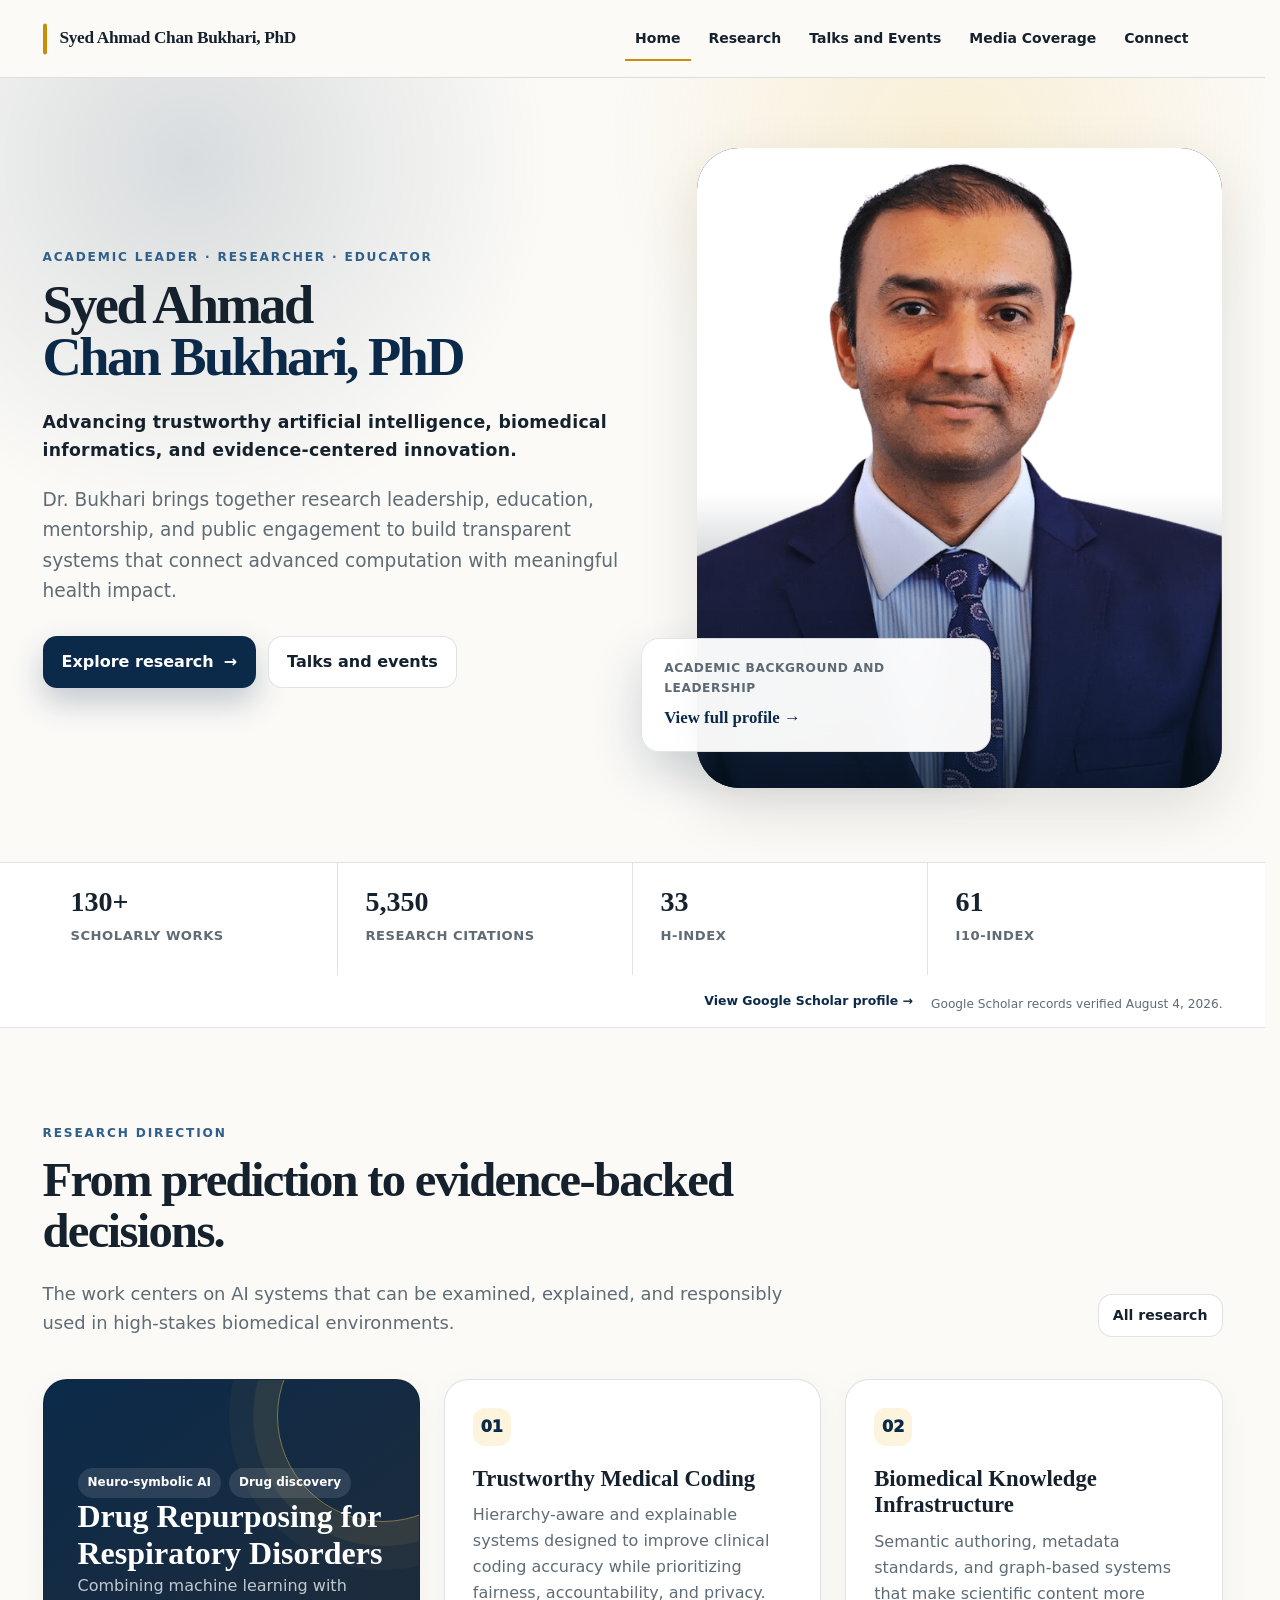
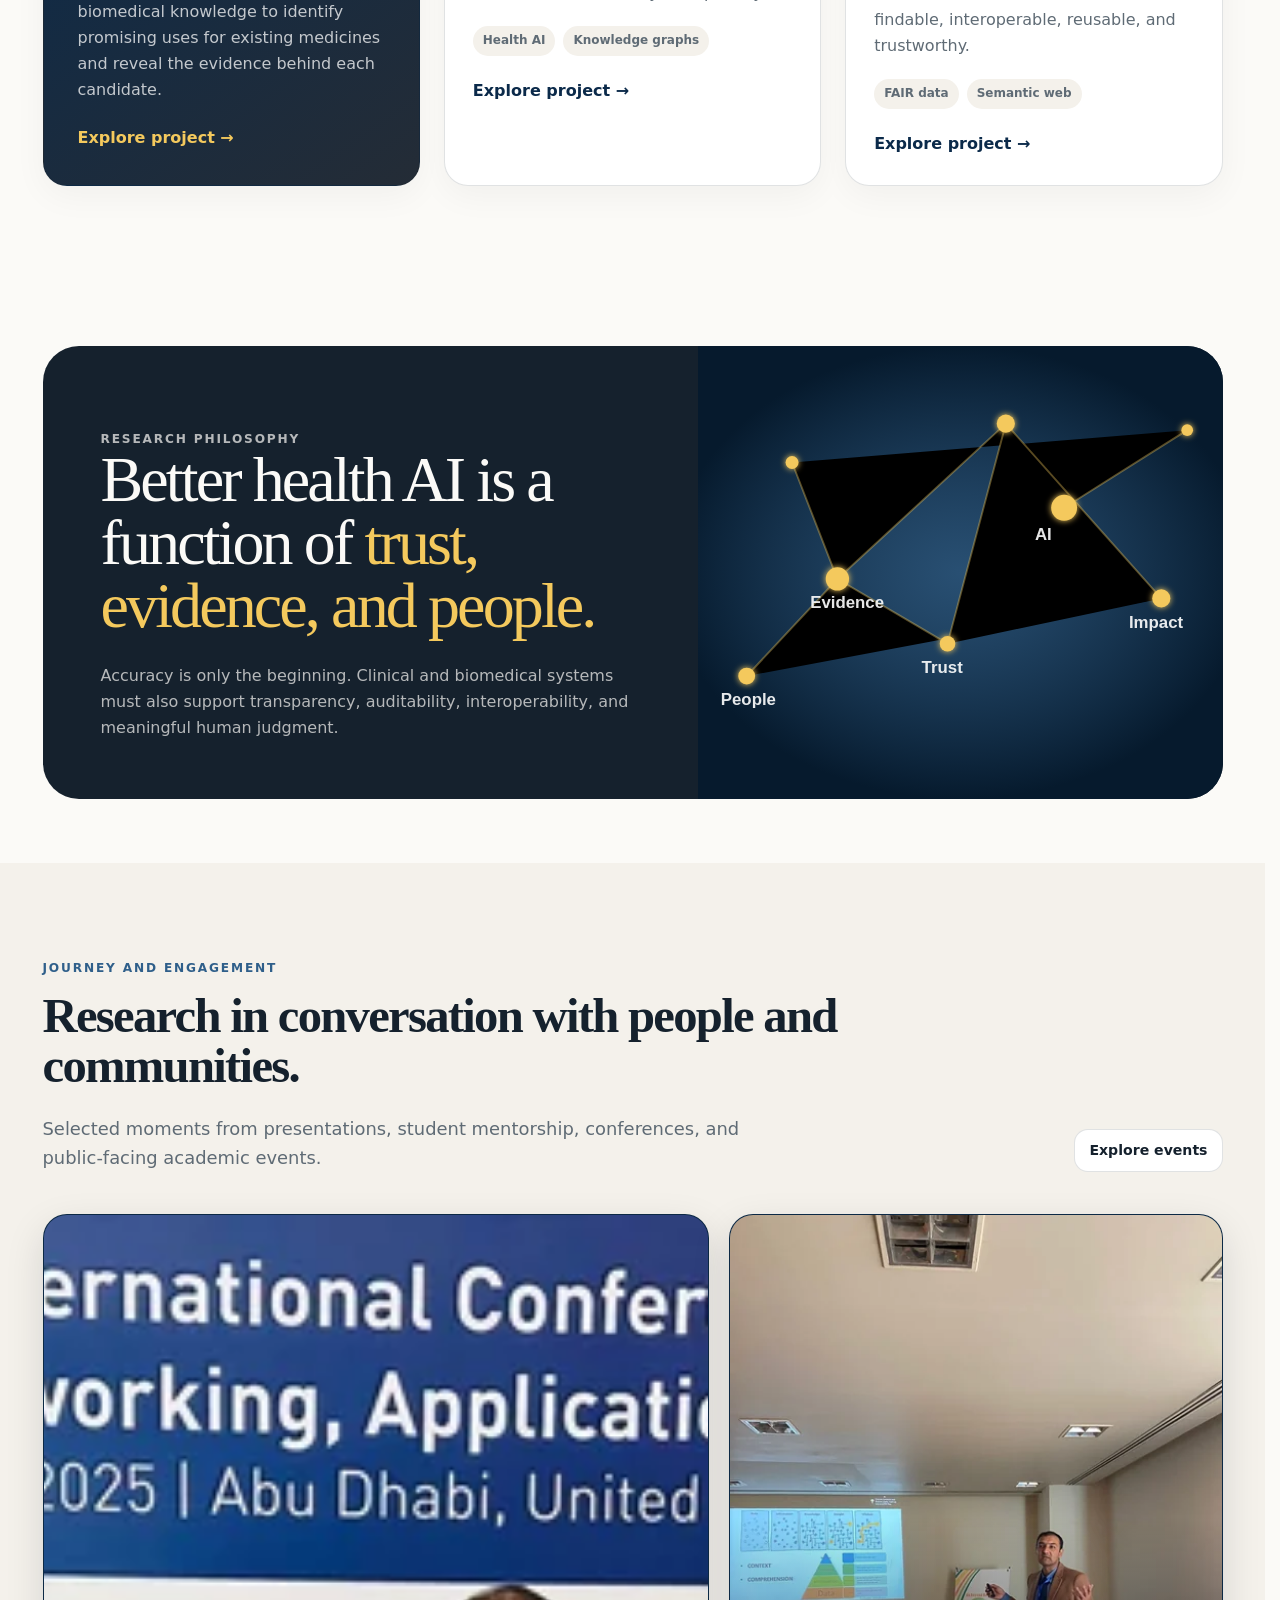
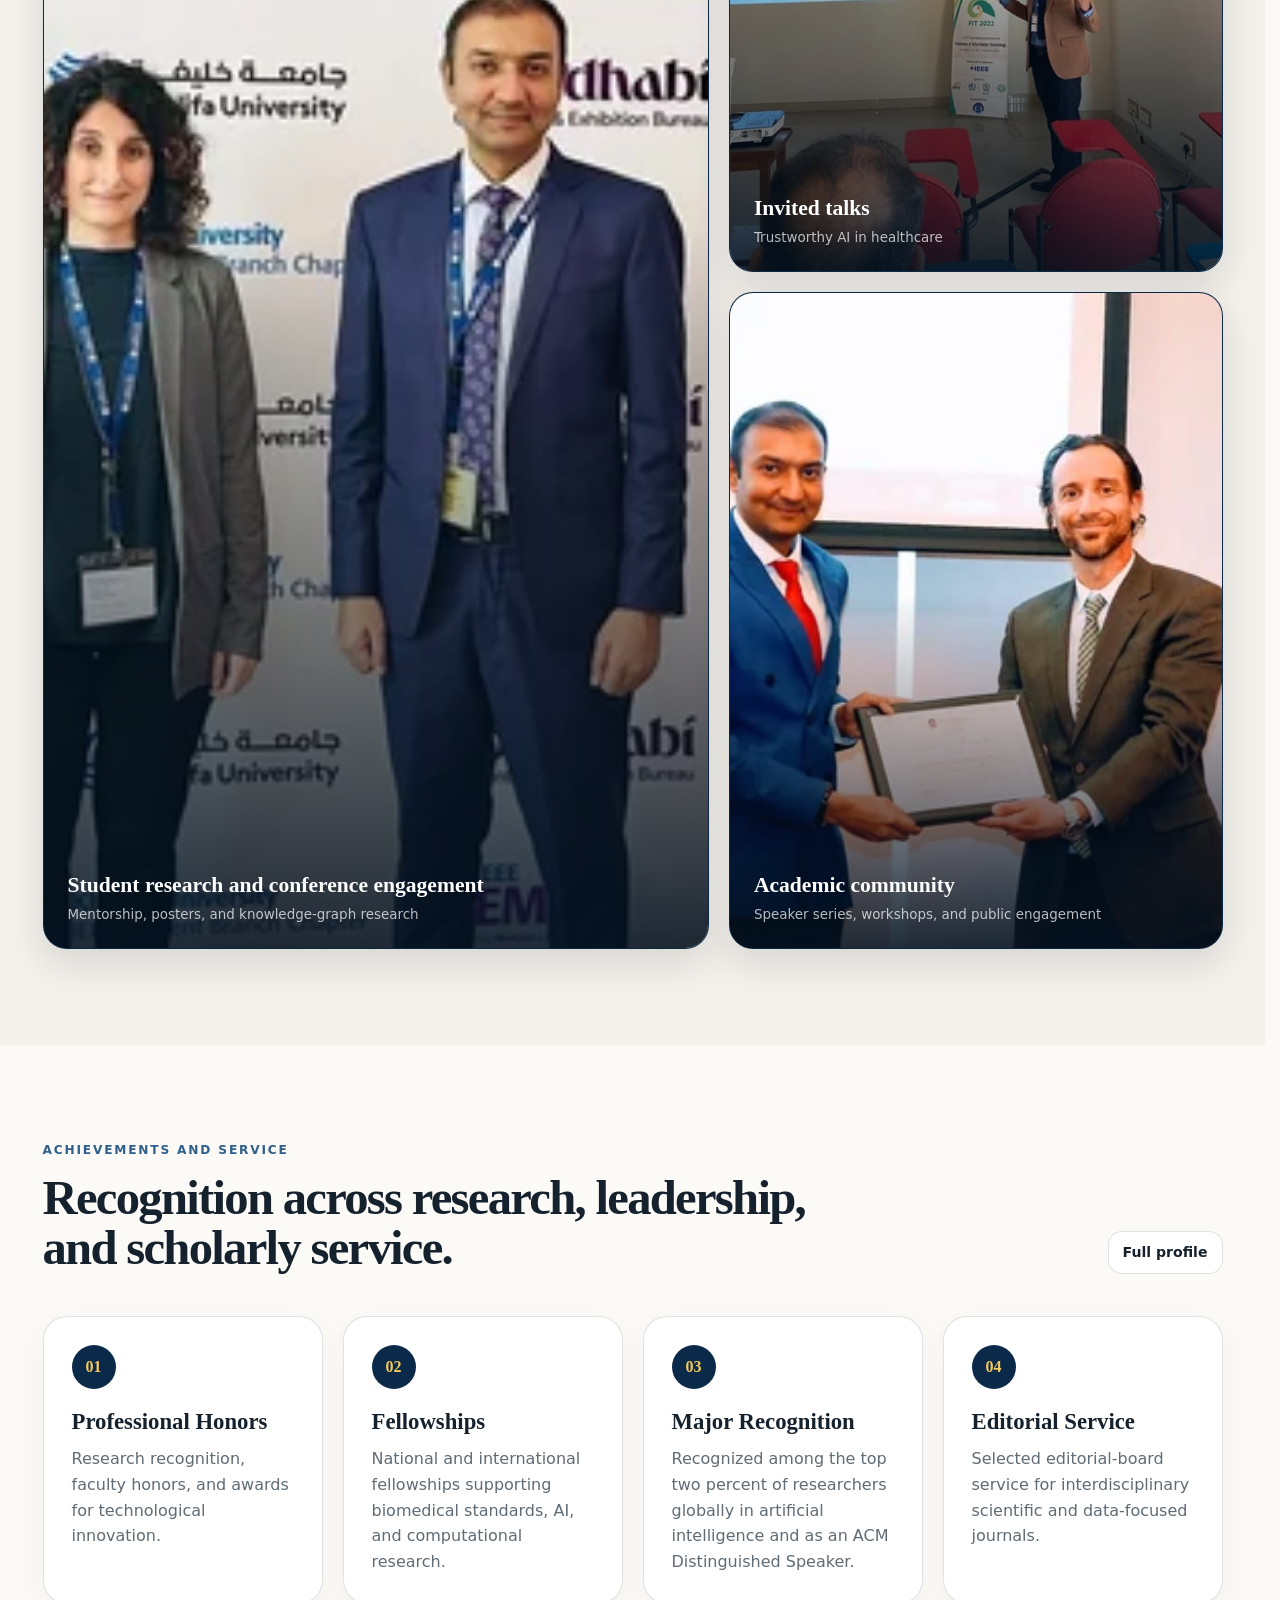
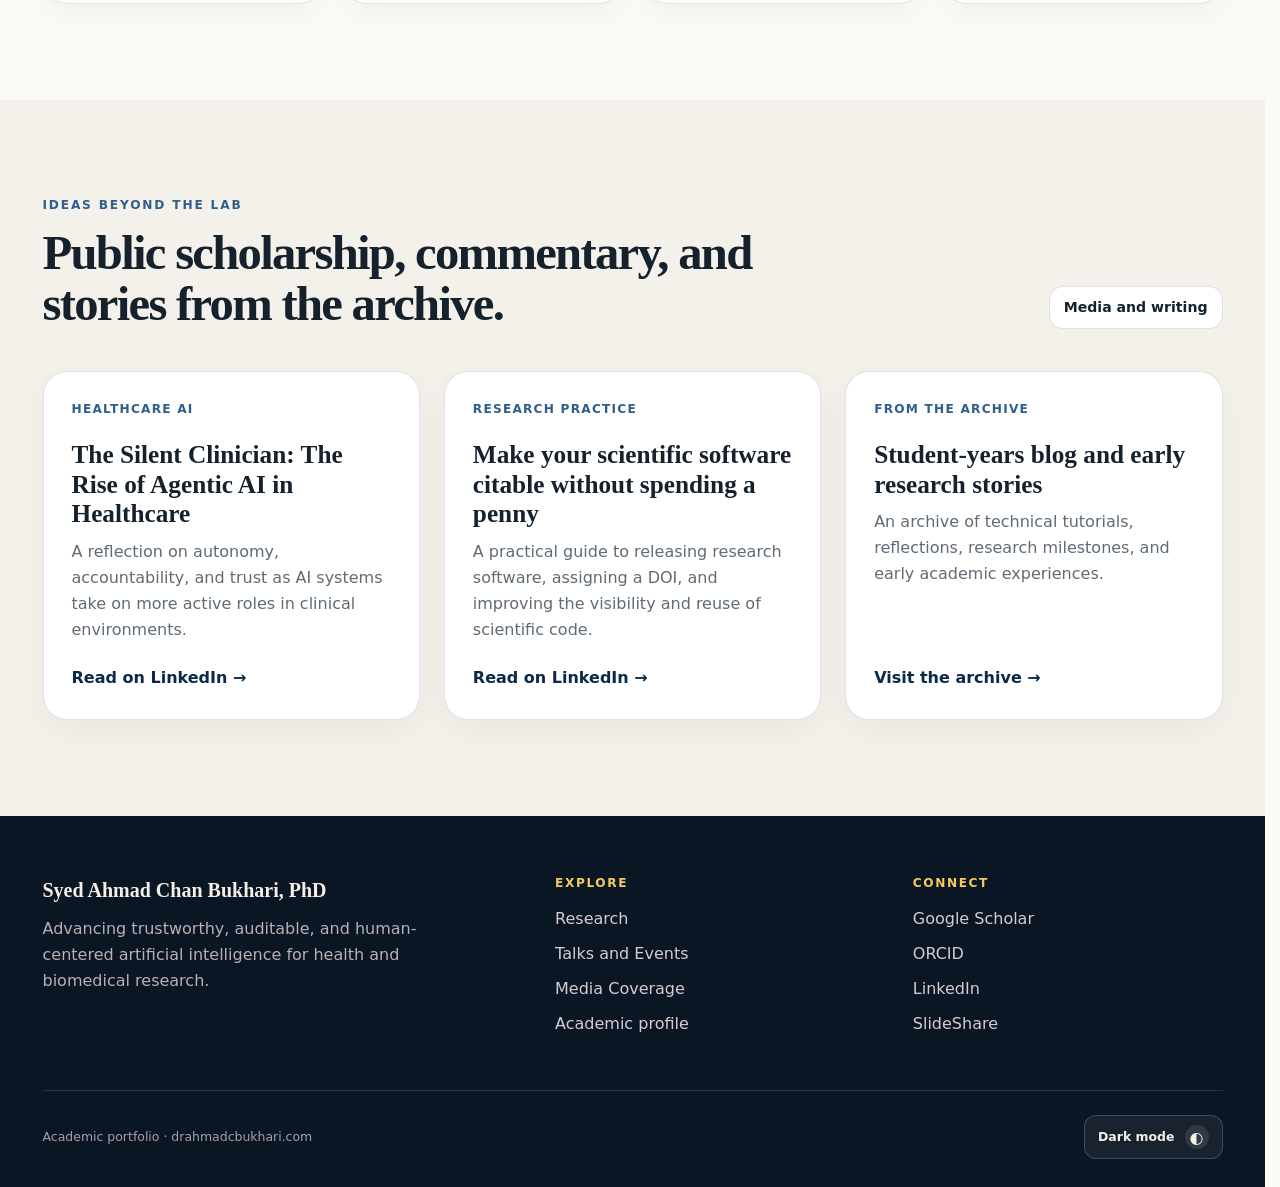
<file: index.html>
<!DOCTYPE html>

<html data-theme="light" lang="en">
<head>
<meta charset="utf-8"/>
<meta content="width=device-width, initial-scale=1" name="viewport"/>
<title>Syed Ahmad Chan Bukhari, PhD | Academic Leader, Researcher, Educator</title>
<meta content="Professional portfolio of Syed Ahmad Chan Bukhari, PhD, highlighting trustworthy AI, biomedical informatics, academic leadership, talks, media, and public scholarship." name="description"/>
<meta content="#0b2a4a" name="theme-color"/>
<meta content="Syed Ahmad Chan Bukhari, PhD | Academic Leader, Researcher, Educator" property="og:title"/>
<meta content="Professional portfolio of Syed Ahmad Chan Bukhari, PhD, highlighting trustworthy AI, biomedical informatics, academic leadership, talks, media, and public scholarship." property="og:description"/>
<meta content="website" property="og:type"/>
<meta content="https://drahmadcbukhari.com/" property="og:url"/>
<link href="https://drahmadcbukhari.com/" rel="canonical"/>
<script data-theme-init="">(() => { try { const saved = localStorage.getItem('sacb-theme'); document.documentElement.dataset.theme = saved || (matchMedia('(prefers-color-scheme: dark)').matches ? 'dark' : 'light'); } catch {} })();</script><link href="assets/css/site.css?v=20260804-1" rel="stylesheet"/><link href="assets/css/components.css?v=20260804-1" rel="stylesheet"/>
<script defer="" src="assets/js/site.js?v=20260804-1"></script>
<meta content="light dark" name="color-scheme"/><meta content="Syed Ahmad Chan Bukhari, PhD" property="og:site_name"/><meta content="https://drahmadcbukhari.com/assets/images/social-card.webp" property="og:image"/><meta content="Academic profile of Dr. Syed Ahmad Chan Bukhari" property="og:image:alt"/><meta content="1200" property="og:image:width"/><meta content="630" property="og:image:height"/><meta content="summary_large_image" name="twitter:card"/><meta content="Syed Ahmad Chan Bukhari, PhD | Academic Leader, Researcher, Educator" name="twitter:title"/><meta content="Professional portfolio of Syed Ahmad Chan Bukhari, PhD, highlighting trustworthy AI, biomedical informatics, academic leadership, talks, media, and public scholarship." name="twitter:description"/><meta content="https://drahmadcbukhari.com/assets/images/social-card.webp" name="twitter:image"/><meta content="Academic profile of Dr. Syed Ahmad Chan Bukhari" name="twitter:image:alt"/><link href="assets/images/monogram.svg" rel="icon" type="image/svg+xml"/><script data-site-structured-data="" type="application/ld+json">{
  "@context": "https://schema.org",
  "@type": "ProfilePage",
  "@id": "https://drahmadcbukhari.com/#profile-page",
  "url": "https://drahmadcbukhari.com/",
  "name": "Syed Ahmad Chan Bukhari, PhD | Academic Leader, Researcher, Educator",
  "mainEntity": {
    "@type": "Person",
    "@id": "https://drahmadcbukhari.com/#person",
    "name": "Syed Ahmad Chan Bukhari",
    "honorificSuffix": "PhD",
    "image": "https://drahmadcbukhari.com/assets/images/profile-square.webp",
    "url": "https://drahmadcbukhari.com/",
    "description": "Academic leader, researcher, and educator working across trustworthy artificial intelligence and biomedical informatics.",
    "affiliation": {
      "@type": "CollegeOrUniversity",
      "name": "St. John’s University",
      "url": "https://www.stjohns.edu/"
    },
    "alumniOf": [
      {
        "@type": "CollegeOrUniversity",
        "name": "University of New Brunswick",
        "url": "https://www.unb.ca/"
      },
      {
        "@type": "CollegeOrUniversity",
        "name": "University of the Punjab",
        "url": "https://pu.edu.pk/"
      },
      {
        "@type": "CollegeOrUniversity",
        "name": "Gyeongsang National University",
        "url": "https://www.gnu.ac.kr/"
      }
    ],
    "sameAs": [
      "https://www.stjohns.edu/academics/faculty/syed-ahmad-chan-bukhari",
      "https://scholar.google.com/citations?user=JhWJ5PEAAAAJ&hl=en",
      "https://orcid.org/0000-0002-6517-5261",
      "https://www.linkedin.com/in/drahmadbukhari/",
      "https://www.slideshare.net/bukharig8?itemsPerPage=14",
      "https://bukharilab.org/"
    ],
    "knowsAbout": [
      "Trustworthy artificial intelligence",
      "Health artificial intelligence",
      "Biomedical informatics",
      "Health data science",
      "Knowledge graphs",
      "Information retrieval",
      "Semantic web technologies"
    ]
  },
  "dateModified": "2026-08-04"
}</script><meta content="image/webp" property="og:image:type"/></head>
<body data-page="home">
<a class="skip-link" href="#main">Skip to content</a>
<header class="site-header">
<div class="container nav-wrap">
<a aria-label="Syed Ahmad Chan Bukhari home" class="brand brand-text-only" href="index.html">
<span class="brand-text"><strong>Syed Ahmad Chan Bukhari, PhD</strong></span>
</a>
<nav aria-label="Primary navigation" class="site-nav" data-site-nav="" id="primary-navigation"><a aria-current="page" data-nav-page="home" href="index.html">Home</a><a data-nav-page="research" href="research.html">Research</a><a data-nav-page="talks" href="talks-events.html">Talks and Events</a><a data-nav-page="media" href="media-coverage.html">Media Coverage</a><a data-nav-page="connect" href="connect.html">Connect</a></nav>
<div class="nav-actions"><button aria-controls="primary-navigation" aria-expanded="false" aria-label="Open menu" class="icon-button menu-button" data-menu-toggle="" type="button">☰</button></div>
</div>
</header>
<main id="main" tabindex="-1">
<section class="hero">
<div class="container hero-grid">
<div class="hero-copy reveal">
<p class="eyebrow">Academic Leader · Researcher · Educator</p>
<h1><span class="hero-name-line">Syed Ahmad</span><span class="hero-name-line hero-name-accent">Chan Bukhari, PhD</span></h1>
<p class="hero-role">Advancing trustworthy artificial intelligence, biomedical informatics, and evidence-centered innovation.</p>
<p class="hero-summary">Dr. Bukhari brings together research leadership, education, mentorship, and public engagement to build transparent systems that connect advanced computation with meaningful health impact.</p>
<div class="hero-actions"><a class="button button-primary" href="research.html">Explore research <span aria-hidden="true">→</span></a><a class="button button-secondary" href="talks-events.html">Talks and events</a></div>
</div>
<div class="hero-visual reveal">
<div class="portrait-shell"><img alt="Portrait of Dr. Syed Ahmad Chan Bukhari" decoding="async" fetchpriority="high" height="1318" loading="eager" sizes="(max-width: 760px) 88vw, 40vw" src="assets/images/dr-bukhari.webp" srcset="assets/images/dr-bukhari-480.webp 480w, assets/images/dr-bukhari.webp 879w" width="879"/></div>
<a class="profile-under-photo" href="leadership.html"><span>Academic background and leadership</span><strong>View full profile →</strong></a>
</div>
</div>
</section>
<section aria-label="Selected academic indicators" class="trust-strip">
<div class="container trust-grid">
<div class="trust-item"><strong data-scholar-metric="publications">130+</strong><span>Scholarly works</span></div>
<div class="trust-item"><strong data-scholar-metric="citations">5,350</strong><span>Research citations</span></div>
<div class="trust-item"><strong data-scholar-metric="h_index">33</strong><span>h-index</span></div>
<div class="trust-item"><strong data-scholar-metric="i10_index">61</strong><span>i10-index</span></div>
</div>
<div class="container metrics-note metrics-note-source"><a href="https://scholar.google.com/citations?user=JhWJ5PEAAAAJ&amp;hl=en" rel="noopener" target="_blank">View Google Scholar profile →</a><p class="scholar-update-note">Google Scholar records verified <span data-scholar-updated="">August 4, 2026</span>.</p></div>
</section>
<section class="section">
<div class="container">
<div class="section-head reveal"><div><p class="eyebrow">Research direction</p><h2 class="section-title">From prediction to evidence-backed decisions.</h2><p class="section-lede">The work centers on AI systems that can be examined, explained, and responsibly used in high-stakes biomedical environments.</p></div><a class="button button-secondary button-small" href="research.html">All research</a></div>
<div class="grid-3">
<article class="card feature-card reveal"><div class="tag-row"><span class="tag">Neuro-symbolic AI</span><span class="tag">Drug discovery</span></div><h3>Drug Repurposing for Respiratory Disorders</h3><p>Combining machine learning with biomedical knowledge to identify promising uses for existing medicines and reveal the evidence behind each candidate.</p><a class="card-link" href="research.html#drug-repurposing">Explore project →</a></article>
<article class="card reveal"><span class="card-number">01</span><h3>Trustworthy Medical Coding</h3><p>Hierarchy-aware and explainable systems designed to improve clinical coding accuracy while prioritizing fairness, accountability, and privacy.</p><div class="tag-row"><span class="tag">Health AI</span><span class="tag">Knowledge graphs</span></div><a class="card-link" href="research.html#medical-coding">Explore project →</a></article>
<article class="card reveal"><span class="card-number">02</span><h3>Biomedical Knowledge Infrastructure</h3><p>Semantic authoring, metadata standards, and graph-based systems that make scientific content more findable, interoperable, reusable, and trustworthy.</p><div class="tag-row"><span class="tag">FAIR data</span><span class="tag">Semantic web</span></div><a class="card-link" href="research.html#biomedical-knowledge">Explore project →</a></article>
</div>
</div>
</section>
<section class="section-sm"><div class="container statement reveal"><div class="statement-grid"><div class="statement-copy"><p class="eyebrow">Research Philosophy</p><blockquote>Better health AI is a function of <em>trust, evidence, and people.</em></blockquote><p>Accuracy is only the beginning. Clinical and biomedical systems must also support transparency, auditability, interoperability, and meaningful human judgment.</p></div><div aria-label="Abstract network connecting evidence, trust, people, and impact" class="statement-art" role="img"></div></div></div></section>
<section class="section section-alt" id="journey">
<div class="container">
<div class="section-head reveal"><div><p class="eyebrow">Journey and engagement</p><h2 class="section-title">Research in conversation with people and communities.</h2><p class="section-lede">Selected moments from presentations, student mentorship, conferences, and public-facing academic events.</p></div><a class="button button-secondary button-small" href="talks-events.html">Explore events</a></div>
<div class="event-gallery">
<a class="event-photo event-photo-large" href="https://www.linkedin.com/posts/drahmadbukhari_st-johns-university-please-stop-by-poster-activity-7183507562699358208-w80x" rel="noopener" target="_blank"><img alt="Dr. Bukhari with colleagues at an IEEE healthcare conference" decoding="async" height="1200" loading="lazy" sizes="(max-width: 760px) 100vw, 33vw" src="assets/images/event-conference.webp" srcset="assets/images/event-conference-480.webp 480w, assets/images/event-conference-960.webp 960w, assets/images/event-conference.webp 1600w" width="1600"/><span><strong>Student research and conference engagement</strong><small>Mentorship, posters, and knowledge-graph research</small></span></a>
<a class="event-photo" href="https://www.linkedin.com/posts/drahmadbukhari_ieeehealthcom-aiinhealthcare-trustworthyai-activity-7386442346067927040-SM3e" rel="noopener" target="_blank"><img alt="Dr. Bukhari delivering a conference presentation" decoding="async" height="1800" loading="lazy" sizes="(max-width: 760px) 100vw, 33vw" src="assets/images/event-talk.webp" srcset="assets/images/event-talk-480.webp 480w, assets/images/event-talk-960.webp 960w, assets/images/event-talk.webp 1350w" width="1350"/><span><strong>Invited talks</strong><small>Trustworthy AI in healthcare</small></span></a>
<a class="event-photo" href="https://www.linkedin.com/posts/drahmadbukhari_waterequity-publichealth-communitydevelopment-activity-7166582670968225793-wY_a" rel="noopener" target="_blank"><img alt="Dr. Bukhari receiving an academic recognition" decoding="async" height="1200" loading="lazy" sizes="(max-width: 760px) 100vw, 33vw" src="assets/images/event-recognition.webp" srcset="assets/images/event-recognition-480.webp 480w, assets/images/event-recognition-960.webp 960w, assets/images/event-recognition.webp 1800w" width="1800"/><span><strong>Academic community</strong><small>Speaker series, workshops, and public engagement</small></span></a>
</div>
</div>
</section>
<section class="section">
<div class="container">
<div class="section-head reveal"><div><p class="eyebrow">Achievements and service</p><h2 class="section-title">Recognition across research, leadership, and scholarly service.</h2></div><a class="button button-secondary button-small" href="leadership.html#recognition">Full profile</a></div>
<div class="grid-4 achievement-grid">
<article class="card achievement-card"><span class="achievement-mark">01</span><h3>Professional Honors</h3><p>Research recognition, faculty honors, and awards for technological innovation.</p></article>
<article class="card achievement-card"><span class="achievement-mark">02</span><h3>Fellowships</h3><p>National and international fellowships supporting biomedical standards, AI, and computational research.</p></article>
<article class="card achievement-card"><span class="achievement-mark">03</span><h3>Major Recognition</h3><p>Recognized among the top two percent of researchers globally in artificial intelligence and as an ACM Distinguished Speaker.</p></article>
<article class="card achievement-card"><span class="achievement-mark">04</span><h3>Editorial Service</h3><p>Selected editorial-board service for interdisciplinary scientific and data-focused journals.</p></article>
</div>
</div>
</section>
<section class="section section-alt">
<div class="container">
<div class="section-head reveal"><div><p class="eyebrow">Ideas beyond the lab</p><h2 class="section-title">Public scholarship, commentary, and stories from the archive.</h2></div><a class="button button-secondary button-small" href="media-coverage.html">Media and writing</a></div>
<div class="grid-3">
<article class="card article-card"><span class="article-kicker">Healthcare AI</span><h3>The Silent Clinician: The Rise of Agentic AI in Healthcare</h3><p>A reflection on autonomy, accountability, and trust as AI systems take on more active roles in clinical environments.</p><a class="card-link" href="https://www.linkedin.com/pulse/silent-clinician-rise-agentic-ai-healthcare-bukhari-phd-hd8oe" rel="noopener" target="_blank">Read on LinkedIn →</a></article>
<article class="card article-card"><span class="article-kicker">Research practice</span><h3>Make your scientific software citable without spending a penny</h3><p>A practical guide to releasing research software, assigning a DOI, and improving the visibility and reuse of scientific code.</p><a class="card-link" href="https://www.linkedin.com/pulse/make-your-scientific-software-citable-without-spending-bukhari" rel="noopener" target="_blank">Read on LinkedIn →</a></article>
<article class="card article-card"><span class="article-kicker">From the archive</span><h3>Student-years blog and early research stories</h3><p>An archive of technical tutorials, reflections, research milestones, and early academic experiences.</p><a class="card-link" href="https://ahmedchan.wordpress.com/" rel="noopener" target="_blank">Visit the archive →</a></article>
</div>
</div>
</section>
</main>
<footer class="site-footer">
<div class="container">
<div class="footer-grid">
<div class="footer-brand footer-brand-text-only"><div><strong>Syed Ahmad Chan Bukhari, PhD</strong><p>Advancing trustworthy, auditable, and human-centered artificial intelligence for health and biomedical research.</p></div></div>
<div class="footer-links"><h2>Explore</h2><a href="research.html">Research</a><a href="talks-events.html">Talks and Events</a><a href="media-coverage.html">Media Coverage</a><a href="leadership.html">Academic profile</a></div>
<div class="footer-links"><h2>Connect</h2><a href="https://scholar.google.com/citations?user=JhWJ5PEAAAAJ&amp;hl=en" rel="noopener" target="_blank">Google Scholar</a><a href="https://orcid.org/0000-0002-6517-5261" rel="noopener" target="_blank">ORCID</a><a href="https://www.linkedin.com/in/drahmadbukhari/" rel="noopener" target="_blank">LinkedIn</a><a href="https://www.slideshare.net/bukharig8?itemsPerPage=14" rel="noopener" target="_blank">SlideShare</a></div>
</div>
<div class="footer-bottom"><span>Academic portfolio · drahmadcbukhari.com</span><button aria-label="Switch color theme" class="footer-theme-button" data-theme-toggle="" type="button"><span data-theme-label="">Dark mode</span><span aria-hidden="true" data-theme-icon="">◐</span></button></div>
</div>
</footer>
</body>
</html>
</file>
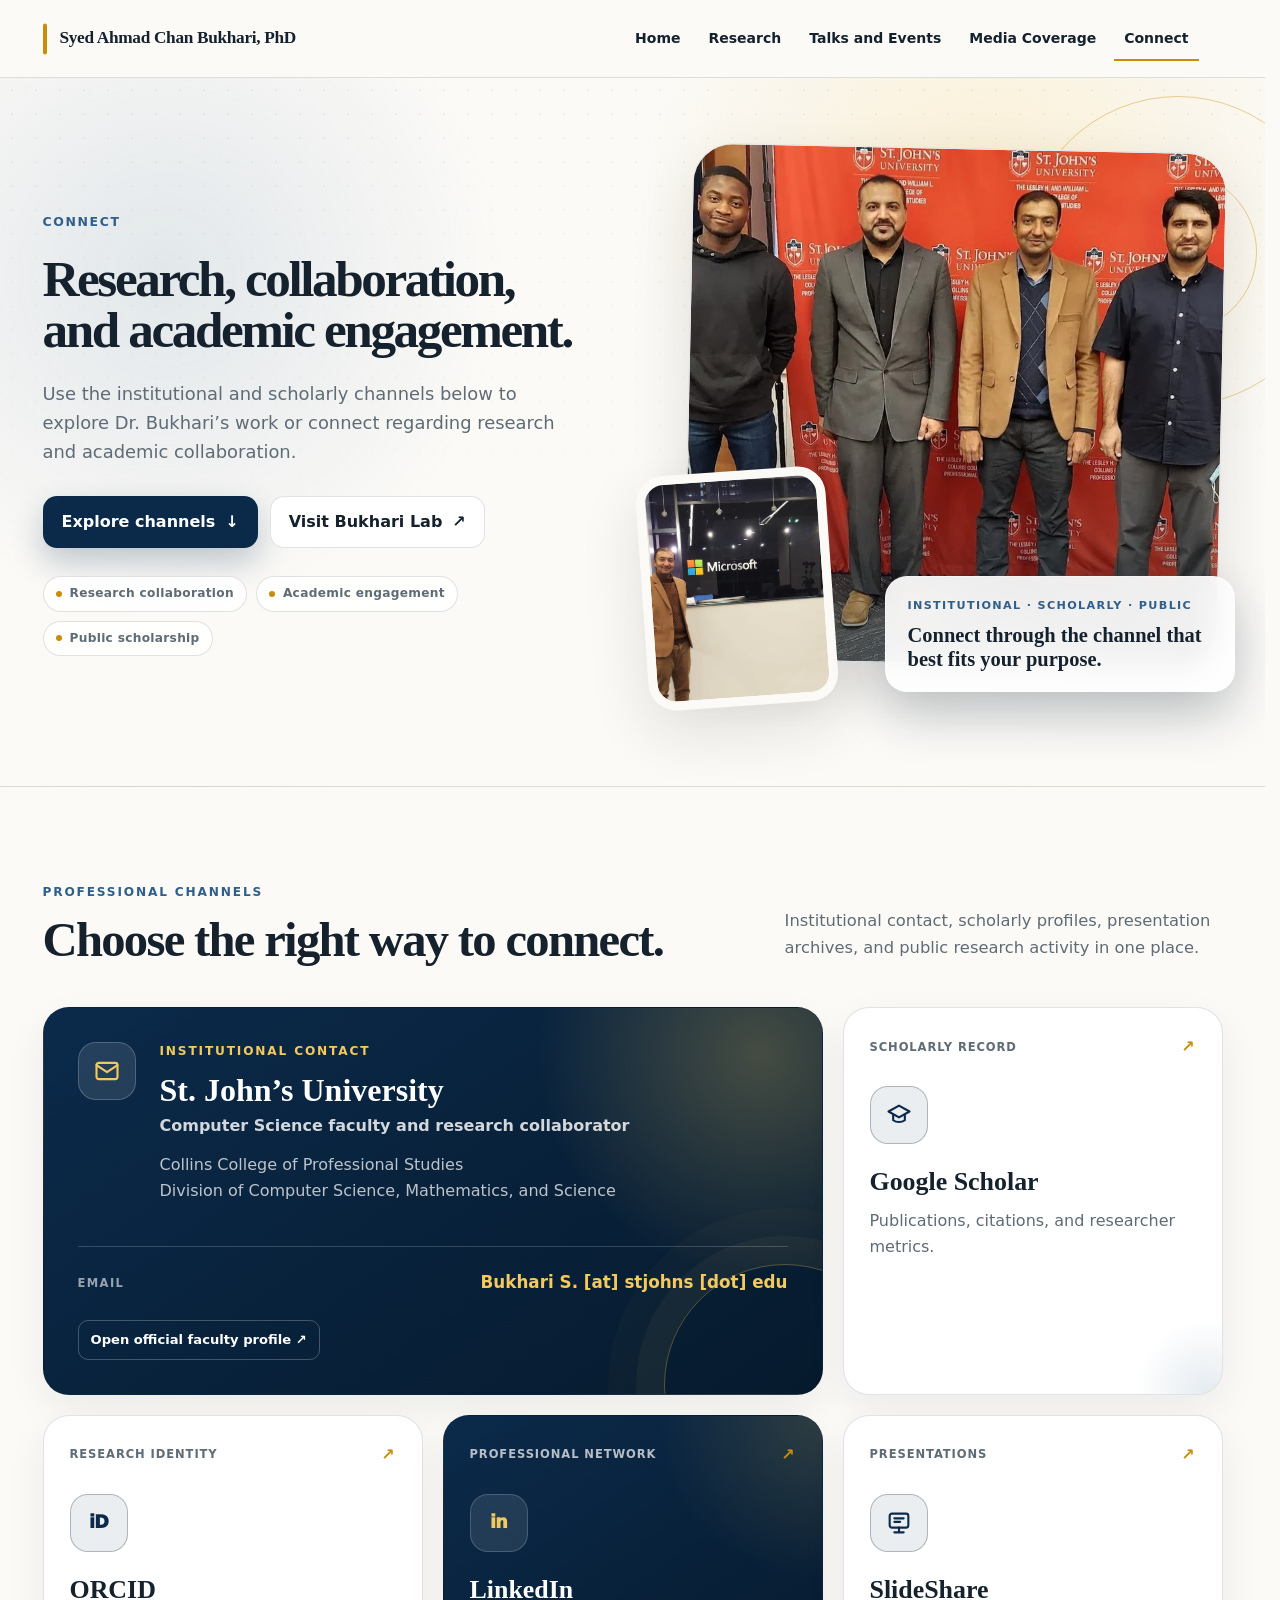
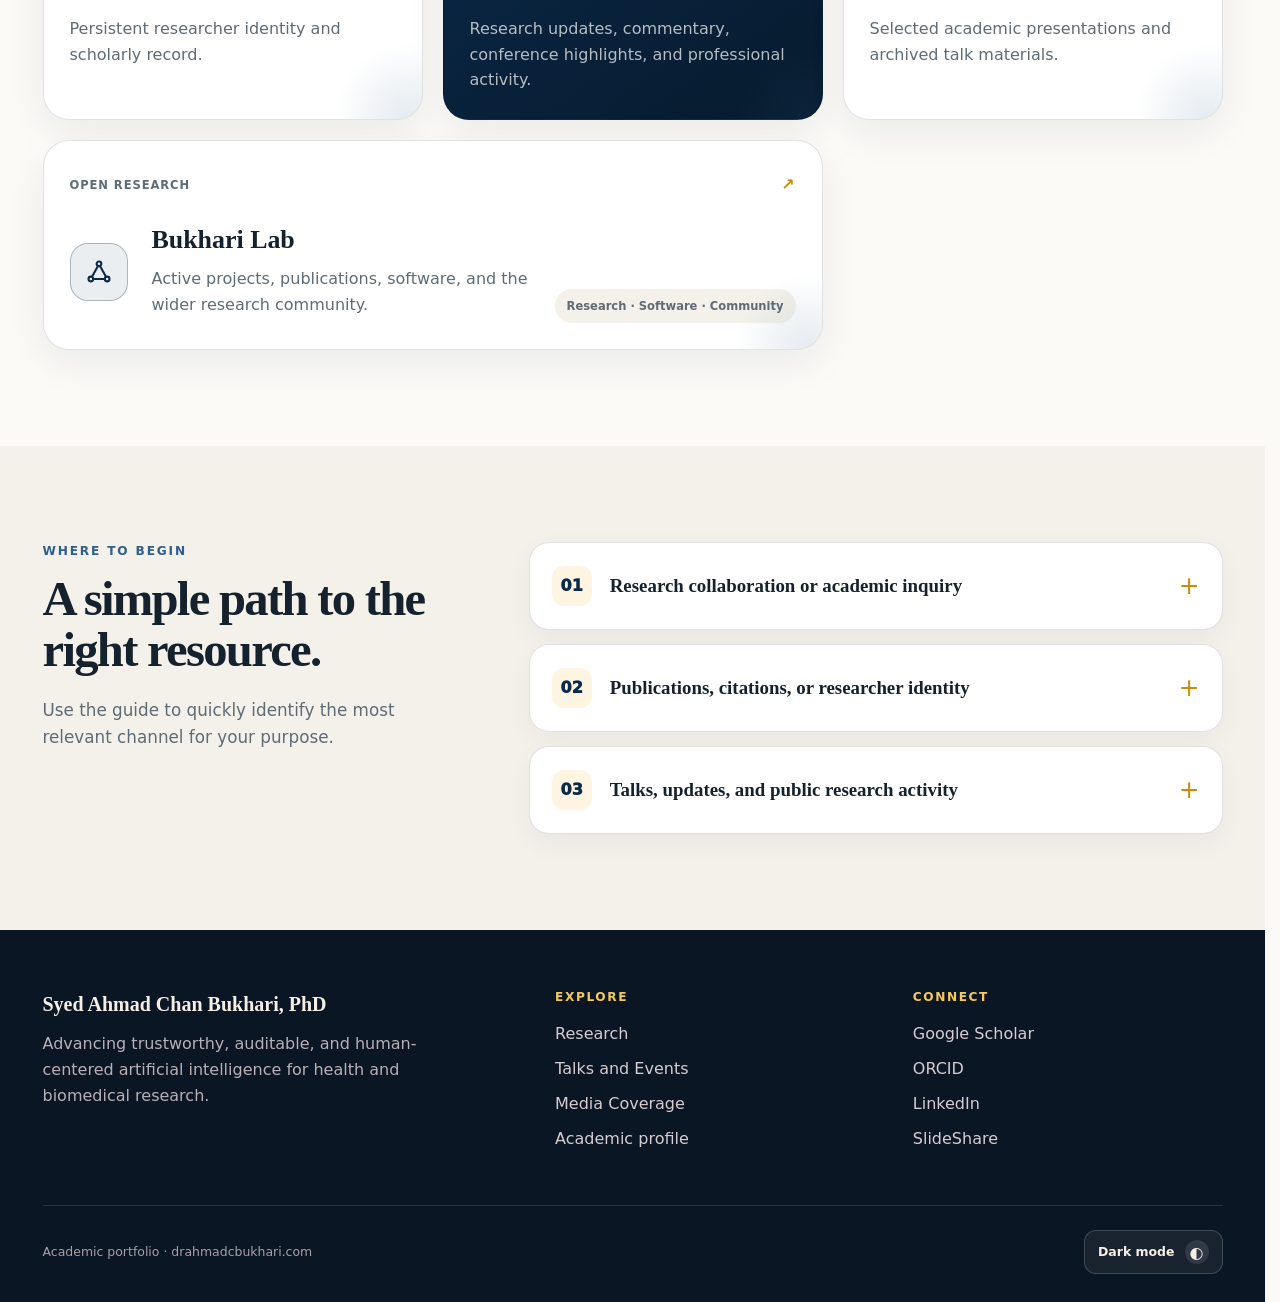
<file: connect.html>
<!DOCTYPE html>

<html data-theme="light" lang="en">
<head>
<meta charset="utf-8"/>
<meta content="width=device-width, initial-scale=1" name="viewport"/>
<title>Connect | Syed Ahmad Chan Bukhari, PhD</title>
<meta content="Institutional contact and scholarly links for Syed Ahmad Chan Bukhari, PhD." name="description"/>
<meta content="#0b2a4a" name="theme-color"/>
<meta content="Connect | Syed Ahmad Chan Bukhari, PhD" property="og:title"/>
<meta content="Institutional contact and scholarly links for Syed Ahmad Chan Bukhari, PhD." property="og:description"/>
<meta content="website" property="og:type"/>
<meta content="https://drahmadcbukhari.com/connect.html" property="og:url"/>
<link href="https://drahmadcbukhari.com/connect.html" rel="canonical"/>
<link href="assets/images/monogram.svg" rel="icon" type="image/svg+xml"/>
<script data-theme-init="">(() => { try { const saved = localStorage.getItem('sacb-theme'); document.documentElement.dataset.theme = saved || (matchMedia('(prefers-color-scheme: dark)').matches ? 'dark' : 'light'); } catch {} })();</script><link href="assets/css/site.css?v=20260804-1" rel="stylesheet"/><link href="assets/css/components.css?v=20260804-1" rel="stylesheet"/>
<link data-page-style="" href="assets/css/connect.css?v=20260804-1" rel="stylesheet"/>
<script defer="" src="assets/js/site.js?v=20260804-1"></script>
<meta content="light dark" name="color-scheme"/><meta content="Syed Ahmad Chan Bukhari, PhD" property="og:site_name"/><meta content="https://drahmadcbukhari.com/assets/images/social-card.webp" property="og:image"/><meta content="Academic profile of Dr. Syed Ahmad Chan Bukhari" property="og:image:alt"/><meta content="1200" property="og:image:width"/><meta content="630" property="og:image:height"/><meta content="summary_large_image" name="twitter:card"/><meta content="Connect | Syed Ahmad Chan Bukhari, PhD" name="twitter:title"/><meta content="Institutional contact and scholarly links for Syed Ahmad Chan Bukhari, PhD." name="twitter:description"/><meta content="https://drahmadcbukhari.com/assets/images/social-card.webp" name="twitter:image"/><meta content="Academic profile of Dr. Syed Ahmad Chan Bukhari" name="twitter:image:alt"/><script data-site-structured-data="" type="application/ld+json">{
  "@context": "https://schema.org",
  "@type": "BreadcrumbList",
  "itemListElement": [
    {
      "@type": "ListItem",
      "position": 1,
      "name": "Home",
      "item": "https://drahmadcbukhari.com/"
    },
    {
      "@type": "ListItem",
      "position": 2,
      "name": "Connect",
      "item": "https://drahmadcbukhari.com/connect.html"
    }
  ]
}</script><meta content="image/webp" property="og:image:type"/></head>
<body data-page="connect">
<a class="skip-link" href="#main">Skip to content</a>
<header class="site-header">
<div class="container nav-wrap">
<a aria-label="Syed Ahmad Chan Bukhari home" class="brand brand-text-only" href="index.html">
<span class="brand-text"><strong>Syed Ahmad Chan Bukhari, PhD</strong></span>
</a>
<nav aria-label="Primary navigation" class="site-nav" data-site-nav="" id="primary-navigation"><a data-nav-page="home" href="index.html">Home</a><a data-nav-page="research" href="research.html">Research</a><a data-nav-page="talks" href="talks-events.html">Talks and Events</a><a data-nav-page="media" href="media-coverage.html">Media Coverage</a><a aria-current="page" data-nav-page="connect" href="connect.html">Connect</a></nav>
<div class="nav-actions"><button aria-controls="primary-navigation" aria-expanded="false" aria-label="Open menu" class="icon-button menu-button" data-menu-toggle="" type="button">☰</button></div>
</div>
</header>
<main class="connect-page" id="main" tabindex="-1">
<section class="connect-hero">
<div class="container connect-hero-grid">
<div class="connect-hero-copy">
<p class="breadcrumb">Connect</p>
<h1>Research, collaboration, and academic engagement.</h1>
<p>Use the institutional and scholarly channels below to explore Dr. Bukhari’s work or connect regarding research and academic collaboration.</p>
<div class="connect-hero-actions">
<a class="button button-primary" href="#connect-channels">Explore channels <span aria-hidden="true">↓</span></a>
<a class="button button-secondary" href="https://bukharilab.org/" rel="noopener" target="_blank">Visit Bukhari Lab <span aria-hidden="true">↗</span></a>
</div>
<div aria-label="Areas of engagement" class="connect-focus-list">
<span>Research collaboration</span>
<span>Academic engagement</span>
<span>Public scholarship</span>
</div>
</div>
<figure aria-label="Professional collaboration and academic engagement" class="connect-hero-visual">
<div class="connect-photo connect-photo-main">
<img alt="Dr. Bukhari with colleagues at St. John’s University" decoding="async" fetchpriority="high" height="913" loading="eager" sizes="(max-width: 900px) 100vw, 50vw" src="assets/images/connect/collaboration-stjohns.webp" srcset="assets/images/connect/collaboration-stjohns-480.webp 480w, assets/images/connect/collaboration-stjohns-960.webp 960w, assets/images/connect/collaboration-stjohns.webp 1217w" width="1217"/>
</div>
<div class="connect-photo connect-photo-secondary">
<img alt="Dr. Bukhari at a technology and healthcare professional event" decoding="async" height="1130" loading="eager" sizes="(max-width: 900px) 100vw, 50vw" src="assets/images/connect/technology-engagement.webp" srcset="assets/images/connect/technology-engagement-480.webp 480w, assets/images/connect/technology-engagement.webp 900w" width="900"/>
</div>
<div class="connect-visual-card">
<span>Institutional · Scholarly · Public</span>
<strong>Connect through the channel that best fits your purpose.</strong>
</div>
<span aria-hidden="true" class="connect-orbit connect-orbit-one"></span>
<span aria-hidden="true" class="connect-orbit connect-orbit-two"></span>
</figure>
</div>
</section>
<section class="section connect-channels-section" id="connect-channels">
<div class="container">
<div class="connect-section-head">
<div>
<p class="eyebrow">Professional channels</p>
<h2 class="section-title">Choose the right way to connect.</h2>
</div>
<p>Institutional contact, scholarly profiles, presentation archives, and public research activity in one place.</p>
</div>
<div class="connect-channel-grid">
<article class="connect-primary-card">
<div aria-hidden="true" class="connect-card-icon connect-card-icon-light">
<svg fill="none" stroke="currentColor" stroke-linecap="round" stroke-linejoin="round" stroke-width="1.8" viewbox="0 0 24 24"><rect height="14" rx="2" width="18" x="3" y="5"></rect><path d="m3 7 9 6 9-6"></path></svg>
</div>
<div class="connect-primary-copy">
<p class="eyebrow">Institutional contact</p>
<h3>St. John’s University</h3><p class="connect-current-role">Computer Science faculty and research collaborator</p>
<p>Collins College of Professional Studies<br/>Division of Computer Science, Mathematics, and Science</p>
</div>
<div class="connect-email-block">
<span>Email</span>
<strong aria-label="Email: Bukhari S at stjohns dot edu">Bukhari S. [at] stjohns [dot] edu</strong>
</div>
<a class="connect-primary-profile" href="https://www.stjohns.edu/academics/faculty/syed-ahmad-chan-bukhari" rel="noopener" target="_blank">Open official faculty profile ↗</a></article>
<a class="connect-link-card" href="https://scholar.google.com/citations?user=JhWJ5PEAAAAJ&amp;hl=en" rel="noopener" target="_blank">
<div class="connect-card-topline"><span>Scholarly record</span><span aria-hidden="true">↗</span></div>
<div aria-hidden="true" class="connect-card-icon">
<svg fill="none" stroke="currentColor" stroke-linecap="round" stroke-linejoin="round" stroke-width="1.8" viewbox="0 0 24 24"><path d="m3 9 9-5 9 5-9 5-9-5Z"></path><path d="M7 12v4.5c2.8 2 7.2 2 10 0V12"></path></svg>
</div>
<h3>Google Scholar</h3>
<p>Publications, citations, and researcher metrics.</p>
</a>
<a class="connect-link-card" href="https://orcid.org/0000-0002-6517-5261" rel="noopener" target="_blank">
<div class="connect-card-topline"><span>Research identity</span><span aria-hidden="true">↗</span></div>
<div aria-hidden="true" class="connect-card-icon connect-card-icon-text">iD</div>
<h3>ORCID</h3>
<p>Persistent researcher identity and scholarly record.</p>
</a>
<a class="connect-link-card connect-link-card-dark" href="https://www.linkedin.com/in/drahmadbukhari/" rel="noopener" target="_blank">
<div class="connect-card-topline"><span>Professional network</span><span aria-hidden="true">↗</span></div>
<div aria-hidden="true" class="connect-card-icon connect-card-icon-text">in</div>
<h3>LinkedIn</h3>
<p>Research updates, commentary, conference highlights, and professional activity.</p>
</a>
<a class="connect-link-card" href="https://www.slideshare.net/bukharig8?itemsPerPage=14" rel="noopener" target="_blank">
<div class="connect-card-topline"><span>Presentations</span><span aria-hidden="true">↗</span></div>
<div aria-hidden="true" class="connect-card-icon">
<svg fill="none" stroke="currentColor" stroke-linecap="round" stroke-linejoin="round" stroke-width="1.8" viewbox="0 0 24 24"><rect height="12" rx="2" width="16" x="4" y="4"></rect><path d="M8 20h8M12 16v4M8 8h8M8 11h5"></path></svg>
</div>
<h3>SlideShare</h3>
<p>Selected academic presentations and archived talk materials.</p>
</a>
<a class="connect-link-card connect-link-card-wide" href="https://bukharilab.org/" rel="noopener" target="_blank">
<div class="connect-card-topline"><span>Open research</span><span aria-hidden="true">↗</span></div>
<div aria-hidden="true" class="connect-card-icon">
<svg fill="none" stroke="currentColor" stroke-linecap="round" stroke-linejoin="round" stroke-width="1.8" viewbox="0 0 24 24"><circle cx="12" cy="5" r="2"></circle><circle cx="5" cy="18" r="2"></circle><circle cx="19" cy="18" r="2"></circle><path d="M11 7 6 16M13 7l5 9M7 18h10"></path></svg>
</div>
<div>
<h3>Bukhari Lab</h3>
<p>Active projects, publications, software, and the wider research community.</p>
</div>
<span aria-hidden="true" class="connect-wide-accent">Research · Software · Community</span>
</a>
</div>
</div>
</section>
<section class="section section-alt connect-guide-section">
<div class="container connect-guide-grid">
<div class="connect-guide-intro">
<p class="eyebrow">Where to begin</p>
<h2 class="section-title">A simple path to the right resource.</h2>
<p>Use the guide to quickly identify the most relevant channel for your purpose.</p>
</div>
<div class="connect-guide-list">
<details class="connect-guide-item">
<summary><span>01</span><strong>Research collaboration or academic inquiry</strong><em aria-hidden="true">+</em></summary>
<div><p>Use the institutional contact information for research collaboration, academic inquiries, and formal university communication.</p></div>
</details>
<details class="connect-guide-item">
<summary><span>02</span><strong>Publications, citations, or researcher identity</strong><em aria-hidden="true">+</em></summary>
<div><p>Google Scholar provides the publication and citation record, while ORCID offers a persistent scholarly identifier.</p></div>
</details>
<details class="connect-guide-item">
<summary><span>03</span><strong>Talks, updates, and public research activity</strong><em aria-hidden="true">+</em></summary>
<div><p>LinkedIn, SlideShare, and the Bukhari Lab provide conference highlights, presentation materials, research updates, and project activity.</p></div>
</details>
</div>
</div>
</section>
</main>
<footer class="site-footer">
<div class="container">
<div class="footer-grid">
<div class="footer-brand footer-brand-text-only"><div><strong>Syed Ahmad Chan Bukhari, PhD</strong><p>Advancing trustworthy, auditable, and human-centered artificial intelligence for health and biomedical research.</p></div></div>
<div class="footer-links"><h2>Explore</h2><a href="research.html">Research</a><a href="talks-events.html">Talks and Events</a><a href="media-coverage.html">Media Coverage</a><a href="leadership.html">Academic profile</a></div>
<div class="footer-links"><h2>Connect</h2><a href="https://scholar.google.com/citations?user=JhWJ5PEAAAAJ&amp;hl=en" rel="noopener" target="_blank">Google Scholar</a><a href="https://orcid.org/0000-0002-6517-5261" rel="noopener" target="_blank">ORCID</a><a href="https://www.linkedin.com/in/drahmadbukhari/" rel="noopener" target="_blank">LinkedIn</a><a href="https://www.slideshare.net/bukharig8?itemsPerPage=14" rel="noopener" target="_blank">SlideShare</a></div>
</div>
<div class="footer-bottom"><span>Academic portfolio · drahmadcbukhari.com</span><button aria-label="Switch color theme" class="footer-theme-button" data-theme-toggle="" type="button"><span data-theme-label="">Dark mode</span><span aria-hidden="true" data-theme-icon="">◐</span></button></div>
</div>
</footer>
</body>
</html>
</file>
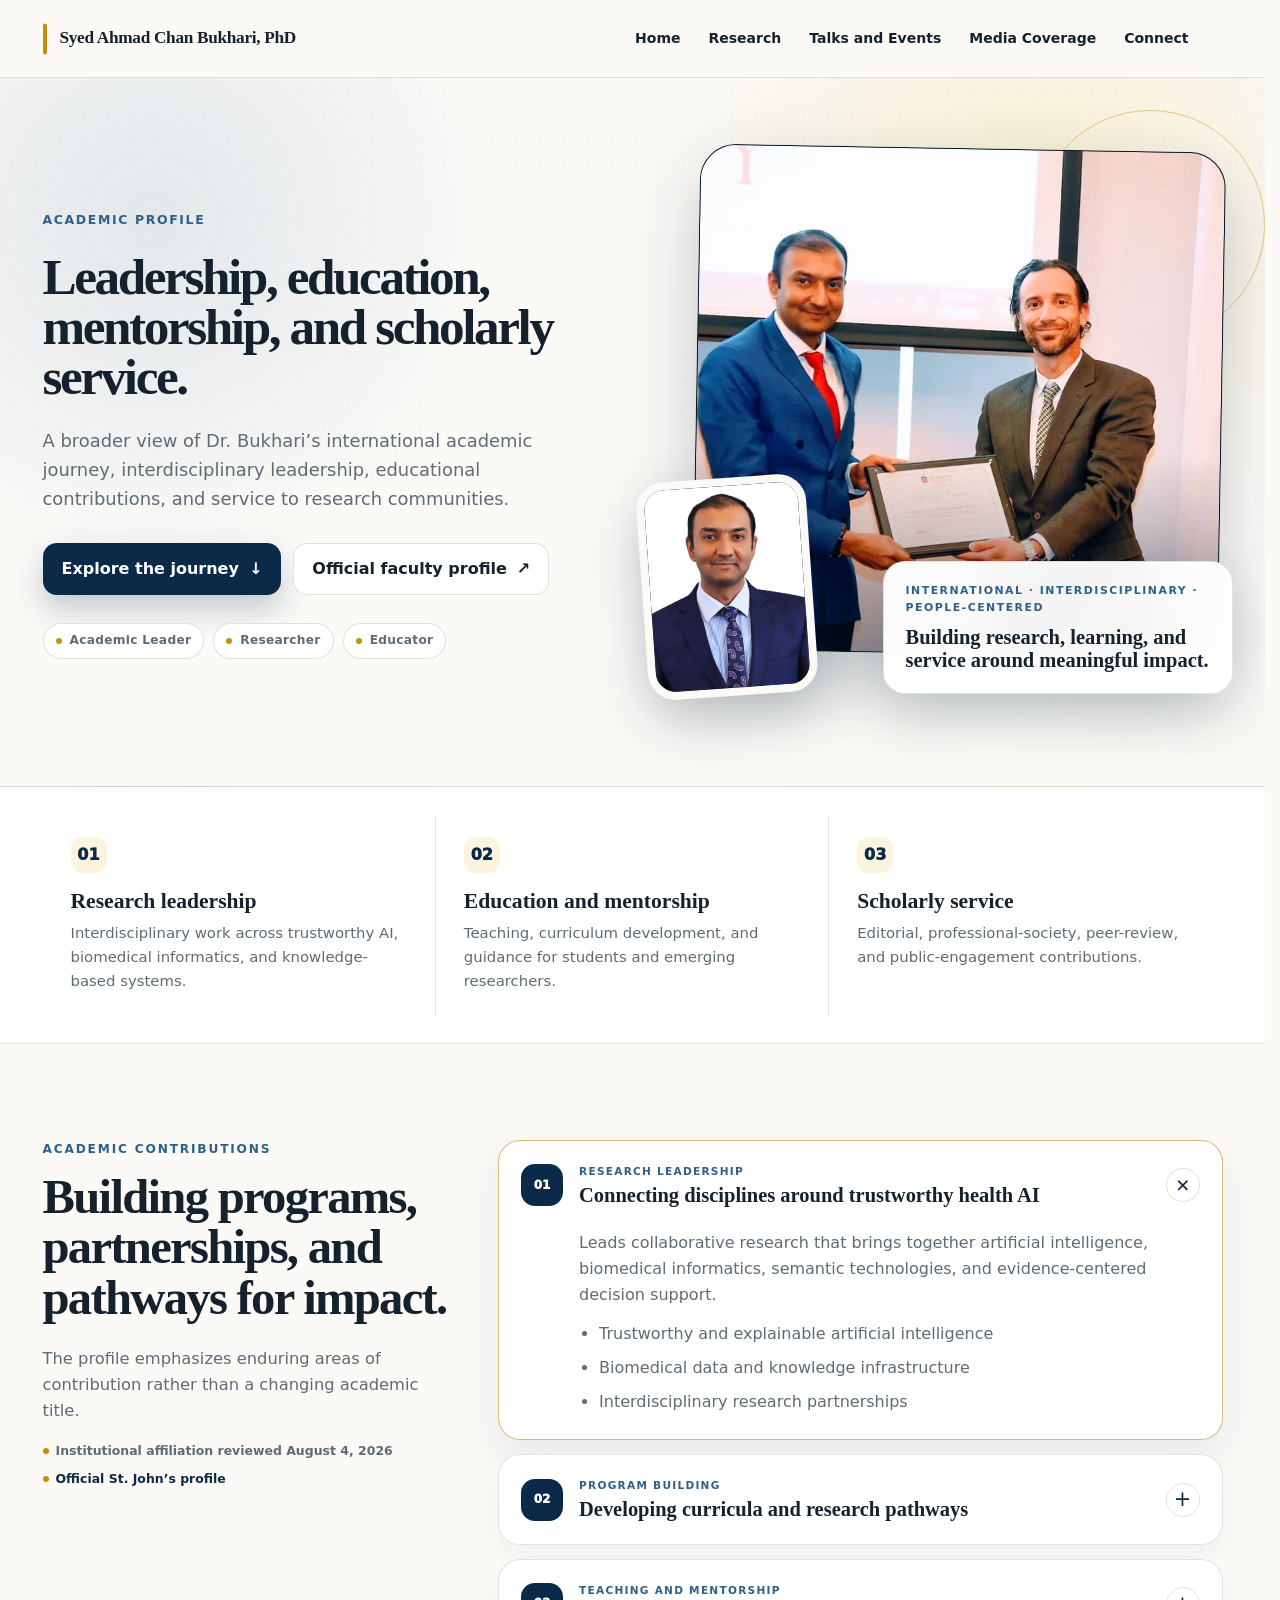
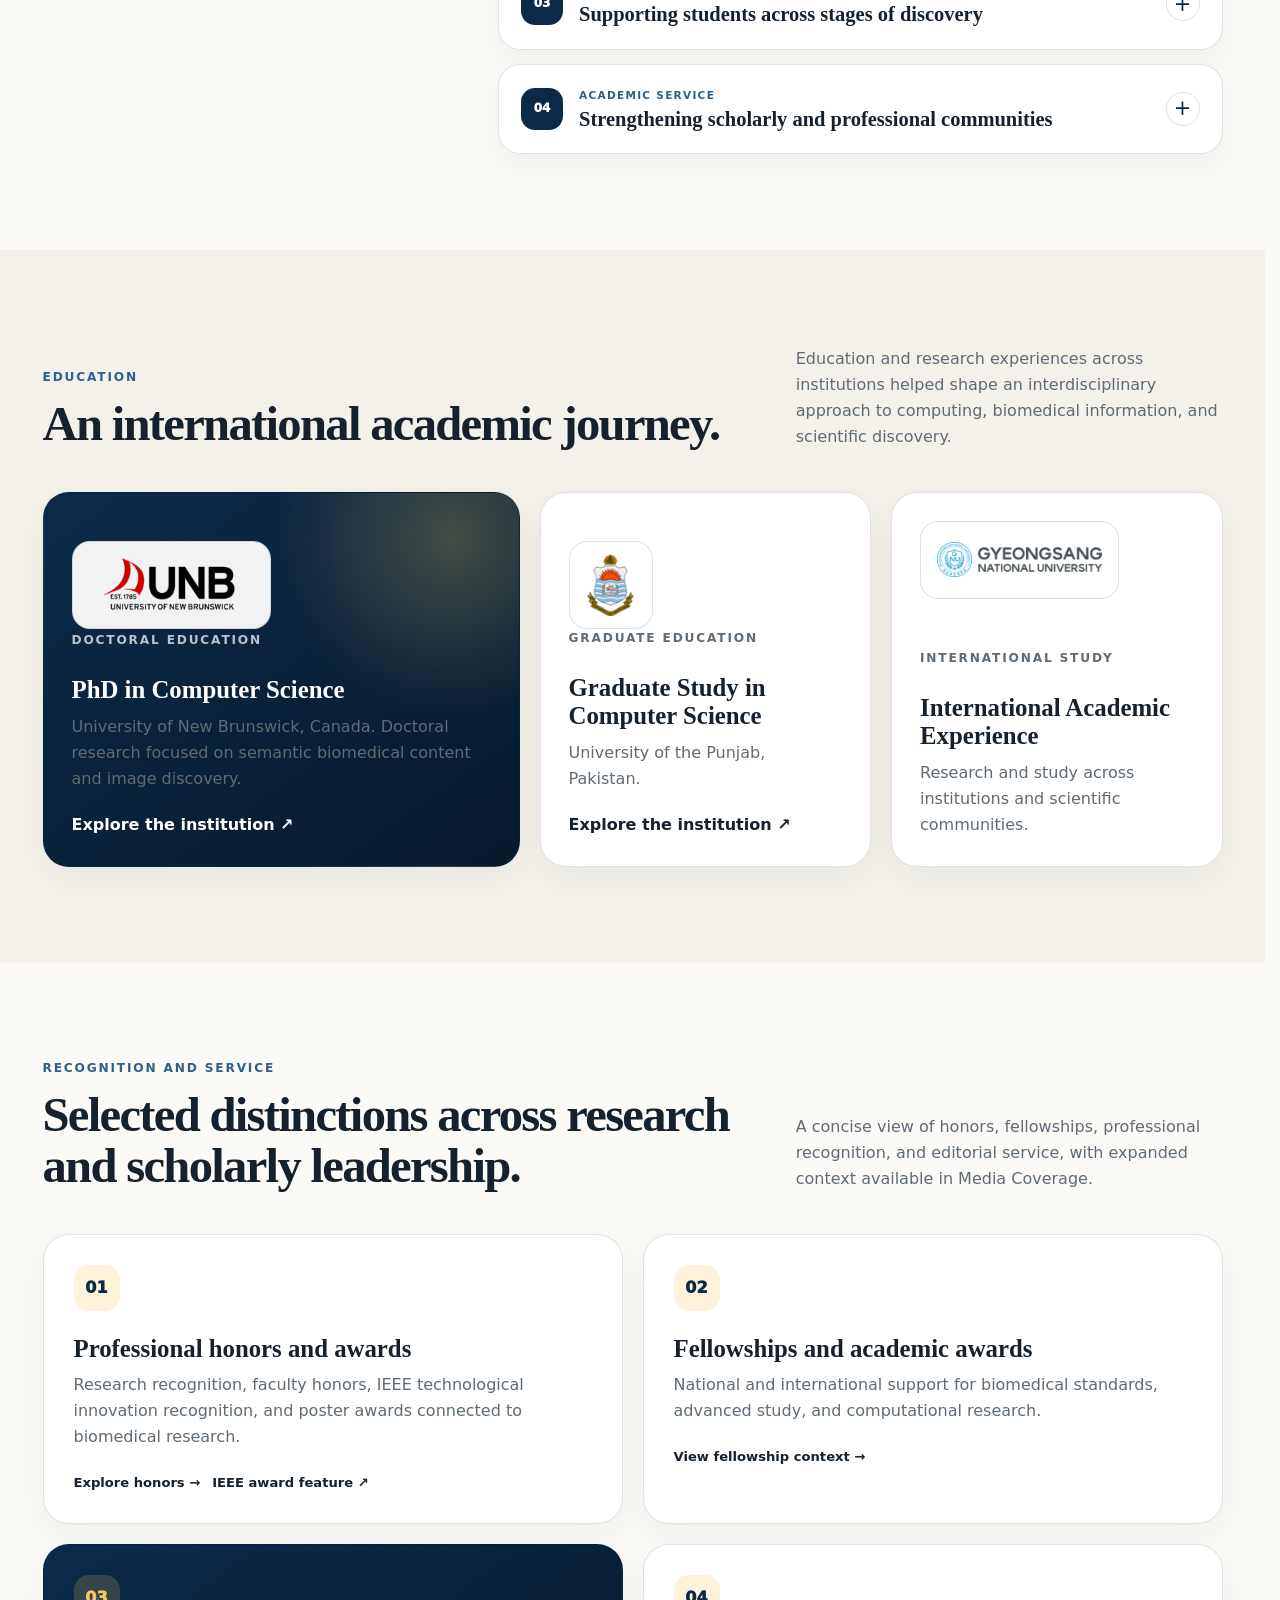
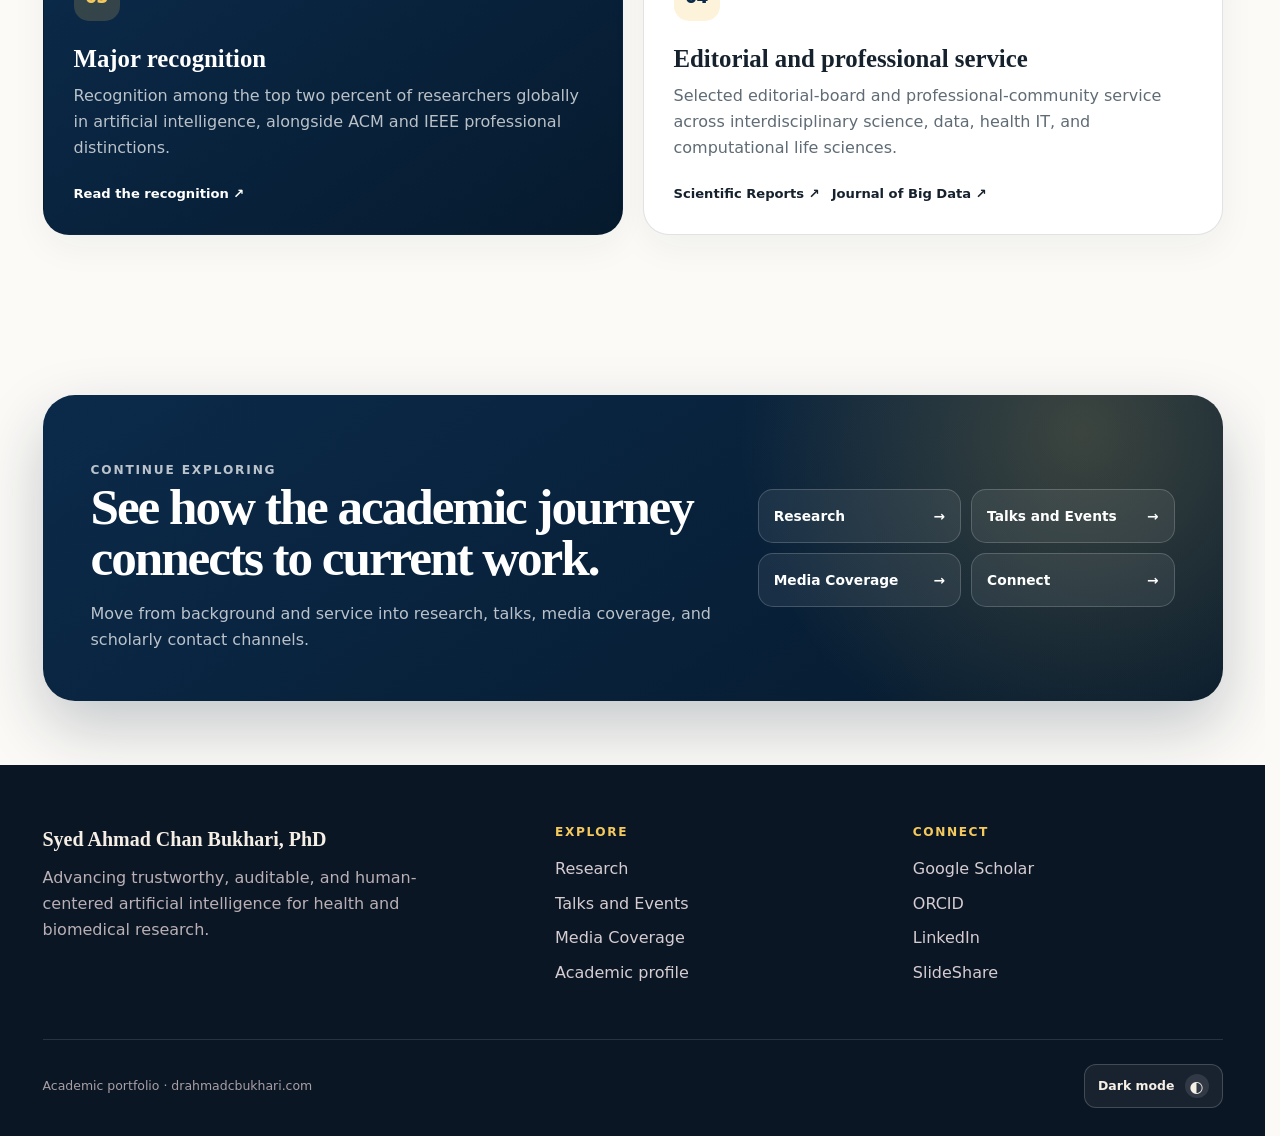
<file: leadership.html>
<!DOCTYPE html>
<html data-theme="light" lang="en">
<head>
<meta charset="utf-8"/>
<meta content="width=device-width, initial-scale=1" name="viewport"/>
<title>Academic Profile | Syed Ahmad Chan Bukhari, PhD</title>
<meta content="Academic leadership, international education, mentorship, professional recognition, and scholarly service of Syed Ahmad Chan Bukhari, PhD." name="description"/>
<meta content="#0b2a4a" name="theme-color"/>
<meta content="Academic Profile | Syed Ahmad Chan Bukhari, PhD" property="og:title"/>
<meta content="Academic leadership, international education, mentorship, professional recognition, and scholarly service." property="og:description"/>
<meta content="website" property="og:type"/>
<meta content="https://drahmadcbukhari.com/leadership.html" property="og:url"/>
<link href="https://drahmadcbukhari.com/leadership.html" rel="canonical"/>
<link href="assets/images/monogram.svg" rel="icon" type="image/svg+xml"/>
<script data-theme-init="">(() => { try { const saved = localStorage.getItem('sacb-theme'); document.documentElement.dataset.theme = saved || (matchMedia('(prefers-color-scheme: dark)').matches ? 'dark' : 'light'); } catch {} })();</script>
<link href="assets/css/site.css?v=20260804-1" rel="stylesheet"/>
<link href="assets/css/components.css?v=20260804-1" rel="stylesheet"/>
<link data-page-style="" href="assets/css/leadership.css?v=20260804-1" rel="stylesheet"/>
<script defer="" src="assets/js/site.js?v=20260804-1"></script>
<meta content="light dark" name="color-scheme"/>
<meta content="Syed Ahmad Chan Bukhari, PhD" property="og:site_name"/>
<meta content="https://drahmadcbukhari.com/assets/images/social-card.webp" property="og:image"/>
<meta content="Academic profile of Dr. Syed Ahmad Chan Bukhari" property="og:image:alt"/>
<meta content="1200" property="og:image:width"/>
<meta content="630" property="og:image:height"/>
<meta content="image/webp" property="og:image:type"/>
<meta content="summary_large_image" name="twitter:card"/>
<meta content="Academic Profile | Syed Ahmad Chan Bukhari, PhD" name="twitter:title"/>
<meta content="Academic leadership, international education, mentorship, professional recognition, and scholarly service." name="twitter:description"/>
<meta content="https://drahmadcbukhari.com/assets/images/social-card.webp" name="twitter:image"/>
<meta content="Academic profile of Dr. Syed Ahmad Chan Bukhari" name="twitter:image:alt"/>
<script data-site-structured-data="" type="application/ld+json">{
  "@context": "https://schema.org",
  "@type": "BreadcrumbList",
  "itemListElement": [
    {
      "@type": "ListItem",
      "position": 1,
      "name": "Home",
      "item": "https://drahmadcbukhari.com/"
    },
    {
      "@type": "ListItem",
      "position": 2,
      "name": "Academic Profile",
      "item": "https://drahmadcbukhari.com/leadership.html"
    }
  ]
}</script>
</head>
<body data-page="profile">
<a class="skip-link" href="#main">Skip to content</a>
<header class="site-header">
<div class="container nav-wrap">
<a aria-label="Syed Ahmad Chan Bukhari home" class="brand brand-text-only" href="index.html"><span class="brand-text"><strong>Syed Ahmad Chan Bukhari, PhD</strong></span></a>
<nav aria-label="Primary navigation" class="site-nav" data-site-nav="" id="primary-navigation"><a data-nav-page="home" href="index.html">Home</a><a data-nav-page="research" href="research.html">Research</a><a data-nav-page="talks" href="talks-events.html">Talks and Events</a><a data-nav-page="media" href="media-coverage.html">Media Coverage</a><a data-nav-page="connect" href="connect.html">Connect</a></nav>
<div class="nav-actions"><button aria-controls="primary-navigation" aria-expanded="false" aria-label="Open menu" class="icon-button menu-button" data-menu-toggle="" type="button">☰</button></div>
</div>
</header>
<main class="profile-page" id="main" tabindex="-1">
<section class="profile-hero">
<div class="container profile-hero-grid">
<div class="profile-hero-copy">
<p class="breadcrumb">Academic Profile</p>
<h1>Leadership, education, mentorship, and scholarly service.</h1>
<p>A broader view of Dr. Bukhari’s international academic journey, interdisciplinary leadership, educational contributions, and service to research communities.</p>
<div class="profile-hero-actions">
<a class="button button-primary" href="#academic-journey">Explore the journey <span aria-hidden="true">↓</span></a>
<a class="button button-secondary" href="https://www.stjohns.edu/academics/faculty/syed-ahmad-chan-bukhari" rel="noopener" target="_blank">Official faculty profile <span aria-hidden="true">↗</span></a>
</div>
<div aria-label="Academic identity" class="profile-identity-list"><span>Academic Leader</span><span>Researcher</span><span>Educator</span></div>
</div>
<figure aria-label="Academic leadership and professional engagement" class="profile-hero-visual">
<div class="profile-hero-photo-main"><img alt="Dr. Bukhari participating in an academic community event" decoding="async" fetchpriority="high" height="1200" loading="eager" sizes="(max-width: 900px) 100vw, 50vw" src="assets/images/event-recognition.webp" srcset="assets/images/event-recognition-480.webp 480w, assets/images/event-recognition-960.webp 960w, assets/images/event-recognition.webp 1800w" width="1800"/></div>
<div class="profile-hero-photo-secondary"><img alt="Portrait of Dr. Syed Ahmad Chan Bukhari" decoding="async" height="1318" loading="eager" sizes="170px" src="assets/images/dr-bukhari.webp" srcset="assets/images/dr-bukhari-480.webp 480w, assets/images/dr-bukhari.webp 879w" width="879"/></div>
<div class="profile-visual-card"><span>International · Interdisciplinary · People-centered</span><strong>Building research, learning, and service around meaningful impact.</strong></div>
<span aria-hidden="true" class="profile-orbit"></span>
</figure>
</div>
</section>
<section aria-label="Academic profile overview" class="profile-overview">
<div class="container profile-overview-grid">
<article class="profile-overview-item"><span>01</span><h2>Research leadership</h2><p>Interdisciplinary work across trustworthy AI, biomedical informatics, and knowledge-based systems.</p></article>
<article class="profile-overview-item"><span>02</span><h2>Education and mentorship</h2><p>Teaching, curriculum development, and guidance for students and emerging researchers.</p></article>
<article class="profile-overview-item"><span>03</span><h2>Scholarly service</h2><p>Editorial, professional-society, peer-review, and public-engagement contributions.</p></article>
</div>
</section>
<section class="section" id="academic-journey">
<div class="container profile-journey-layout">
<div class="profile-journey-intro">
<p class="eyebrow">Academic contributions</p>
<h2 class="section-title">Building programs, partnerships, and pathways for impact.</h2>
<p class="section-lede">The profile emphasizes enduring areas of contribution rather than a changing academic title.</p>
<div class="content-status-row"><span>Institutional affiliation reviewed August 4, 2026</span><a href="https://www.stjohns.edu/academics/faculty/syed-ahmad-chan-bukhari" rel="noopener" target="_blank">Official St. John’s profile</a></div>
</div>
<div class="profile-contribution-list">
<details class="profile-contribution-card" open="">
<summary><span class="profile-contribution-number">01</span><span class="profile-contribution-heading"><small>Research leadership</small><strong>Connecting disciplines around trustworthy health AI</strong></span><span aria-hidden="true" class="profile-contribution-toggle">+</span></summary>
<div class="profile-contribution-body"><p>Leads collaborative research that brings together artificial intelligence, biomedical informatics, semantic technologies, and evidence-centered decision support.</p><ul><li>Trustworthy and explainable artificial intelligence</li><li>Biomedical data and knowledge infrastructure</li><li>Interdisciplinary research partnerships</li></ul></div>
</details>
<details class="profile-contribution-card">
<summary><span class="profile-contribution-number">02</span><span class="profile-contribution-heading"><small>Program building</small><strong>Developing curricula and research pathways</strong></span><span aria-hidden="true" class="profile-contribution-toggle">+</span></summary>
<div class="profile-contribution-body"><p>Contributes to graduate education, specialized coursework, training initiatives, and learning experiences that connect academic foundations with emerging research and professional practice.</p></div>
</details>
<details class="profile-contribution-card">
<summary><span class="profile-contribution-number">03</span><span class="profile-contribution-heading"><small>Teaching and mentorship</small><strong>Supporting students across stages of discovery</strong></span><span aria-hidden="true" class="profile-contribution-toggle">+</span></summary>
<div class="profile-contribution-body"><p>Mentors undergraduate, graduate, and postdoctoral researchers while teaching across computer science, software systems, data-centered inquiry, and healthcare informatics.</p></div>
</details>
<details class="profile-contribution-card">
<summary><span class="profile-contribution-number">04</span><span class="profile-contribution-heading"><small>Academic service</small><strong>Strengthening scholarly and professional communities</strong></span><span aria-hidden="true" class="profile-contribution-toggle">+</span></summary>
<div class="profile-contribution-body"><p>Contributes through editorial service, professional societies, invited speaking, peer review, conference participation, and interdisciplinary convening.</p></div>
</details>
</div>
</div>
</section>
<section class="section section-alt" id="education">
<div class="container">
<div class="profile-section-head"><div><p class="eyebrow">Education</p><h2 class="section-title">An international academic journey.</h2></div><p>Education and research experiences across institutions helped shape an interdisciplinary approach to computing, biomedical information, and scientific discovery.</p></div>
<div class="profile-education-grid">
<article class="profile-education-card profile-education-card-featured"><a aria-label="University of New Brunswick website" class="profile-education-logo" href="https://www.unb.ca/" rel="noopener" target="_blank"><img alt="University of New Brunswick" decoding="async" height="86" loading="lazy" src="assets/images/unb-logo.png" width="195"/></a><p class="eyebrow">Doctoral education</p><h3>PhD in Computer Science</h3><p>University of New Brunswick, Canada. Doctoral research focused on semantic biomedical content and image discovery.</p><a href="https://www.unb.ca/" rel="noopener" target="_blank">Explore the institution ↗</a></article>
<article class="profile-education-card"><a aria-label="University of the Punjab website" class="profile-education-logo" href="https://pu.edu.pk/" rel="noopener" target="_blank"><img alt="University of the Punjab" decoding="async" height="67" loading="lazy" src="assets/images/pu-logo.png" width="50"/></a><p class="eyebrow">Graduate education</p><h3>Graduate Study in Computer Science</h3><p>University of the Punjab, Pakistan.</p><a href="https://pu.edu.pk/" rel="noopener" target="_blank">Explore the institution ↗</a></article>
<article class="profile-education-card"><span class="profile-education-logo"><img alt="Gyeongsang National University" decoding="async" height="40" loading="lazy" src="assets/images/gnu-logo.png" width="189"/></span><p class="eyebrow">International study</p><h3>International Academic Experience</h3><p>Research and study across institutions and scientific communities.</p></article>
</div>
</div>
</section>
<section class="section" id="recognition">
<div class="container">
<div class="profile-section-head"><div><p class="eyebrow">Recognition and service</p><h2 class="section-title">Selected distinctions across research and scholarly leadership.</h2></div><p>A concise view of honors, fellowships, professional recognition, and editorial service, with expanded context available in Media Coverage.</p></div>
<div class="profile-recognition-grid">
<article class="profile-recognition-card"><span class="profile-recognition-mark">01</span><h3>Professional honors and awards</h3><p>Research recognition, faculty honors, IEEE technological innovation recognition, and poster awards connected to biomedical research.</p><div class="profile-recognition-links"><a href="media-coverage.html#honors-recognition">Explore honors →</a><a href="https://www.stjohns.edu/news-media/news/2019-11-12/healthcare-informatics-professor-earns-ieee-award-innovation" rel="noopener" target="_blank">IEEE award feature ↗</a></div></article>
<article class="profile-recognition-card"><span class="profile-recognition-mark">02</span><h3>Fellowships and academic awards</h3><p>National and international support for biomedical standards, advanced study, and computational research.</p><div class="profile-recognition-links"><a href="media-coverage.html#honors-recognition">View fellowship context →</a></div></article>
<article class="profile-recognition-card profile-recognition-card-dark"><span class="profile-recognition-mark">03</span><h3>Major recognition</h3><p>Recognition among the top two percent of researchers globally in artificial intelligence, alongside ACM and IEEE professional distinctions.</p><div class="profile-recognition-links"><a href="https://www.stjohns.edu/news-media/news/2023-11-27/professor-named-top-researcher-artificial-intelligence-worldwide" rel="noopener" target="_blank">Read the recognition ↗</a></div></article>
<article class="profile-recognition-card"><span class="profile-recognition-mark">04</span><h3>Editorial and professional service</h3><p>Selected editorial-board and professional-community service across interdisciplinary science, data, health IT, and computational life sciences.</p><div class="profile-recognition-links"><a href="https://www.nature.com/srep/about/editors" rel="noopener" target="_blank">Scientific Reports ↗</a><a href="https://journalofbigdata.springeropen.com/about/editorial-board" rel="noopener" target="_blank">Journal of Big Data ↗</a></div></article>
</div>
</div>
</section>
<section class="section-sm">
<div class="container profile-cta"><div><p class="eyebrow">Continue exploring</p><h2>See how the academic journey connects to current work.</h2><p>Move from background and service into research, talks, media coverage, and scholarly contact channels.</p></div><nav aria-label="Continue exploring the portfolio" class="profile-cta-links"><a href="research.html"><span>Research</span><span aria-hidden="true">→</span></a><a href="talks-events.html"><span>Talks and Events</span><span aria-hidden="true">→</span></a><a href="media-coverage.html"><span>Media Coverage</span><span aria-hidden="true">→</span></a><a href="connect.html"><span>Connect</span><span aria-hidden="true">→</span></a></nav></div>
</section>
</main>
<footer class="site-footer">
<div class="container">
<div class="footer-grid">
<div class="footer-brand footer-brand-text-only"><div><strong>Syed Ahmad Chan Bukhari, PhD</strong><p>Advancing trustworthy, auditable, and human-centered artificial intelligence for health and biomedical research.</p></div></div>
<div class="footer-links"><h2>Explore</h2><a href="research.html">Research</a><a href="talks-events.html">Talks and Events</a><a href="media-coverage.html">Media Coverage</a><a href="leadership.html">Academic profile</a></div>
<div class="footer-links"><h2>Connect</h2><a href="https://scholar.google.com/citations?user=JhWJ5PEAAAAJ&amp;hl=en" rel="noopener" target="_blank">Google Scholar</a><a href="https://orcid.org/0000-0002-6517-5261" rel="noopener" target="_blank">ORCID</a><a href="https://www.linkedin.com/in/drahmadbukhari/" rel="noopener" target="_blank">LinkedIn</a><a href="https://www.slideshare.net/bukharig8?itemsPerPage=14" rel="noopener" target="_blank">SlideShare</a></div>
</div>
<div class="footer-bottom"><span>Academic portfolio · drahmadcbukhari.com</span><button aria-label="Switch color theme" class="footer-theme-button" data-theme-toggle="" type="button"><span data-theme-label="">Dark mode</span><span aria-hidden="true" data-theme-icon="">◐</span></button></div>
</div>
</footer>
</body>
</html>
</file>
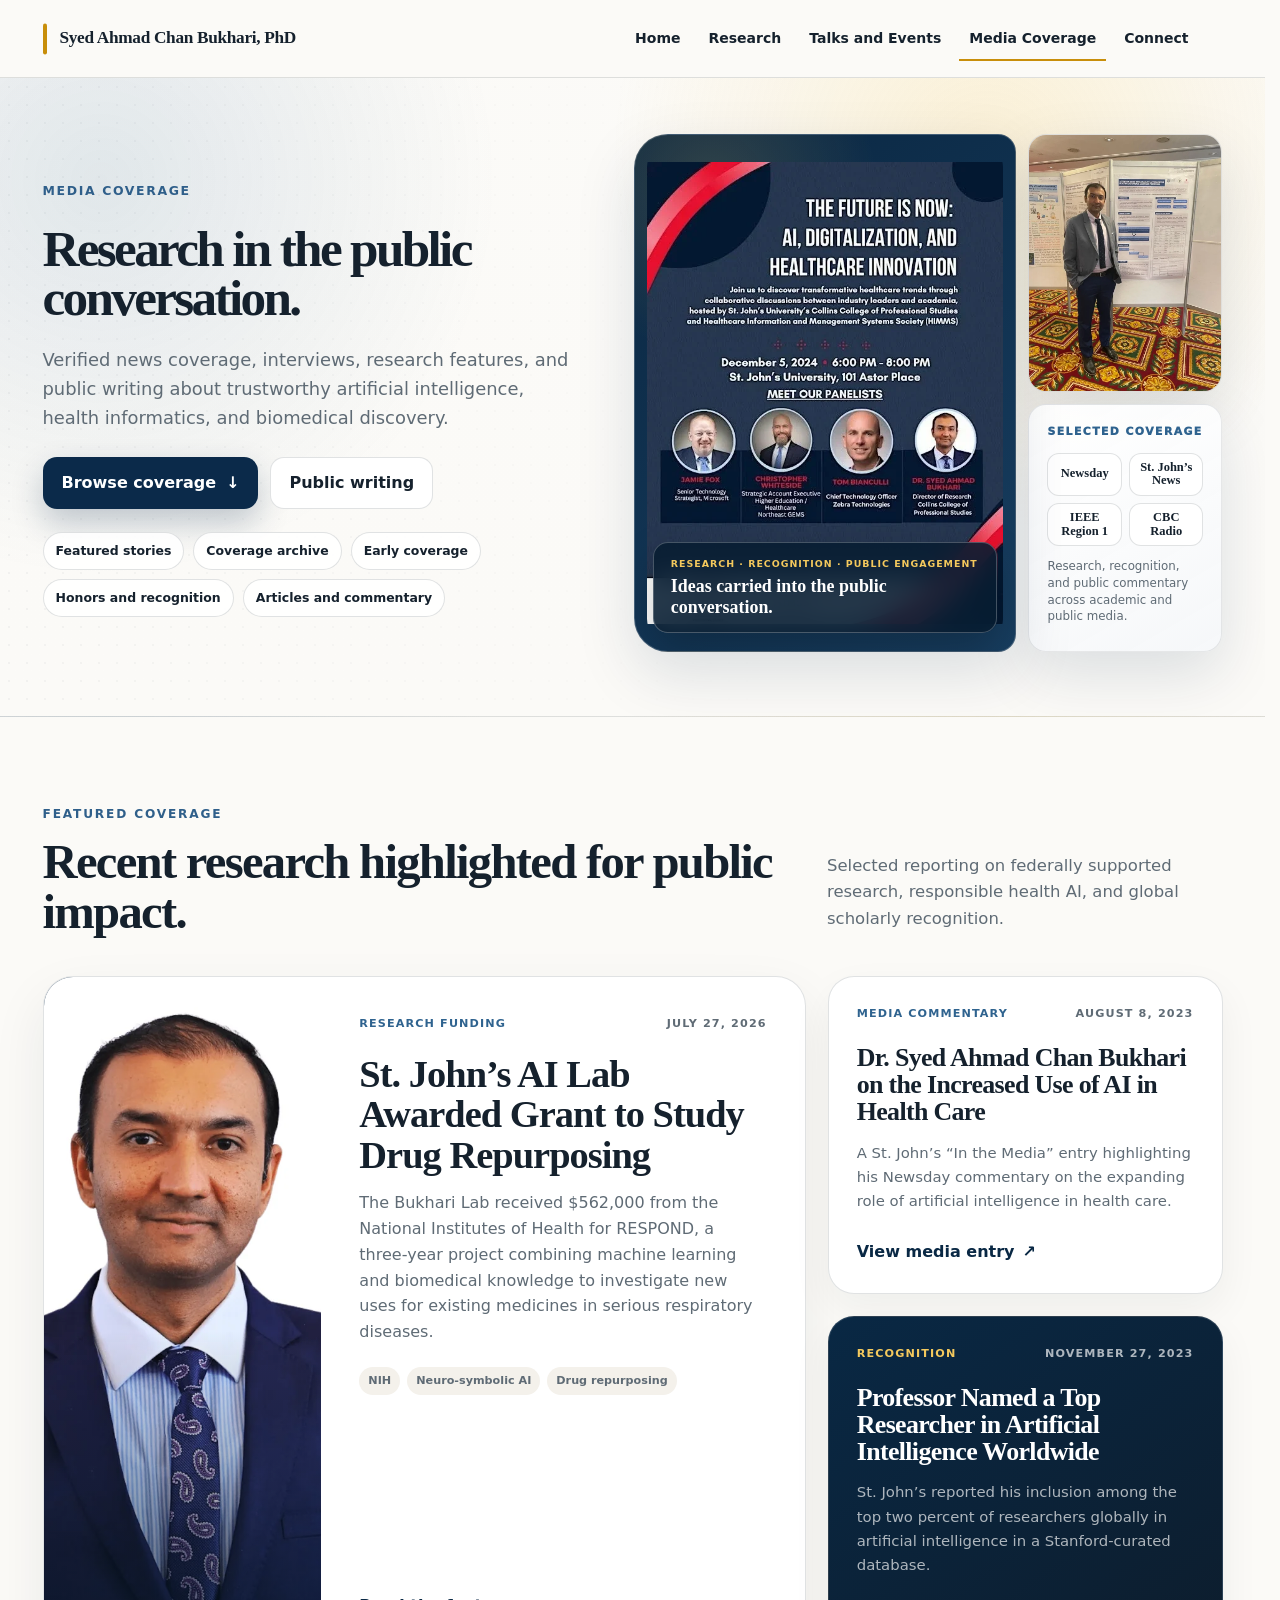
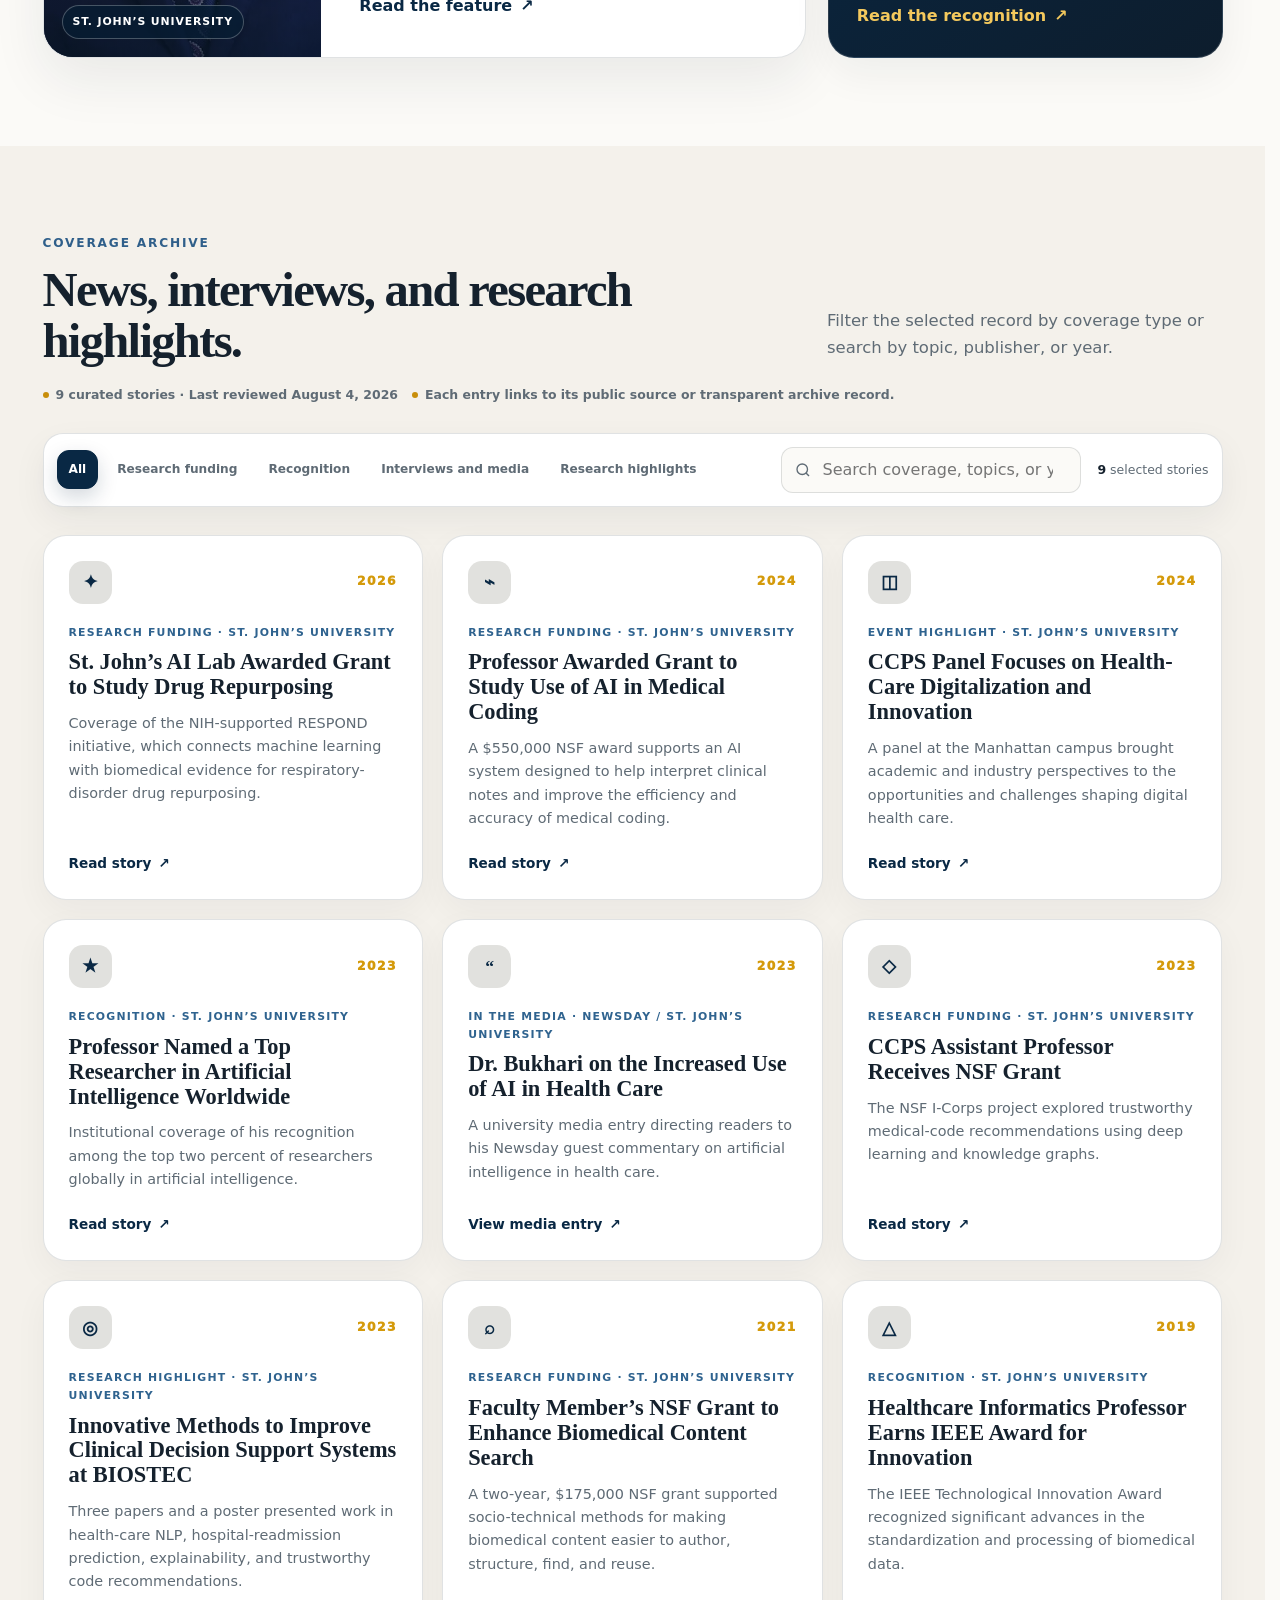
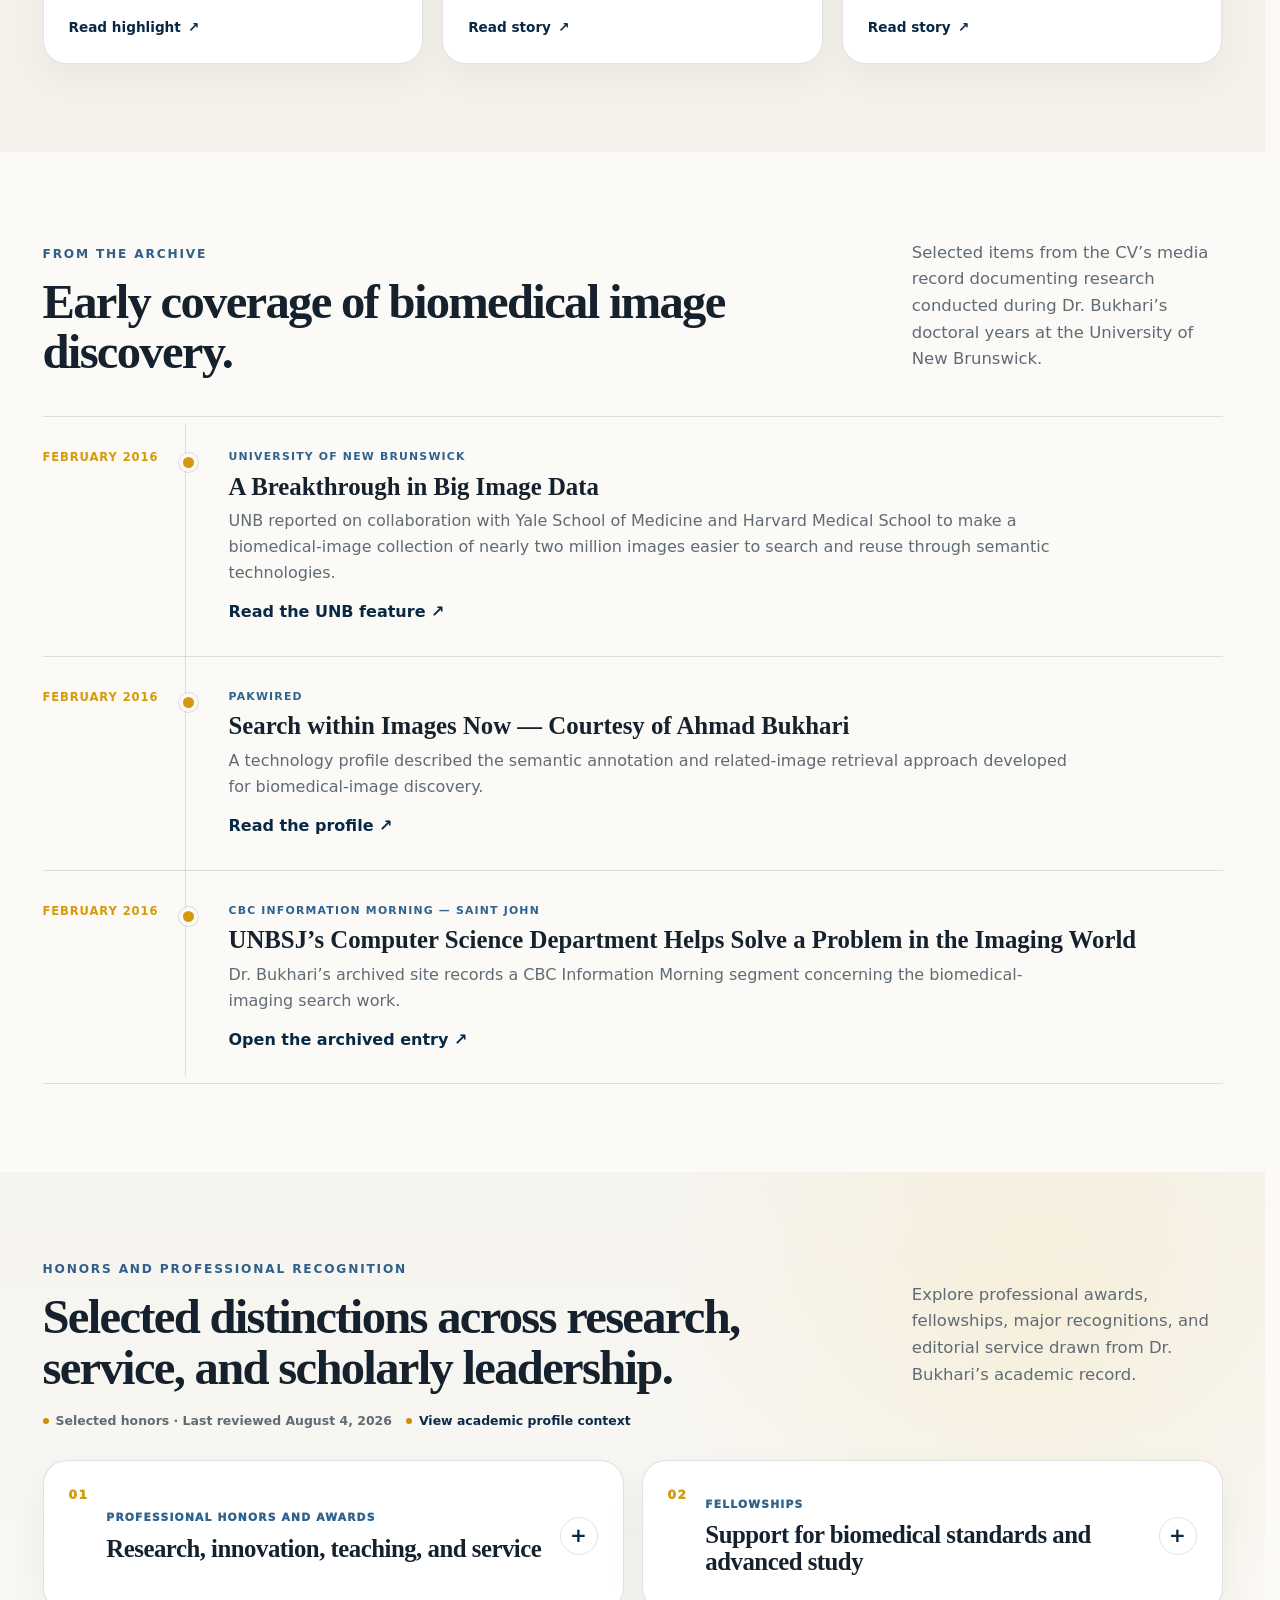
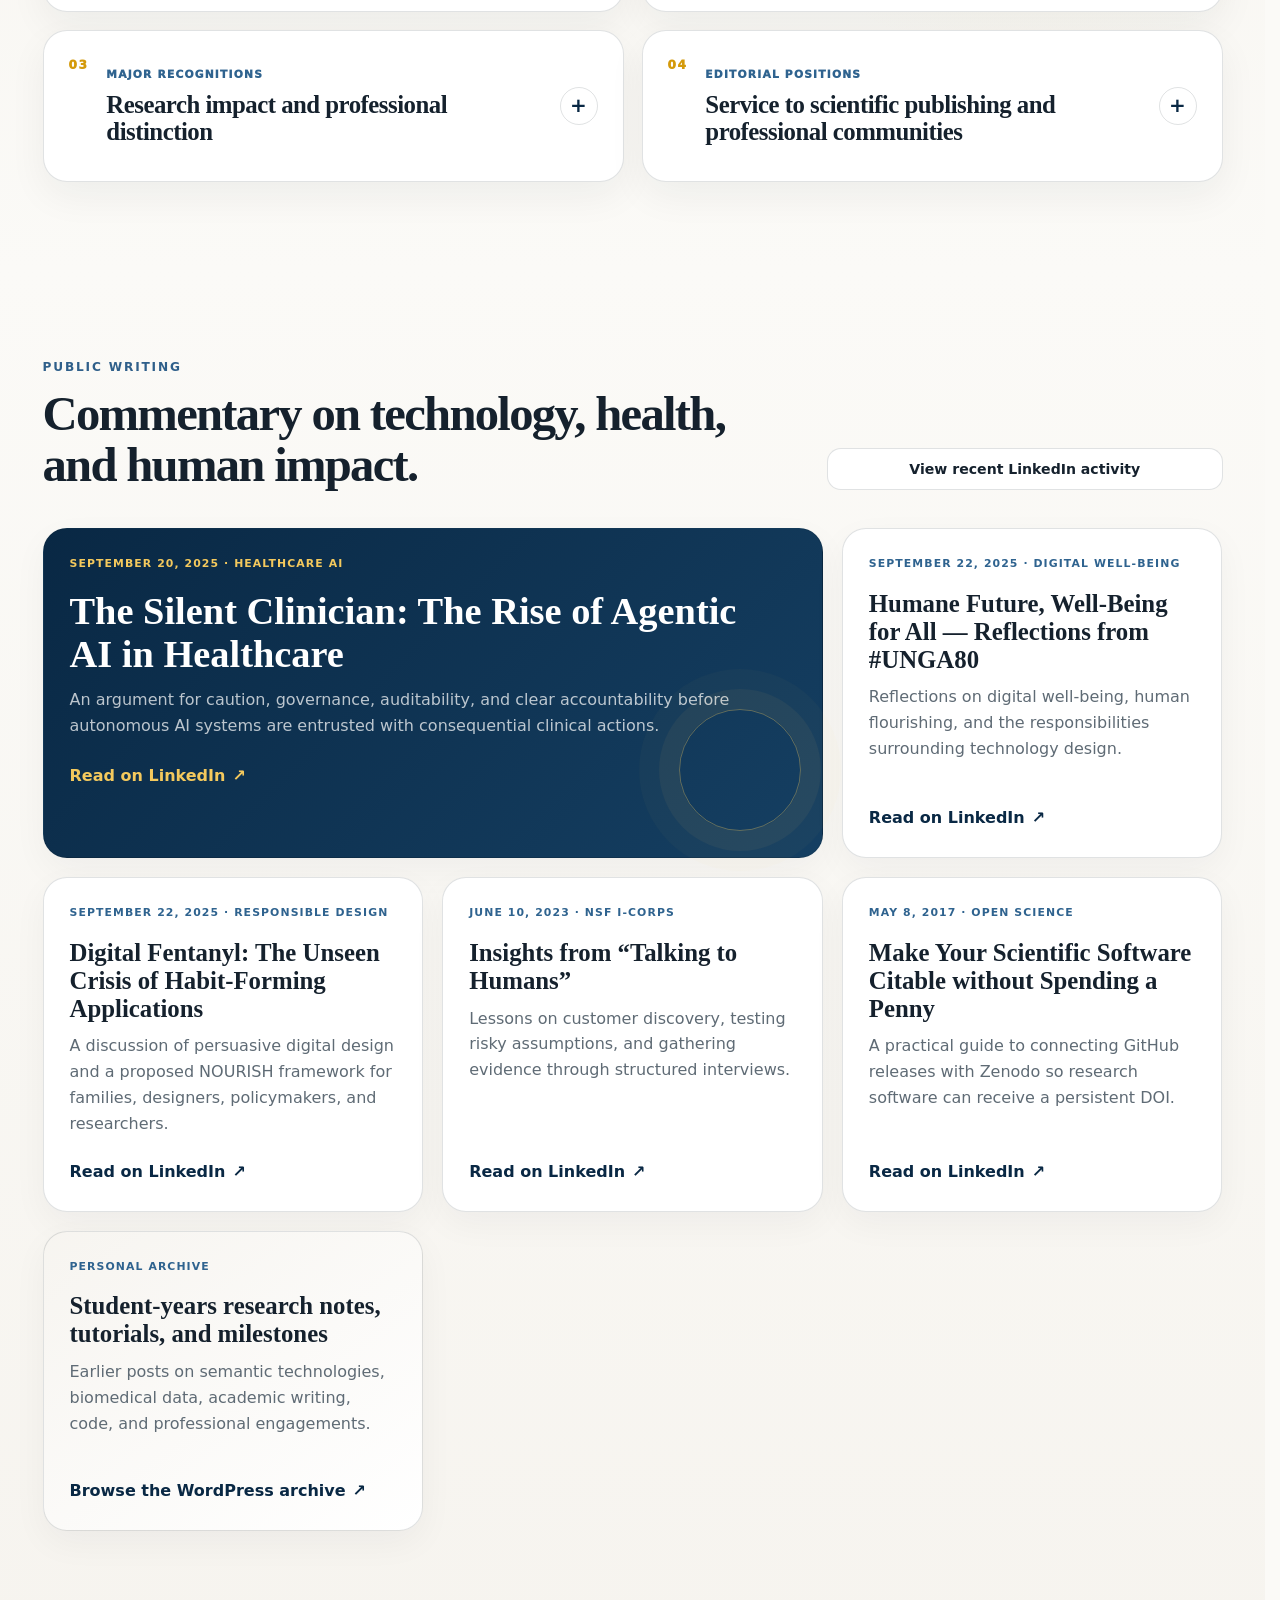
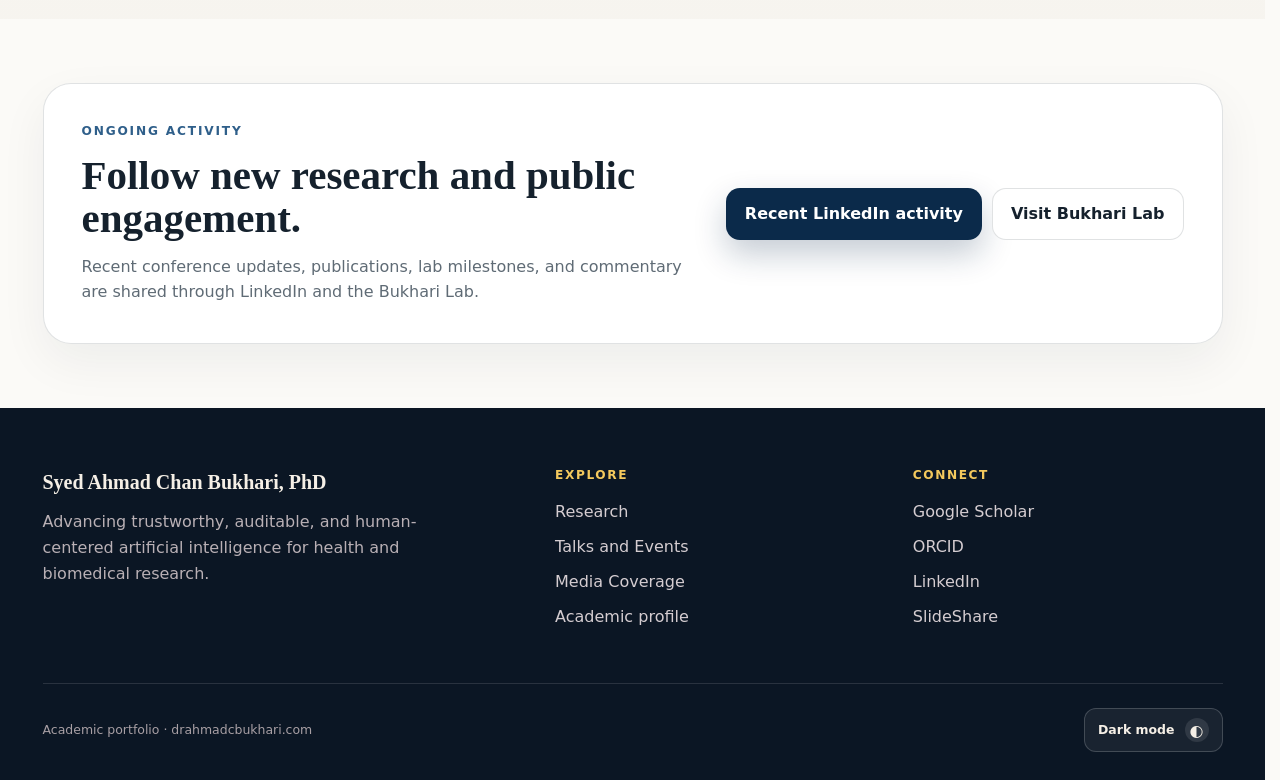
<file: media-coverage.html>
<!DOCTYPE html>

<html data-theme="light" lang="en">
<head>
<meta charset="utf-8"/>
<meta content="width=device-width, initial-scale=1" name="viewport"/>
<title>Media Coverage | Syed Ahmad Chan Bukhari, PhD</title>
<meta content="Verified media coverage, research highlights, interviews, institutional features, and public writing by Dr. Syed Ahmad Chan Bukhari." name="description"/>
<meta content="#0b2a4a" name="theme-color"/>
<meta content="Media Coverage | Syed Ahmad Chan Bukhari, PhD" property="og:title"/>
<meta content="Verified media coverage, research highlights, interviews, and public writing spanning trustworthy AI and biomedical informatics." property="og:description"/>
<meta content="website" property="og:type"/>
<meta content="https://drahmadcbukhari.com/media-coverage.html" property="og:url"/>
<link href="https://drahmadcbukhari.com/media-coverage.html" rel="canonical"/>
<link href="assets/images/monogram.svg" rel="icon" type="image/svg+xml"/>
<script data-theme-init="">(() => { try { const saved = localStorage.getItem('sacb-theme'); document.documentElement.dataset.theme = saved || (matchMedia('(prefers-color-scheme: dark)').matches ? 'dark' : 'light'); } catch {} })();</script><link href="assets/css/site.css?v=20260804-1" rel="stylesheet"/><link href="assets/css/components.css?v=20260804-1" rel="stylesheet"/>
<link data-page-style="" href="assets/css/media-coverage.css?v=20260804-2" rel="stylesheet"/>
<script defer="" src="assets/js/site.js?v=20260804-1"></script>
<meta content="light dark" name="color-scheme"/><meta content="Syed Ahmad Chan Bukhari, PhD" property="og:site_name"/><meta content="https://drahmadcbukhari.com/assets/images/social-card.webp" property="og:image"/><meta content="Academic profile of Dr. Syed Ahmad Chan Bukhari" property="og:image:alt"/><meta content="1200" property="og:image:width"/><meta content="630" property="og:image:height"/><meta content="summary_large_image" name="twitter:card"/><meta content="Media Coverage | Syed Ahmad Chan Bukhari, PhD" name="twitter:title"/><meta content="Verified media coverage, research highlights, interviews, institutional features, and public writing by Dr. Syed Ahmad Chan Bukhari." name="twitter:description"/><meta content="https://drahmadcbukhari.com/assets/images/social-card.webp" name="twitter:image"/><meta content="Academic profile of Dr. Syed Ahmad Chan Bukhari" name="twitter:image:alt"/><script data-site-structured-data="" type="application/ld+json">{
  "@context": "https://schema.org",
  "@type": "BreadcrumbList",
  "itemListElement": [
    {
      "@type": "ListItem",
      "position": 1,
      "name": "Home",
      "item": "https://drahmadcbukhari.com/"
    },
    {
      "@type": "ListItem",
      "position": 2,
      "name": "Media Coverage",
      "item": "https://drahmadcbukhari.com/media-coverage.html"
    }
  ]
}</script><meta content="image/webp" property="og:image:type"/></head>
<body data-page="media">
<a class="skip-link" href="#main">Skip to content</a>
<header class="site-header">
<div class="container nav-wrap">
<a aria-label="Syed Ahmad Chan Bukhari home" class="brand brand-text-only" href="index.html">
<span class="brand-text"><strong>Syed Ahmad Chan Bukhari, PhD</strong></span>
</a>
<nav aria-label="Primary navigation" class="site-nav" data-site-nav="" id="primary-navigation"><a data-nav-page="home" href="index.html">Home</a><a data-nav-page="research" href="research.html">Research</a><a data-nav-page="talks" href="talks-events.html">Talks and Events</a><a aria-current="page" data-nav-page="media" href="media-coverage.html">Media Coverage</a><a data-nav-page="connect" href="connect.html">Connect</a></nav>
<div class="nav-actions"><button aria-controls="primary-navigation" aria-expanded="false" aria-label="Open menu" class="icon-button menu-button" data-menu-toggle="" type="button">☰</button></div>
</div>
</header>
<main class="media-page" data-media-page="" id="main" tabindex="-1">
<section class="media-hero">
<div class="container media-hero-grid">
<div class="media-hero-copy">
<p class="breadcrumb">Media Coverage</p>
<h1>Research in the public conversation.</h1>
<p>Verified news coverage, interviews, research features, and public writing about trustworthy artificial intelligence, health informatics, and biomedical discovery.</p>
<div class="media-hero-actions">
<a class="button button-primary" href="#coverage-archive">Browse coverage <span aria-hidden="true">↓</span></a>
<a class="button button-secondary" href="#public-writing">Public writing</a>
</div>
<nav aria-label="Media coverage page sections" class="media-jump-links">
<a href="#featured-coverage">Featured stories</a>
<a href="#coverage-archive">Coverage archive</a>
<a href="#early-coverage">Early coverage</a>
<a href="#honors-recognition">Honors and recognition</a>
<a href="#public-writing">Articles and commentary</a>
</nav>
</div>
<figure aria-label="Selected media and public engagement highlights" class="media-hero-collage media-hero-press-collage">
<div class="media-collage-main media-collage-main-poster">
<img alt="Dr. Bukhari participating in a healthcare innovation panel" decoding="async" fetchpriority="high" height="740" loading="eager" sizes="(max-width: 900px) 100vw, 50vw" src="assets/images/media/public-engagement-panel.webp" srcset="assets/images/media/public-engagement-panel-480.webp 480w, assets/images/media/public-engagement-panel.webp 572w" width="572"/>
<figcaption><span>Research · Recognition · Public engagement</span><strong>Ideas carried into the public conversation.</strong></figcaption>
</div>
<div class="media-collage-side">
<img alt="Dr. Bukhari and colleagues presenting biomedical informatics research" decoding="async" height="960" loading="eager" sizes="(max-width: 900px) 100vw, 50vw" src="assets/images/media/public-engagement-biostec.webp" srcset="assets/images/media/public-engagement-biostec-480.webp 480w, assets/images/media/public-engagement-biostec.webp 720w" width="720"/>
<div aria-label="Selected publishers and organizations that have highlighted Dr. Bukhari's work" class="media-press-board" role="img">
<span class="media-press-label">Selected coverage</span>
<div aria-hidden="true" class="media-press-source-grid">
<span>Newsday</span>
<span>St. John’s News</span>
<span>IEEE Region 1</span>
<span>CBC Radio</span>
</div>
<p>Research, recognition, and public commentary across academic and public media.</p>
</div>
</div>
</figure>
</div>
</section>
<section class="section media-featured-section" id="featured-coverage">
<div class="container">
<div class="media-section-head">
<div>
<p class="eyebrow">Featured coverage</p>
<h2 class="section-title">Recent research highlighted for public impact.</h2>
</div>
<p>Selected reporting on federally supported research, responsible health AI, and global scholarly recognition.</p>
</div>
<div class="media-feature-grid">
<article class="media-lead-story">
<div class="media-lead-visual">
<img alt="Portrait of Dr. Syed Ahmad Chan Bukhari" decoding="async" height="1080" loading="lazy" sizes="(max-width: 760px) 100vw, 50vw" src="assets/images/media/media-portrait.webp" srcset="assets/images/media/media-portrait-480.webp 480w, assets/images/media/media-portrait.webp 720w" width="720"/>
<span class="media-source-pill">St. John’s University</span>
</div>
<div class="media-lead-copy">
<div class="media-story-meta"><span>Research funding</span><time datetime="2026-07-27">July 27, 2026</time></div>
<h3>St. John’s AI Lab Awarded Grant to Study Drug Repurposing</h3>
<p>The Bukhari Lab received $562,000 from the National Institutes of Health for RESPOND, a three-year project combining machine learning and biomedical knowledge to investigate new uses for existing medicines in serious respiratory diseases.</p>
<div class="media-topic-row"><span>NIH</span><span>Neuro-symbolic AI</span><span>Drug repurposing</span></div>
<a class="media-read-link" href="https://www.stjohns.edu/news-media/news/2026-07-27/st-johns-ai-lab-awarded-grant-study-drug-repurposing" rel="noopener" target="_blank">Read the feature <span aria-hidden="true">↗</span></a>
</div>
</article>
<div class="media-feature-stack">
<article class="media-feature-story">
<div class="media-story-meta"><span>Media commentary</span><time datetime="2023-08-08">August 8, 2023</time></div>
<h3>Dr. Syed Ahmad Chan Bukhari on the Increased Use of AI in Health Care</h3>
<p>A St. John’s “In the Media” entry highlighting his Newsday commentary on the expanding role of artificial intelligence in health care.</p>
<a class="media-read-link" href="https://www.stjohns.edu/news-media/st-johns-media/dr-syed-ahmad-chan-bukhari-increased-use-ai-health-care" rel="noopener" target="_blank">View media entry <span aria-hidden="true">↗</span></a>
</article>
<article class="media-feature-story media-feature-story-dark">
<div class="media-story-meta"><span>Recognition</span><time datetime="2023-11-27">November 27, 2023</time></div>
<h3>Professor Named a Top Researcher in Artificial Intelligence Worldwide</h3>
<p>St. John’s reported his inclusion among the top two percent of researchers globally in artificial intelligence in a Stanford-curated database.</p>
<a class="media-read-link" href="https://www.stjohns.edu/news-media/news/2023-11-27/professor-named-top-researcher-artificial-intelligence-worldwide" rel="noopener" target="_blank">Read the recognition <span aria-hidden="true">↗</span></a>
</article>
</div>
</div>
</div>
</section>
<section class="section section-alt" id="coverage-archive">
<div class="container">
<div class="media-archive-intro">
<div>
<p class="eyebrow">Coverage archive</p>
<h2 class="section-title">News, interviews, and research highlights.</h2>
</div>
<p>Filter the selected record by coverage type or search by topic, publisher, or year.</p>
</div><div class="content-status-row"><span>9 curated stories · Last reviewed August 4, 2026</span><span>Each entry links to its public source or transparent archive record.</span></div>
<div aria-label="Filter media coverage" class="media-filter-shell">
<div aria-label="Coverage categories" class="media-filter-buttons" role="group">
<button aria-pressed="true" data-media-filter="all" type="button">All</button>
<button aria-pressed="false" data-media-filter="funding" type="button">Research funding</button>
<button aria-pressed="false" data-media-filter="recognition" type="button">Recognition</button>
<button aria-pressed="false" data-media-filter="interview" type="button">Interviews and media</button>
<button aria-pressed="false" data-media-filter="highlight" type="button">Research highlights</button>
</div>
<label class="media-search">
<span class="sr-only">Search media coverage</span>
<svg aria-hidden="true" viewbox="0 0 24 24"><circle cx="11" cy="11" r="7"></circle><path d="m20 20-4-4"></path></svg>
<input data-media-search="" placeholder="Search coverage, topics, or years" type="search"/>
</label>
<p aria-live="polite" class="media-result-count"><strong data-media-count="">9</strong> selected stories</p>
</div>
<div class="media-archive-grid">
<!-- MEDIA:START -->
<article class="media-archive-card" data-media-card data-content-id="st-johns-ai-lab-awarded-grant-to-study-drug-repurposing" data-category="funding" data-search="2026 NIH RESPOND drug repurposing respiratory disorders neuro-symbolic AI St Johns University">
  <div class="media-card-top"><span class="media-card-icon" aria-hidden="true">✦</span><time datetime="2026-07-27">2026</time></div>
  <p class="media-card-kicker">Research funding · St. John’s University</p>
  <h3>St. John’s AI Lab Awarded Grant to Study Drug Repurposing</h3>
  <p>Coverage of the NIH-supported RESPOND initiative, which connects machine learning with biomedical evidence for respiratory-disorder drug repurposing.</p>
  <a href="https://www.stjohns.edu/news-media/news/2026-07-27/st-johns-ai-lab-awarded-grant-study-drug-repurposing" target="_blank" rel="noopener">Read story <span aria-hidden="true">↗</span></a>
</article>
<article class="media-archive-card" data-media-card data-content-id="professor-awarded-grant-to-study-use-of-ai-in-medical-coding" data-category="funding" data-search="2024 NSF artificial intelligence medical coding healthcare billing doctor notes St Johns University">
  <div class="media-card-top"><span class="media-card-icon" aria-hidden="true">⌁</span><time datetime="2024-09-17">2024</time></div>
  <p class="media-card-kicker">Research funding · St. John’s University</p>
  <h3>Professor Awarded Grant to Study Use of AI in Medical Coding</h3>
  <p>A $550,000 NSF award supports an AI system designed to help interpret clinical notes and improve the efficiency and accuracy of medical coding.</p>
  <a href="https://www.stjohns.edu/news-media/news/2024-09-17/st-johns-professor-awarded-grant-study-use-ai-medical-coding" target="_blank" rel="noopener">Read story <span aria-hidden="true">↗</span></a>
</article>
<article class="media-archive-card" data-media-card data-content-id="ccps-panel-focuses-on-health-care-digitalization-and-innovation" data-category="highlight" data-search="2024 future is now AI digitalization healthcare innovation panel HIMSS St Johns Manhattan">
  <div class="media-card-top"><span class="media-card-icon" aria-hidden="true">◫</span><time datetime="2024-12-10">2024</time></div>
  <p class="media-card-kicker">Event highlight · St. John’s University</p>
  <h3>CCPS Panel Focuses on Health-Care Digitalization and Innovation</h3>
  <p>A panel at the Manhattan campus brought academic and industry perspectives to the opportunities and challenges shaping digital health care.</p>
  <a href="https://www.stjohns.edu/news-media/news/2024-12-10/ccps-panel-focuses-health-care-digitalization-and-innovation" target="_blank" rel="noopener">Read story <span aria-hidden="true">↗</span></a>
</article>
<article class="media-archive-card" data-media-card data-content-id="professor-named-a-top-researcher-in-artificial-intelligence-worldwide" data-category="recognition" data-search="2023 top two percent researchers artificial intelligence Stanford global recognition St Johns University">
  <div class="media-card-top"><span class="media-card-icon" aria-hidden="true">★</span><time datetime="2023-11-27">2023</time></div>
  <p class="media-card-kicker">Recognition · St. John’s University</p>
  <h3>Professor Named a Top Researcher in Artificial Intelligence Worldwide</h3>
  <p>Institutional coverage of his recognition among the top two percent of researchers globally in artificial intelligence.</p>
  <a href="https://www.stjohns.edu/news-media/news/2023-11-27/professor-named-top-researcher-artificial-intelligence-worldwide" target="_blank" rel="noopener">Read story <span aria-hidden="true">↗</span></a>
</article>
<article class="media-archive-card" data-media-card data-content-id="dr-bukhari-on-the-increased-use-of-ai-in-health-care" data-category="interview" data-search="2023 Newsday increased use artificial intelligence health care interview commentary St Johns">
  <div class="media-card-top"><span class="media-card-icon" aria-hidden="true">“</span><time datetime="2023-08-08">2023</time></div>
  <p class="media-card-kicker">In the media · Newsday / St. John’s University</p>
  <h3>Dr. Bukhari on the Increased Use of AI in Health Care</h3>
  <p>A university media entry directing readers to his Newsday guest commentary on artificial intelligence in health care.</p>
  <a href="https://www.stjohns.edu/news-media/st-johns-media/dr-syed-ahmad-chan-bukhari-increased-use-ai-health-care" target="_blank" rel="noopener">View media entry <span aria-hidden="true">↗</span></a>
</article>
<article class="media-archive-card" data-media-card data-content-id="ccps-assistant-professor-receives-nsf-grant" data-category="funding" data-search="2023 NSF I-Corps trustworthy medical code recommendations deep learning knowledge graphs St Johns">
  <div class="media-card-top"><span class="media-card-icon" aria-hidden="true">◇</span><time datetime="2023-07-10">2023</time></div>
  <p class="media-card-kicker">Research funding · St. John’s University</p>
  <h3>CCPS Assistant Professor Receives NSF Grant</h3>
  <p>The NSF I-Corps project explored trustworthy medical-code recommendations using deep learning and knowledge graphs.</p>
  <a href="https://www.stjohns.edu/news-media/news/2023-07-10/ccps-assistant-professor-receives-nsf-grant" target="_blank" rel="noopener">Read story <span aria-hidden="true">↗</span></a>
</article>
<article class="media-archive-card" data-media-card data-content-id="innovative-methods-to-improve-clinical-decision-support-systems-at-biostec" data-category="highlight" data-search="2023 BIOSTEC Lisbon clinical decision support explainability healthcare NLP medical coding knowledge graph">
  <div class="media-card-top"><span class="media-card-icon" aria-hidden="true">◎</span><time datetime="2023-03-24">2023</time></div>
  <p class="media-card-kicker">Research highlight · St. John’s University</p>
  <h3>Innovative Methods to Improve Clinical Decision Support Systems at BIOSTEC</h3>
  <p>Three papers and a poster presented work in health-care NLP, hospital-readmission prediction, explainability, and trustworthy code recommendations.</p>
  <a href="https://www.stjohns.edu/news-media/announcements/st-johns-university-presents-innovative-methods-improve-clinical-decision-support-systems-biostec" target="_blank" rel="noopener">Read highlight <span aria-hidden="true">↗</span></a>
</article>
<article class="media-archive-card" data-media-card data-content-id="faculty-members-nsf-grant-to-enhance-biomedical-content-search" data-category="funding" data-search="2021 NSF biomedical content search semantic authoring structured publishing St Johns University">
  <div class="media-card-top"><span class="media-card-icon" aria-hidden="true">⌕</span><time datetime="2021-06-17">2021</time></div>
  <p class="media-card-kicker">Research funding · St. John’s University</p>
  <h3>Faculty Member’s NSF Grant to Enhance Biomedical Content Search</h3>
  <p>A two-year, $175,000 NSF grant supported socio-technical methods for making biomedical content easier to author, structure, find, and reuse.</p>
  <a href="https://www.stjohns.edu/news-media/news/2021-06-17/faculty-members-nsf-grant-enhance-biomedical-content-search" target="_blank" rel="noopener">Read story <span aria-hidden="true">↗</span></a>
</article>
<article class="media-archive-card" data-media-card data-content-id="healthcare-informatics-professor-earns-ieee-award-for-innovation" data-category="recognition" data-search="2019 IEEE technological innovation award biomedical data standardization healthcare informatics St Johns">
  <div class="media-card-top"><span class="media-card-icon" aria-hidden="true">△</span><time datetime="2019-11-12">2019</time></div>
  <p class="media-card-kicker">Recognition · St. John’s University</p>
  <h3>Healthcare Informatics Professor Earns IEEE Award for Innovation</h3>
  <p>The IEEE Technological Innovation Award recognized significant advances in the standardization and processing of biomedical data.</p>
  <a href="https://www.stjohns.edu/news-media/news/2019-11-12/healthcare-informatics-professor-earns-ieee-award-innovation" target="_blank" rel="noopener">Read story <span aria-hidden="true">↗</span></a>
</article>
<!-- MEDIA:END -->
</div>
<div class="media-empty-state" data-media-empty="" hidden="">
<span aria-hidden="true">⌕</span>
<h3>No stories match that search.</h3>
<p>Clear the search or return to the complete archive.</p>
<button data-media-reset="" type="button">Reset filters</button>
</div>
</div>
</section>
<section class="section" id="early-coverage">
<div class="container">
<div class="media-section-head media-section-head-narrow">
<div>
<p class="eyebrow">From the archive</p>
<h2 class="section-title">Early coverage of biomedical image discovery.</h2>
</div>
<p>Selected items from the CV’s media record documenting research conducted during Dr. Bukhari’s doctoral years at the University of New Brunswick.</p>
</div>
<div class="media-timeline">
<article class="media-timeline-item">
<time datetime="2016-02-01">February 2016</time>
<div><p>University of New Brunswick</p><h3>A Breakthrough in Big Image Data</h3><span>UNB reported on collaboration with Yale School of Medicine and Harvard Medical School to make a biomedical-image collection of nearly two million images easier to search and reuse through semantic technologies.</span><a href="https://blogs.unb.ca/newsroom/2016/02/a-breakthrough-in--big-image-data-.php" rel="noopener" target="_blank">Read the UNB feature ↗</a></div>
</article>
<article class="media-timeline-item">
<time datetime="2016-02-22">February 2016</time>
<div><p>PakWired</p><h3>Search within Images Now — Courtesy of Ahmad Bukhari</h3><span>A technology profile described the semantic annotation and related-image retrieval approach developed for biomedical-image discovery.</span><a href="https://pakwired.com/search-within-images-now-courtesy-of-ahmad-bukhari-a-pakistani-computer-scientist/" rel="noopener" target="_blank">Read the profile ↗</a></div>
</article>
<article class="media-timeline-item">
<time datetime="2016-02-08">February 2016</time>
<div><p>CBC Information Morning — Saint John</p><h3>UNBSJ’s Computer Science Department Helps Solve a Problem in the Imaging World</h3><span>Dr. Bukhari’s archived site records a CBC Information Morning segment concerning the biomedical-imaging search work.</span><a href="https://ahmedchan.wordpress.com/2016/02/08/unbsjs-computer-science-department-helps-solve-a-problem-in-the-imaging-world-information-morning-saint-john/" rel="noopener" target="_blank">Open the archived entry ↗</a></div>
</article>
</div>
</div>
</section>
<section class="section media-honors-section" id="honors-recognition">
<div class="container">
<div class="media-section-head media-section-head-narrow">
<div>
<p class="eyebrow">Honors and professional recognition</p>
<h2 class="section-title">Selected distinctions across research, service, and scholarly leadership.</h2>
</div>
<p>Explore professional awards, fellowships, major recognitions, and editorial service drawn from Dr. Bukhari’s academic record.</p>
</div><div class="content-status-row"><span>Selected honors · Last reviewed August 4, 2026</span><a href="leadership.html#recognition">View academic profile context</a></div>
<div class="media-honors-grid">
<details class="media-honor-card">
<summary>
<span class="media-honor-number">01</span>
<span class="media-honor-heading"><small>Professional honors and awards</small><strong>Research, innovation, teaching, and service</strong></span>
<span aria-hidden="true" class="media-honor-toggle">+</span>
</summary>
<div class="media-honor-body">
<ul>
<li><strong>St. John’s University Research Recognition Award</strong> for collaborative research and sponsored grants aligned with the University’s mission.</li>
<li><strong>St. John’s Faculty Recognition Awards</strong> recognizing contributions to teaching, research, and service.</li>
<li><strong>IEEE Region 1 Technological Innovation (Academic) Award</strong> for contributions to biological-data standardization and processing.</li>
<li><strong>Best poster recognitions</strong> for biomedical image search and semantics in health and life sciences.</li>
</ul>
<a href="https://www.stjohns.edu/news-media/news/2019-11-12/healthcare-informatics-professor-earns-ieee-award-innovation" rel="noopener" target="_blank">Read the IEEE award feature <span aria-hidden="true">↗</span></a>
</div>
</details>
<details class="media-honor-card">
<summary>
<span class="media-honor-number">02</span>
<span class="media-honor-heading"><small>Fellowships</small><strong>Support for biomedical standards and advanced study</strong></span>
<span aria-hidden="true" class="media-honor-toggle">+</span>
</summary>
<div class="media-honor-body">
<ul>
<li><strong>ORISE National Institutes of Health Fellowship</strong> at the National Library of Medicine for biomedical standardization work.</li>
<li><strong>National Science Foundation Fellowship Award</strong> supporting participation in an international summer school on biocomplexity, biodesign, and bio-innovation.</li>
<li><strong>University of New Brunswick Presidential Study Award</strong> supporting doctoral study.</li>
<li><strong>International Center for Computational Logic and Fondazione Bruno Kessler awards</strong> supporting advanced international training.</li>
</ul>
</div>
</details>
<details class="media-honor-card">
<summary>
<span class="media-honor-number">03</span>
<span class="media-honor-heading"><small>Major recognitions</small><strong>Research impact and professional distinction</strong></span>
<span aria-hidden="true" class="media-honor-toggle">+</span>
</summary>
<div class="media-honor-body">
<ul>
<li><strong>Global top-two-percent researcher recognition</strong> in artificial intelligence through the Stanford-curated scholarly-impact database.</li>
<li><strong>ACM Distinguished Speaker</strong> recognition for public and professional communication in computing.</li>
<li><strong>IEEE Senior Member</strong> recognition for significant professional achievement.</li>
<li><strong>Summer Support of Research awards</strong> from St. John’s University for biomedical and semantic-data projects.</li>
</ul>
<a href="https://www.stjohns.edu/news-media/news/2023-11-27/professor-named-top-researcher-artificial-intelligence-worldwide" rel="noopener" target="_blank">Read the global recognition feature <span aria-hidden="true">↗</span></a>
</div>
</details>
<details class="media-honor-card">
<summary>
<span class="media-honor-number">04</span>
<span class="media-honor-heading"><small>Editorial positions</small><strong>Service to scientific publishing and professional communities</strong></span>
<span aria-hidden="true" class="media-honor-toggle">+</span>
</summary>
<div class="media-honor-body">
<ul>
<li><strong>Editorial Board Member, Scientific Reports</strong>, supporting peer review across interdisciplinary scientific research.</li>
<li><strong>Editorial Board Member, Journal of Big Data</strong>, supporting scholarship in large-scale data science and analytics.</li>
<li><strong>Co-Chair, ACM Health IT, New York Metro Chapter</strong>, supporting regional health-technology programming.</li>
<li><strong>Professional service in computational life sciences</strong>, including executive and newsletter leadership.</li>
</ul>
<div class="media-honor-links">
<a href="https://www.nature.com/srep/about/editors" rel="noopener" target="_blank">Scientific Reports editors <span aria-hidden="true">↗</span></a>
<a href="https://journalofbigdata.springeropen.com/about/editorial-board" rel="noopener" target="_blank">Journal of Big Data board <span aria-hidden="true">↗</span></a>
</div>
</div>
</details>
</div>
</div>
</section>
<section class="section media-writing-section" id="public-writing">
<div class="container">
<div class="media-section-head">
<div>
<p class="eyebrow">Public writing</p>
<h2 class="section-title">Commentary on technology, health, and human impact.</h2>
</div>
<a class="button button-secondary button-small" href="https://www.linkedin.com/in/drahmadbukhari/recent-activity/all/" rel="noopener" target="_blank">View recent LinkedIn activity</a>
</div>
<div class="media-writing-grid">
<article class="media-writing-card media-writing-card-featured">
<p class="media-writing-date">September 20, 2025 · Healthcare AI</p>
<h3>The Silent Clinician: The Rise of Agentic AI in Healthcare</h3>
<p>An argument for caution, governance, auditability, and clear accountability before autonomous AI systems are entrusted with consequential clinical actions.</p>
<a href="https://www.linkedin.com/pulse/silent-clinician-rise-agentic-ai-healthcare-bukhari-phd-hd8oe" rel="noopener" target="_blank">Read on LinkedIn <span aria-hidden="true">↗</span></a>
</article>
<article class="media-writing-card">
<p class="media-writing-date">September 22, 2025 · Digital well-being</p>
<h3>Humane Future, Well-Being for All — Reflections from #UNGA80</h3>
<p>Reflections on digital well-being, human flourishing, and the responsibilities surrounding technology design.</p>
<a href="https://www.linkedin.com/pulse/humane-future-well-being-all-reflections-from-unga80-bukhari-phd-hclbe" rel="noopener" target="_blank">Read on LinkedIn <span aria-hidden="true">↗</span></a>
</article>
<article class="media-writing-card">
<p class="media-writing-date">September 22, 2025 · Responsible design</p>
<h3>Digital Fentanyl: The Unseen Crisis of Habit-Forming Applications</h3>
<p>A discussion of persuasive digital design and a proposed NOURISH framework for families, designers, policymakers, and researchers.</p>
<a href="https://www.linkedin.com/pulse/digital-fentanyl-unseen-crisis-habit-forming-bukhari-phd-r6hve" rel="noopener" target="_blank">Read on LinkedIn <span aria-hidden="true">↗</span></a>
</article>
<article class="media-writing-card">
<p class="media-writing-date">June 10, 2023 · NSF I-Corps</p>
<h3>Insights from “Talking to Humans”</h3>
<p>Lessons on customer discovery, testing risky assumptions, and gathering evidence through structured interviews.</p>
<a href="https://www.linkedin.com/pulse/insights-from-talking-humans-syed-ahmad-chan-bukhari-phd" rel="noopener" target="_blank">Read on LinkedIn <span aria-hidden="true">↗</span></a>
</article>
<article class="media-writing-card">
<p class="media-writing-date">May 8, 2017 · Open science</p>
<h3>Make Your Scientific Software Citable without Spending a Penny</h3>
<p>A practical guide to connecting GitHub releases with Zenodo so research software can receive a persistent DOI.</p>
<a href="https://www.linkedin.com/pulse/make-your-scientific-software-citable-without-spending-bukhari" rel="noopener" target="_blank">Read on LinkedIn <span aria-hidden="true">↗</span></a>
</article>
<article class="media-writing-card media-writing-card-archive">
<p class="media-writing-date">Personal archive</p>
<h3>Student-years research notes, tutorials, and milestones</h3>
<p>Earlier posts on semantic technologies, biomedical data, academic writing, code, and professional engagements.</p>
<a href="https://ahmedchan.wordpress.com/" rel="noopener" target="_blank">Browse the WordPress archive <span aria-hidden="true">↗</span></a>
</article>
</div>
</div>
</section>
<section class="section-sm">
<div class="container">
<div class="media-follow-card">
<div>
<p class="eyebrow">Ongoing activity</p>
<h2>Follow new research and public engagement.</h2>
<p>Recent conference updates, publications, lab milestones, and commentary are shared through LinkedIn and the Bukhari Lab.</p>
</div>
<div class="media-follow-actions">
<a class="button button-primary" href="https://www.linkedin.com/in/drahmadbukhari/recent-activity/all/" rel="noopener" target="_blank">Recent LinkedIn activity</a>
<a class="button button-secondary" href="https://bukharilab.org/" rel="noopener" target="_blank">Visit Bukhari Lab</a>
</div>
</div>
</div>
</section>
</main>
<footer class="site-footer">
<div class="container">
<div class="footer-grid">
<div class="footer-brand footer-brand-text-only"><div><strong>Syed Ahmad Chan Bukhari, PhD</strong><p>Advancing trustworthy, auditable, and human-centered artificial intelligence for health and biomedical research.</p></div></div>
<div class="footer-links"><h2>Explore</h2><a href="research.html">Research</a><a href="talks-events.html">Talks and Events</a><a href="media-coverage.html">Media Coverage</a><a href="leadership.html">Academic profile</a></div>
<div class="footer-links"><h2>Connect</h2><a href="https://scholar.google.com/citations?user=JhWJ5PEAAAAJ&amp;hl=en" rel="noopener" target="_blank">Google Scholar</a><a href="https://orcid.org/0000-0002-6517-5261" rel="noopener" target="_blank">ORCID</a><a href="https://www.linkedin.com/in/drahmadbukhari/" rel="noopener" target="_blank">LinkedIn</a><a href="https://www.slideshare.net/bukharig8?itemsPerPage=14" rel="noopener" target="_blank">SlideShare</a></div>
</div>
<div class="footer-bottom"><span>Academic portfolio · drahmadcbukhari.com</span><button aria-label="Switch color theme" class="footer-theme-button" data-theme-toggle="" type="button"><span data-theme-label="">Dark mode</span><span aria-hidden="true" data-theme-icon="">◐</span></button></div>
</div>
</footer>
</body>
</html>
</file>
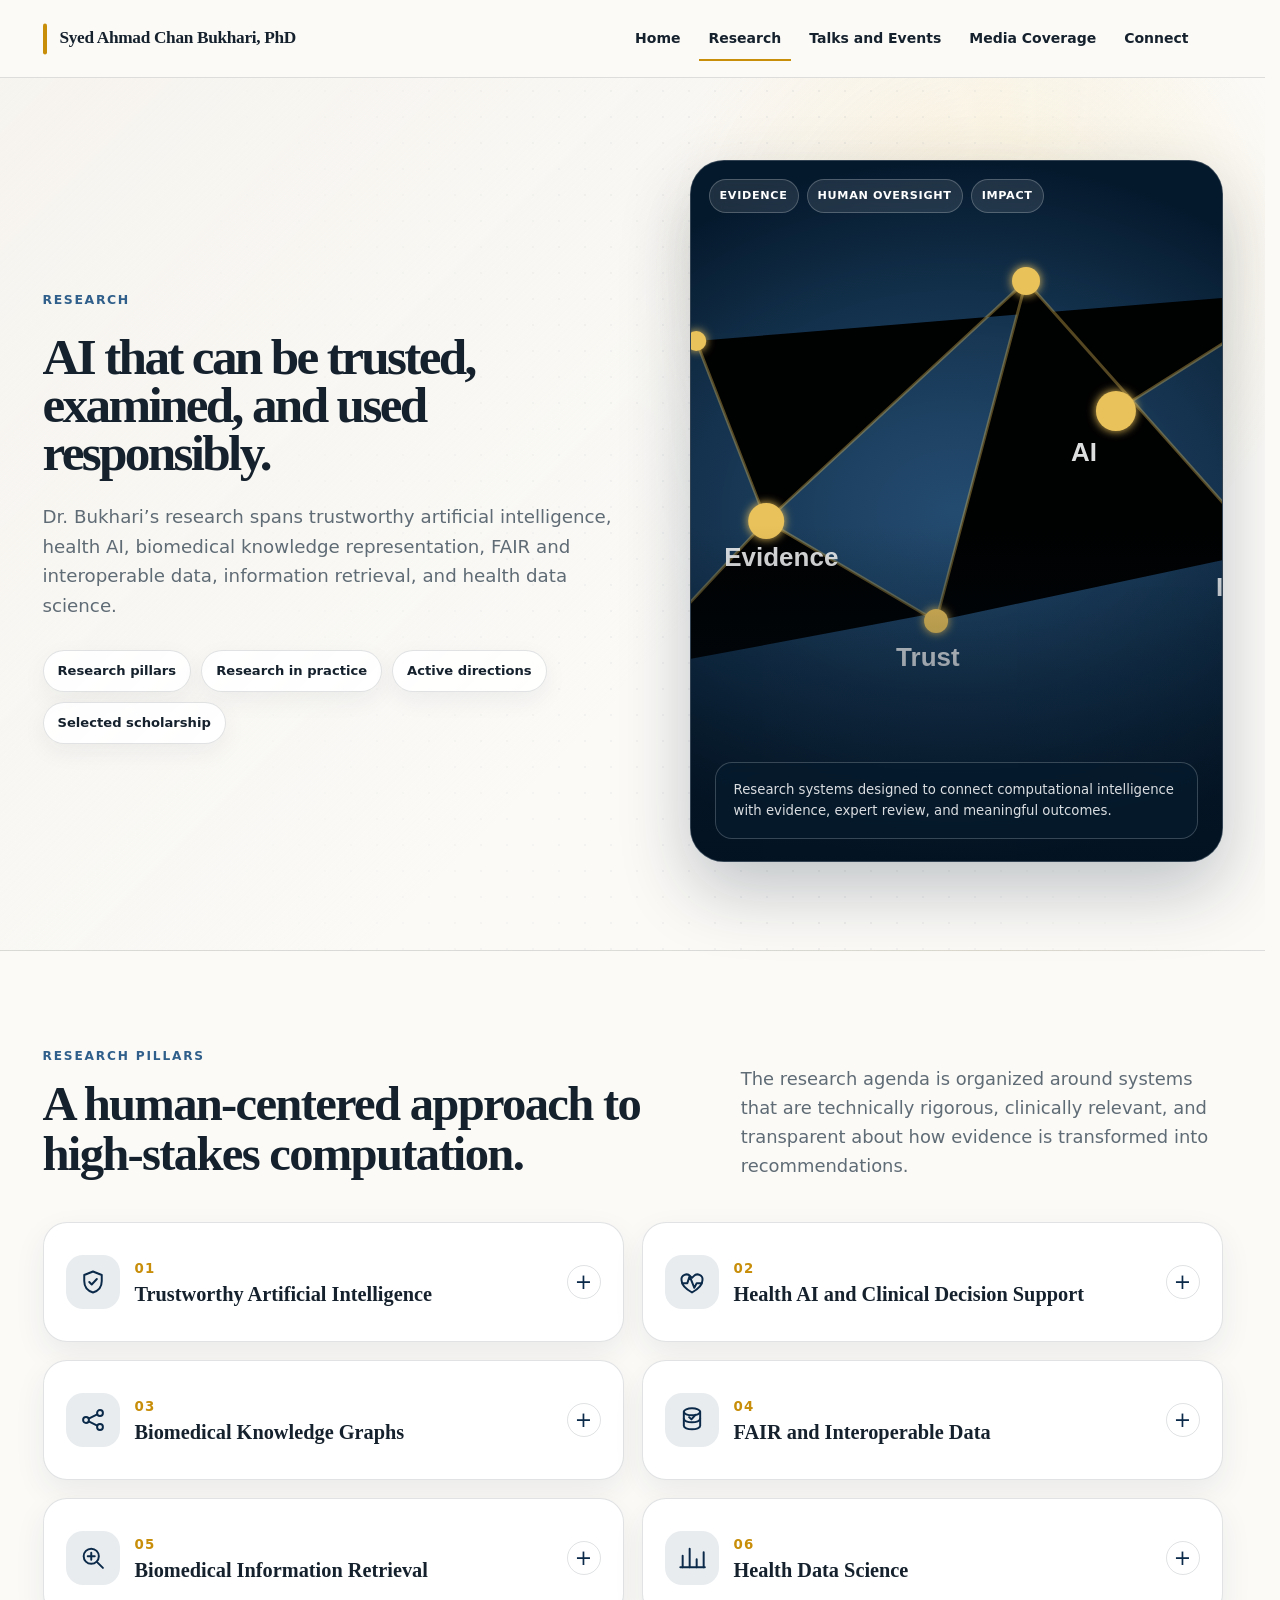
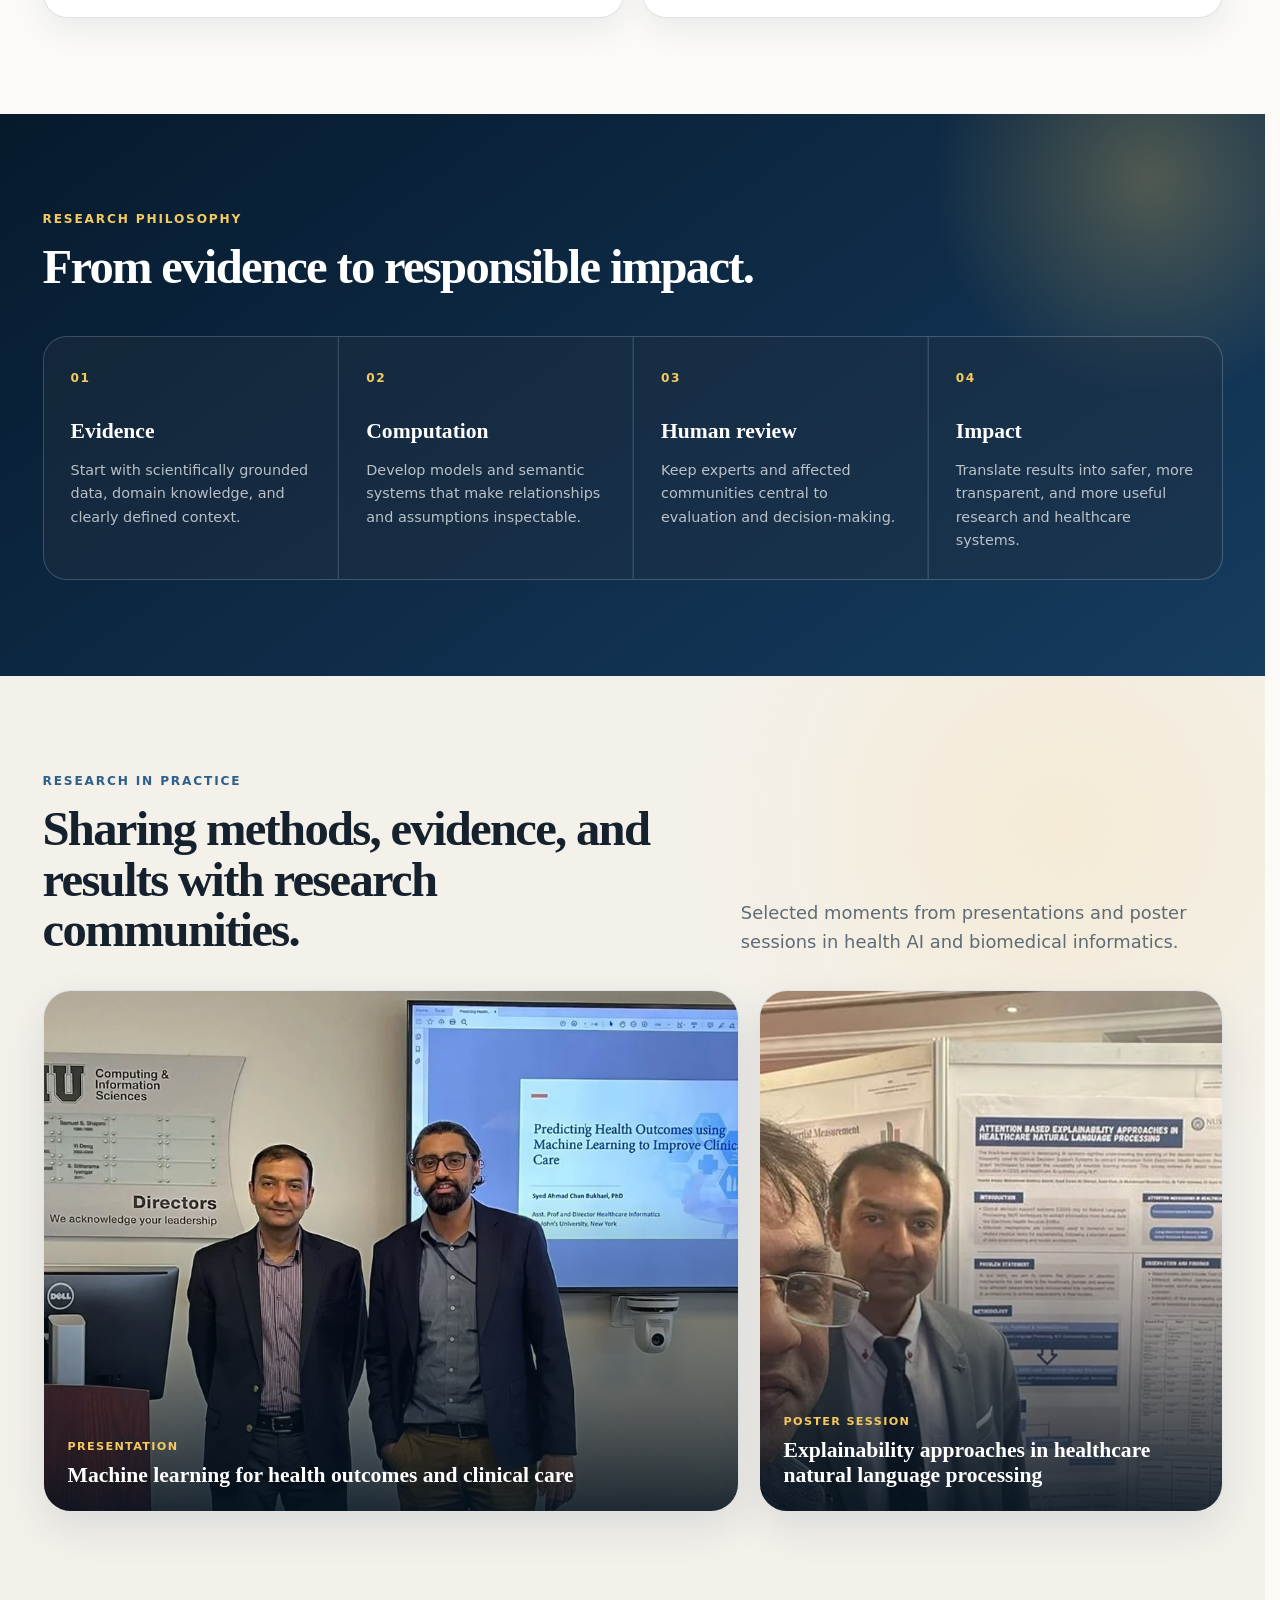
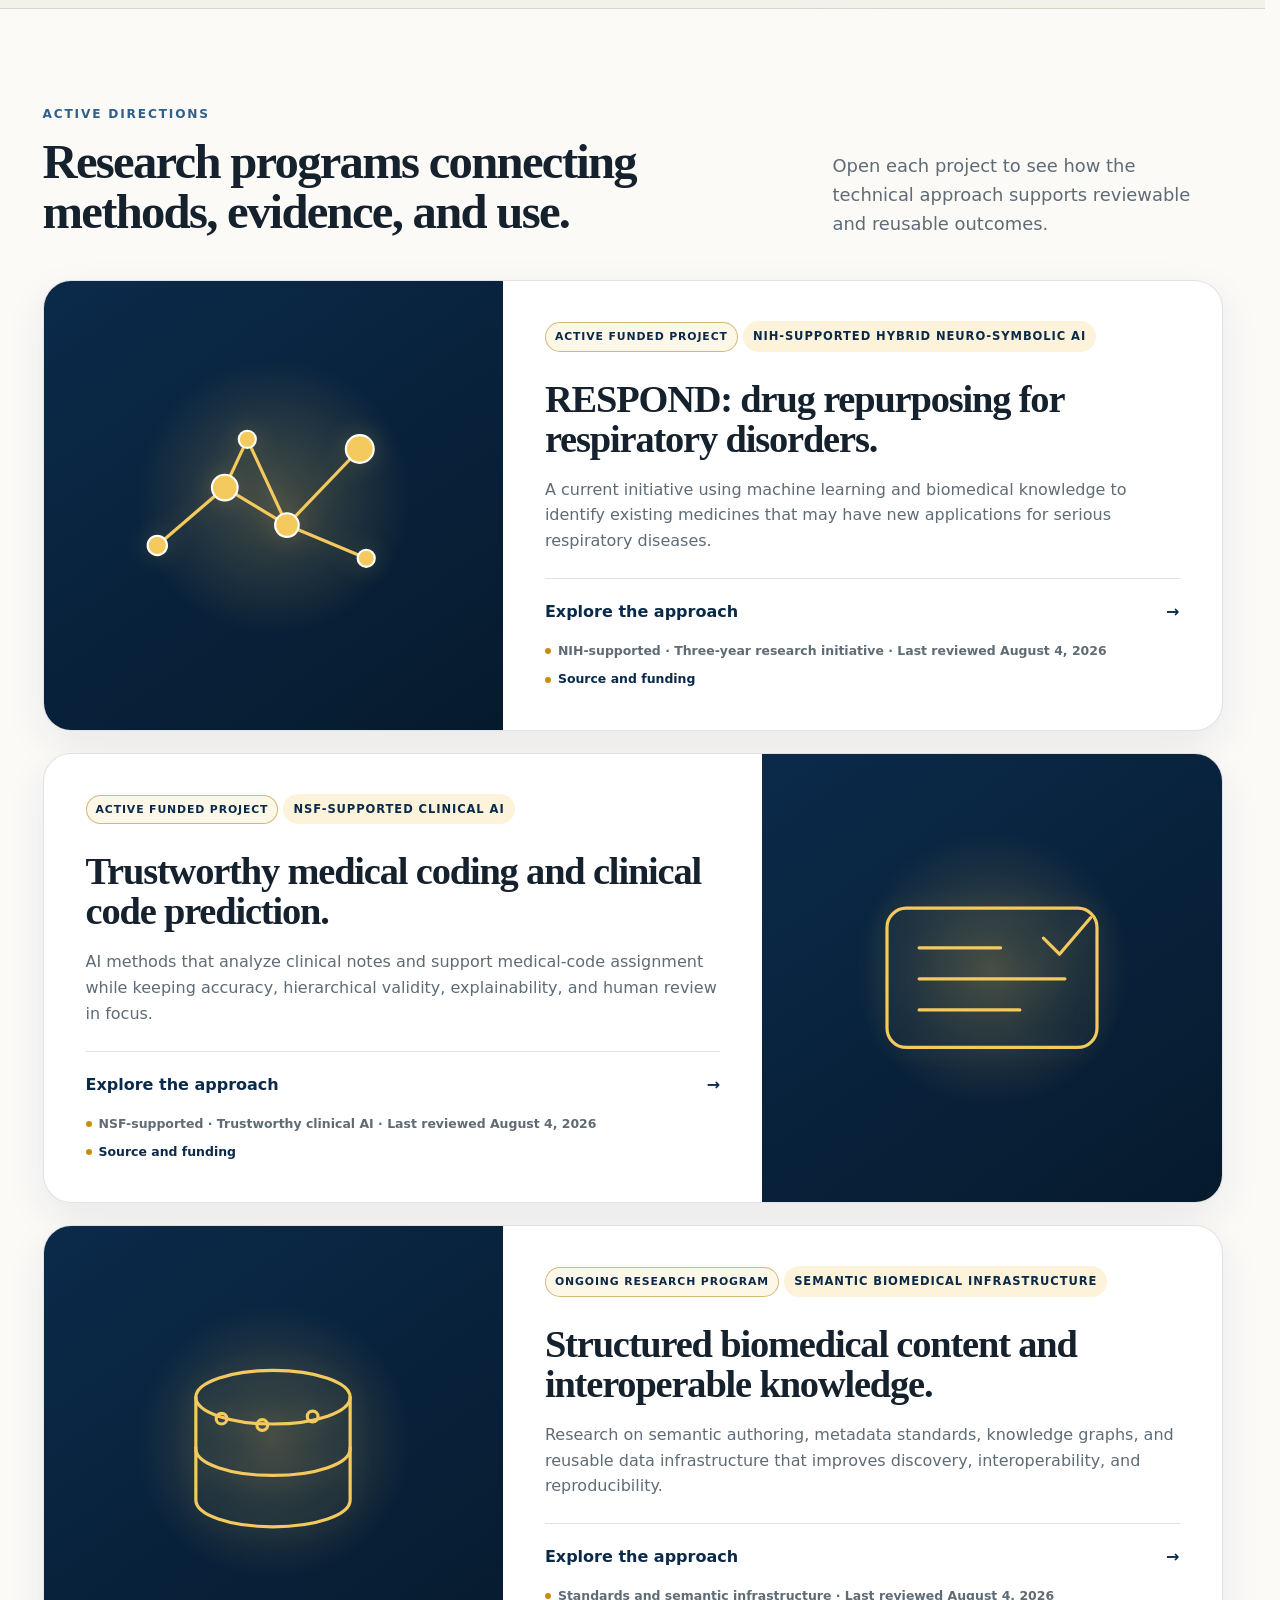
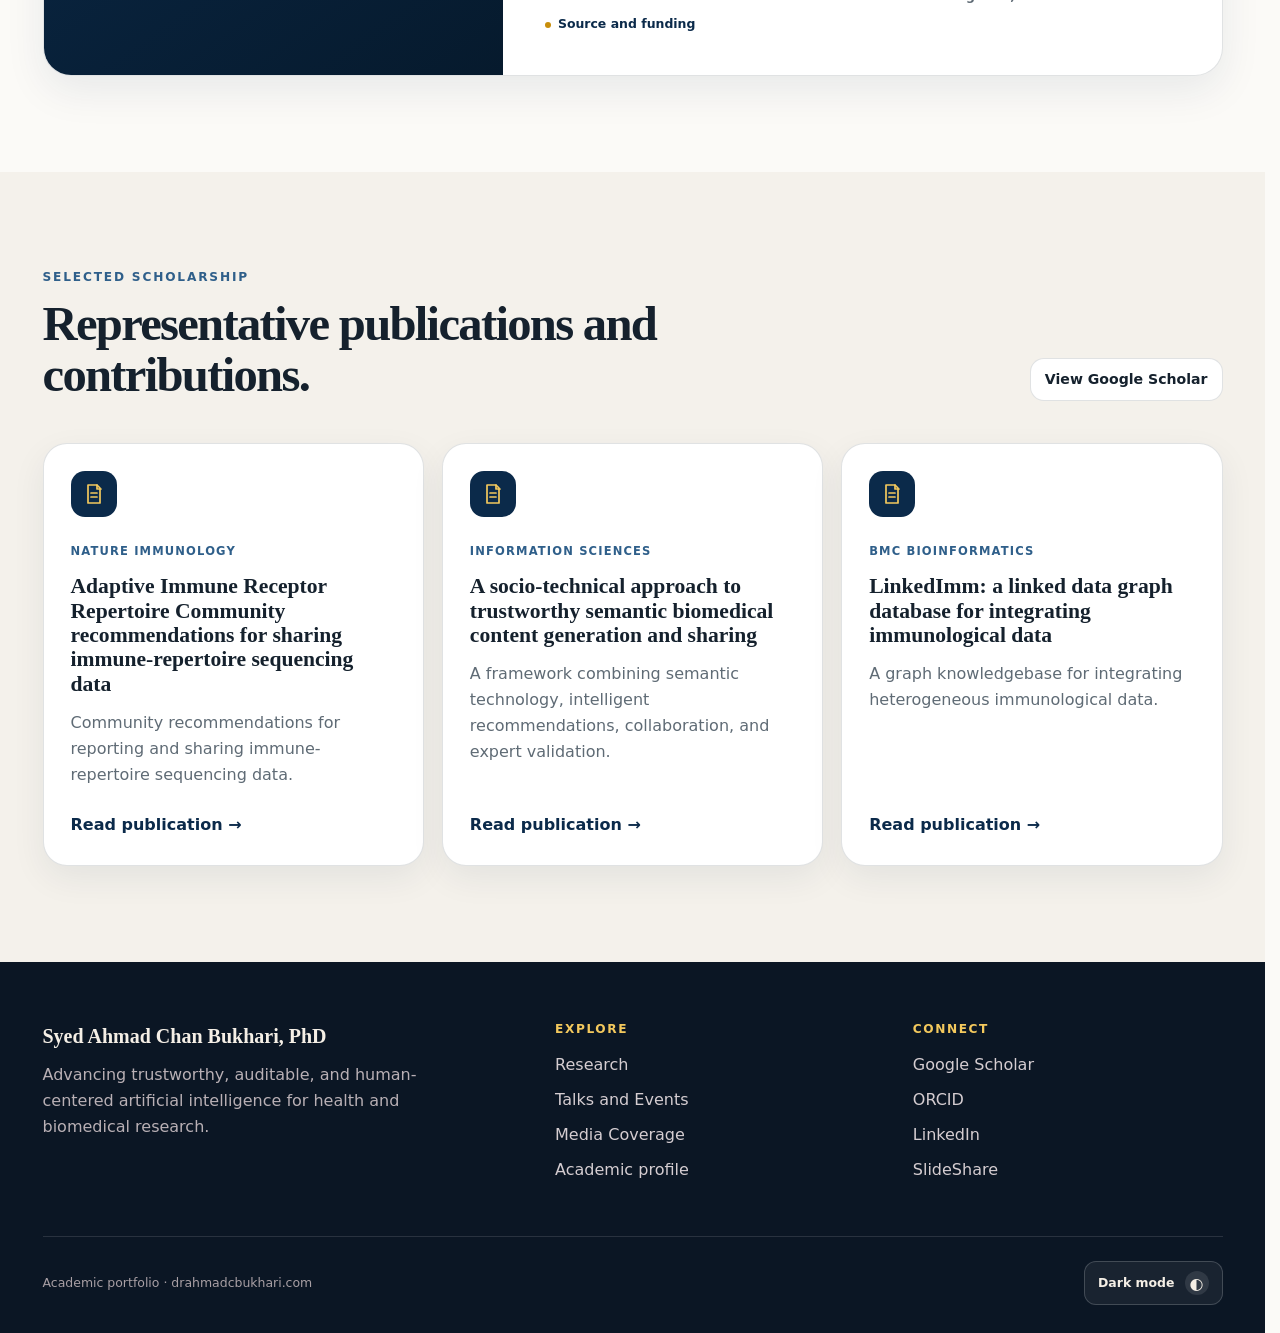
<file: research.html>
<!DOCTYPE html>

<html data-theme="light" lang="en">
<head>
<meta charset="utf-8"/>
<meta content="width=device-width, initial-scale=1" name="viewport"/>
<title>Research | Syed Ahmad Chan Bukhari, PhD</title>
<meta content="Research in trustworthy artificial intelligence, health AI, biomedical informatics, knowledge graphs, and health data science." name="description"/>
<meta content="#0b2a4a" name="theme-color"/>
<meta content="Research | Syed Ahmad Chan Bukhari, PhD" property="og:title"/>
<meta content="Research in trustworthy artificial intelligence, health AI, biomedical informatics, knowledge graphs, and health data science." property="og:description"/>
<meta content="website" property="og:type"/>
<meta content="https://drahmadcbukhari.com/research.html" property="og:url"/>
<link href="https://drahmadcbukhari.com/research.html" rel="canonical"/>
<link href="assets/images/monogram.svg" rel="icon" type="image/svg+xml"/>
<link href="assets/css/site.css?v=20260804-1" rel="stylesheet"/><link href="assets/css/components.css?v=20260804-1" rel="stylesheet"/><link href="assets/css/research.css?v=20260804-2" rel="stylesheet"/>
<script defer="" src="assets/js/site.js?v=20260804-1"></script>
<meta content="light dark" name="color-scheme"/><meta content="Syed Ahmad Chan Bukhari, PhD" property="og:site_name"/><meta content="https://drahmadcbukhari.com/assets/images/dr-bukhari.webp" property="og:image"/><meta content="Portrait of Dr. Syed Ahmad Chan Bukhari" property="og:image:alt"/><meta content="879" property="og:image:width"/><meta content="1318" property="og:image:height"/><meta content="summary_large_image" name="twitter:card"/><meta content="Research | Syed Ahmad Chan Bukhari, PhD" name="twitter:title"/><meta content="Research in trustworthy artificial intelligence, health AI, biomedical informatics, knowledge graphs, and health data science." name="twitter:description"/><meta content="https://drahmadcbukhari.com/assets/images/dr-bukhari.webp" name="twitter:image"/><meta content="Portrait of Dr. Syed Ahmad Chan Bukhari" name="twitter:image:alt"/><script data-site-structured-data="" type="application/ld+json">{
  "@context": "https://schema.org",
  "@type": "BreadcrumbList",
  "itemListElement": [
    {
      "@type": "ListItem",
      "position": 1,
      "name": "Home",
      "item": "https://drahmadcbukhari.com/"
    },
    {
      "@type": "ListItem",
      "position": 2,
      "name": "Research",
      "item": "https://drahmadcbukhari.com/research.html"
    }
  ]
}</script></head>
<body data-page="research">
<a class="skip-link" href="#main">Skip to content</a>
<header class="site-header">
<div class="container nav-wrap">
<a aria-label="Syed Ahmad Chan Bukhari home" class="brand brand-text-only" href="index.html">
<span class="brand-text"><strong>Syed Ahmad Chan Bukhari, PhD</strong></span>
</a>
<nav aria-label="Primary navigation" class="site-nav" data-site-nav="" id="primary-navigation"><a data-nav-page="home" href="index.html">Home</a><a aria-current="page" data-nav-page="research" href="research.html">Research</a><a data-nav-page="talks" href="talks-events.html">Talks and Events</a><a data-nav-page="media" href="media-coverage.html">Media Coverage</a><a data-nav-page="connect" href="connect.html">Connect</a></nav>
<div class="nav-actions"><button aria-controls="primary-navigation" aria-expanded="false" aria-label="Open menu" class="icon-button menu-button" data-menu-toggle="" type="button">☰</button></div>
</div>
</header>
<main class="research-page" id="main" tabindex="-1">

<section class="research-hero">
<div class="container research-hero-grid">
<div class="research-hero-copy">
<p class="breadcrumb">Research</p>
<h1>AI that can be trusted, examined, and used responsibly.</h1>
<p>Dr. Bukhari’s research spans trustworthy artificial intelligence, health AI, biomedical knowledge representation, FAIR and interoperable data, information retrieval, and health data science.</p>
<nav aria-label="Research page sections" class="research-jump-links">
<a href="#research-pillars">Research pillars</a>
<a href="#research-in-practice">Research in practice</a><a href="#active-directions">Active directions</a>
<a href="#selected-publications">Selected scholarship</a>
</nav>
</div>
<figure class="research-network-card">
<img alt="A network diagram connecting evidence, trust, artificial intelligence, and impact" decoding="async" fetchpriority="high" height="700" loading="eager" src="assets/images/research-network.svg" width="900"/>
<div aria-hidden="true" class="research-network-overlay">
<span>Evidence</span>
<span>Human oversight</span>
<span>Impact</span>
</div>
<figcaption>Research systems designed to connect computational intelligence with evidence, expert review, and meaningful outcomes.</figcaption>
</figure>
</div>
</section>
<section class="section" id="research-pillars">
<div class="container">
<div class="research-section-head">
<div>
<p class="eyebrow">Research pillars</p>
<h2 class="section-title">A human-centered approach to high-stakes computation.</h2>
</div>
<p class="section-lede">The research agenda is organized around systems that are technically rigorous, clinically relevant, and transparent about how evidence is transformed into recommendations.</p>
</div>
<div class="research-pillar-grid"><details class="research-pillar">
<summary>
<span aria-hidden="true" class="research-icon"><svg viewbox="0 0 24 24"><path d="M12 3 4.5 6v5.2c0 4.9 3 8.5 7.5 9.8 4.5-1.3 7.5-4.9 7.5-9.8V6L12 3Z"></path><path d="m8.8 12 2.1 2.1 4.4-4.7"></path></svg></span>
<span class="research-pillar-heading"><small>01</small><strong>Trustworthy Artificial Intelligence</strong></span>
<span aria-hidden="true" class="research-toggle">+</span>
</summary>
<div class="research-pillar-body">
<p>Methods that prioritize explainability, accountability, privacy, fairness, robustness, and auditability across the AI lifecycle.</p>
<div class="research-chip-row"><span>Explainability</span><span>Accountability</span><span>Privacy</span><span>Fairness</span><span>Robustness</span><span>Auditability</span></div>
</div>
</details><details class="research-pillar">
<summary>
<span aria-hidden="true" class="research-icon"><svg viewbox="0 0 24 24"><path d="M4 13h4l2-6 4 10 2-4h4"></path><path d="M12 21C6.5 17.9 3 14.5 3 10.3A4.3 4.3 0 0 1 10.5 7L12 8.5 13.5 7A4.3 4.3 0 0 1 21 10.3c0 4.2-3.5 7.6-9 10.7Z"></path></svg></span>
<span class="research-pillar-heading"><small>02</small><strong>Health AI and Clinical Decision Support</strong></span>
<span aria-hidden="true" class="research-toggle">+</span>
</summary>
<div class="research-pillar-body">
<p>AI systems that help researchers and health professionals interpret complex clinical data without replacing human expertise or responsibility.</p>
<div class="research-chip-row"><span>Clinical context</span><span>Decision support</span><span>Human oversight</span></div>
</div>
</details><details class="research-pillar">
<summary>
<span aria-hidden="true" class="research-icon"><svg viewbox="0 0 24 24"><circle cx="6" cy="12" r="2.5"></circle><circle cx="18" cy="6" r="2.5"></circle><circle cx="18" cy="18" r="2.5"></circle><path d="m8.3 10.8 7.3-3.6M8.3 13.2l7.3 3.6"></path></svg></span>
<span class="research-pillar-heading"><small>03</small><strong>Biomedical Knowledge Graphs</strong></span>
<span aria-hidden="true" class="research-toggle">+</span>
</summary>
<div class="research-pillar-body">
<p>Graph-based representations that connect medical concepts, evidence, standards, and biological relationships for discovery and explanation.</p>
<div class="research-chip-row"><span>Knowledge graphs</span><span>Ontologies</span><span>Evidence links</span></div>
</div>
</details><details class="research-pillar">
<summary>
<span aria-hidden="true" class="research-icon"><svg viewbox="0 0 24 24"><ellipse cx="12" cy="5" rx="7" ry="3"></ellipse><path d="M5 5v6c0 1.7 3.1 3 7 3s7-1.3 7-3V5"></path><path d="M5 11v6c0 1.7 3.1 3 7 3s7-1.3 7-3v-6"></path><path d="m9.5 9.5 2 2 3.5-4"></path></svg></span>
<span class="research-pillar-heading"><small>04</small><strong>FAIR and Interoperable Data</strong></span>
<span aria-hidden="true" class="research-toggle">+</span>
</summary>
<div class="research-pillar-body">
<p>Semantic authoring, metadata standards, and reusable research infrastructure that improve scientific reproducibility and machine-actionable knowledge.</p>
<div class="research-chip-row"><span>FAIR data</span><span>Metadata standards</span><span>Interoperability</span></div>
</div>
</details><details class="research-pillar">
<summary>
<span aria-hidden="true" class="research-icon"><svg viewbox="0 0 24 24"><circle cx="10.5" cy="10.5" r="6.5"></circle><path d="m15.5 15.5 5 5"></path><path d="M7.5 10.5h6M10.5 7.5v6"></path></svg></span>
<span class="research-pillar-heading"><small>05</small><strong>Biomedical Information Retrieval</strong></span>
<span aria-hidden="true" class="research-toggle">+</span>
</summary>
<div class="research-pillar-body">
<p>Search, enrichment, and retrieval methods that make complex biomedical content easier to find, connect, and interpret.</p>
<div class="research-chip-row"><span>Semantic search</span><span>Content enrichment</span><span>Retrieval</span></div>
</div>
</details><details class="research-pillar">
<summary>
<span aria-hidden="true" class="research-icon"><svg viewbox="0 0 24 24"><path d="M4 20V10M10 20V4M16 20v-7M22 20V7"></path><path d="M2 20h21"></path></svg></span>
<span class="research-pillar-heading"><small>06</small><strong>Health Data Science</strong></span>
<span aria-hidden="true" class="research-toggle">+</span>
</summary>
<div class="research-pillar-body">
<p>Machine learning and data-science methods for clinical outcomes, medical coding, digital health, and biomedical discovery.</p>
<div class="research-chip-row"><span>Machine learning</span><span>Clinical outcomes</span><span>Medical coding</span><span>Digital health</span></div>
</div>
</details></div>
</div>
</section>
<section aria-labelledby="research-process-title" class="section research-philosophy-band">
<div class="container">
<div class="research-process-intro">
<p class="eyebrow">Research philosophy</p>
<h2 class="section-title" id="research-process-title">From evidence to responsible impact.</h2>
</div>
<ol class="research-process">
<li><span class="process-number">01</span><strong>Evidence</strong><p>Start with scientifically grounded data, domain knowledge, and clearly defined context.</p></li>
<li><span class="process-number">02</span><strong>Computation</strong><p>Develop models and semantic systems that make relationships and assumptions inspectable.</p></li>
<li><span class="process-number">03</span><strong>Human review</strong><p>Keep experts and affected communities central to evaluation and decision-making.</p></li>
<li><span class="process-number">04</span><strong>Impact</strong><p>Translate results into safer, more transparent, and more useful research and healthcare systems.</p></li>
</ol>
</div>
</section><section class="section research-in-practice" id="research-in-practice">
<div class="container">
<div class="research-section-head research-photo-heading">
<div>
<p class="eyebrow">Research in practice</p>
<h2 class="section-title">Sharing methods, evidence, and results with research communities.</h2>
</div>
<p class="section-lede">Selected moments from presentations and poster sessions in health AI and biomedical informatics.</p>
</div>
<div class="research-photo-grid">
<figure class="research-photo-card research-photo-card-wide">
<img alt="Dr. Bukhari standing with a colleague beside a presentation on predicting health outcomes with machine learning." decoding="async" height="960" loading="lazy" sizes="(max-width: 760px) 100vw, 50vw" src="assets/images/research/health-outcomes-presentation.webp" srcset="assets/images/research/health-outcomes-presentation-480.webp 480w, assets/images/research/health-outcomes-presentation-960.webp 960w, assets/images/research/health-outcomes-presentation.webp 1280w" width="1280"/>
<figcaption>
<span>Presentation</span>
<strong>Machine learning for health outcomes and clinical care</strong>
</figcaption>
</figure>
<figure class="research-photo-card">
<img alt="Dr. Bukhari and a colleague in front of a poster about attention-based explainability in healthcare natural language processing." decoding="async" height="720" loading="lazy" sizes="(max-width: 760px) 100vw, 50vw" src="assets/images/research/explainable-healthcare-nlp-poster.webp" srcset="assets/images/research/explainable-healthcare-nlp-poster-480.webp 480w, assets/images/research/explainable-healthcare-nlp-poster.webp 960w" width="960"/>
<figcaption>
<span>Poster session</span>
<strong>Explainability approaches in healthcare natural language processing</strong>
</figcaption>
</figure>
</div>
</div>
</section>
<section class="section" id="active-directions">
<div class="container">
<div class="section-head research-project-heading">
<div>
<p class="eyebrow">Active directions</p>
<h2 class="section-title">Research programs connecting methods, evidence, and use.</h2>
</div>
<p class="section-lede">Open each project to see how the technical approach supports reviewable and reusable outcomes.</p>
</div>
<div class="research-project-grid">
<article class="research-project-card" id="drug-repurposing">
<div aria-hidden="true" class="research-project-visual research-project-visual-network">
<svg viewbox="0 0 280 190"><path d="M32 132 95 78l58 35 68-71"></path><path d="m95 78 21-45 37 80 74 31"></path><circle cx="32" cy="132" r="9"></circle><circle cx="95" cy="78" r="12"></circle><circle cx="116" cy="33" r="8"></circle><circle cx="153" cy="113" r="11"></circle><circle cx="221" cy="42" r="13"></circle><circle cx="227" cy="144" r="8"></circle></svg>
</div>
<div class="research-project-copy"><span class="project-status-badge">Active funded project</span>
<span class="research-project-kicker">NIH-supported hybrid neuro-symbolic AI</span>
<h3>RESPOND: drug repurposing for respiratory disorders.</h3>
<p>A current initiative using machine learning and biomedical knowledge to identify existing medicines that may have new applications for serious respiratory diseases.</p>
<details class="research-project-details">
<summary>Explore the approach <span aria-hidden="true">→</span></summary>
<div><p>The project examines relationships among drugs, diseases, genes, biological pathways, and other evidence, while emphasizing transparent scientific reasoning behind candidate recommendations.</p><div class="research-chip-row"><span>Neuro-symbolic AI</span><span>Respiratory disorders</span><span>Drug repurposing</span><span>Evidence graphs</span></div><a class="research-source-link" href="https://www.stjohns.edu/news-media/news/2026-07-27/st-johns-ai-lab-awarded-grant-study-drug-repurposing" rel="noopener" target="_blank">Read the St. John’s project announcement →</a></div>
</details>
<div class="content-status-row"><span>NIH-supported · Three-year research initiative · Last reviewed August 4, 2026</span><a href="https://www.stjohns.edu/news-media/news/2026-07-27/st-johns-ai-lab-awarded-grant-study-drug-repurposing" rel="noopener" target="_blank">Source and funding</a></div></div>
</article>
<article class="research-project-card" id="medical-coding">
<div aria-hidden="true" class="research-project-visual research-project-visual-coding">
<svg viewbox="0 0 280 190"><rect height="130" rx="18" width="196" x="42" y="30"></rect><path d="M72 67h76M72 96h136M72 125h94"></path><path d="m188 58 15 15 29-34"></path></svg>
</div>
<div class="research-project-copy"><span class="project-status-badge">Active funded project</span>
<span class="research-project-kicker">NSF-supported clinical AI</span>
<h3>Trustworthy medical coding and clinical code prediction.</h3>
<p>AI methods that analyze clinical notes and support medical-code assignment while keeping accuracy, hierarchical validity, explainability, and human review in focus.</p>
<details class="research-project-details">
<summary>Explore the approach <span aria-hidden="true">→</span></summary>
<div><p>The work includes knowledge-graph and hierarchy-aware approaches that connect clinical evidence to candidate codes and address the scale and rarity challenges of large coding systems.</p><div class="research-chip-row"><span>Clinical NLP</span><span>Extreme multi-label learning</span><span>ICD-10-CM</span><span>Explainability</span></div><a class="research-source-link" href="https://www.stjohns.edu/news-media/news/2024-09-17/st-johns-professor-awarded-grant-study-use-ai-medical-coding" rel="noopener" target="_blank">Read the St. John’s project announcement →</a></div>
</details>
<div class="content-status-row"><span>NSF-supported · Trustworthy clinical AI · Last reviewed August 4, 2026</span><a href="https://www.stjohns.edu/news-media/news/2024-09-17/st-johns-professor-awarded-grant-study-use-ai-medical-coding" rel="noopener" target="_blank">Source and funding</a></div></div>
</article>
<article class="research-project-card" id="biomedical-knowledge">
<div aria-hidden="true" class="research-project-visual research-project-visual-data">
<svg viewbox="0 0 280 190"><ellipse cx="140" cy="45" rx="72" ry="25"></ellipse><path d="M68 45v48c0 14 32 25 72 25s72-11 72-25V45"></path><path d="M68 92v49c0 14 32 25 72 25s72-11 72-25V92"></path><circle cx="92" cy="65" r="5"></circle><circle cx="130" cy="71" r="5"></circle><circle cx="177" cy="63" r="5"></circle></svg>
</div>
<div class="research-project-copy"><span class="project-status-badge">Ongoing research program</span>
<span class="research-project-kicker">Semantic biomedical infrastructure</span>
<h3>Structured biomedical content and interoperable knowledge.</h3>
<p>Research on semantic authoring, metadata standards, knowledge graphs, and reusable data infrastructure that improves discovery, interoperability, and reproducibility.</p>
<details class="research-project-details">
<summary>Explore the approach <span aria-hidden="true">→</span></summary>
<div><p>This portfolio includes socio-technical biomedical content authoring, ontology-linked metadata, FAIR publishing, and standards-based infrastructure for human- and machine-readable research.</p><div class="research-chip-row"><span>FAIR data</span><span>Semantic authoring</span><span>Metadata standards</span><span>Knowledge graphs</span></div><a class="research-source-link" href="https://bukharilab.org/research/" rel="noopener" target="_blank">Explore the Bukhari Lab research portfolio →</a></div>
</details>
<div class="content-status-row"><span>Standards and semantic infrastructure · Last reviewed August 4, 2026</span><a href="https://bukharilab.org/research/" rel="noopener" target="_blank">Source and funding</a></div></div>
</article>
</div>
</div>
</section>
<section class="section section-alt" id="selected-publications">
<div class="container">
<div class="section-head">
<div>
<p class="eyebrow">Selected scholarship</p>
<h2 class="section-title">Representative publications and contributions.</h2>
</div>
<a class="button button-secondary button-small" href="https://scholar.google.com/citations?user=JhWJ5PEAAAAJ&amp;hl=en" rel="noopener" target="_blank">View Google Scholar</a>
</div>
<div class="research-publication-grid">
<article class="research-publication-card">
<span aria-hidden="true" class="research-publication-icon"><svg viewbox="0 0 24 24"><path d="M6 3h9l3 3v15H6z"></path><path d="M15 3v4h4M9 11h6M9 15h6"></path></svg></span>
<span class="venue">Nature Immunology</span>
<h3>Adaptive Immune Receptor Repertoire Community recommendations for sharing immune-repertoire sequencing data</h3>
<p>Community recommendations for reporting and sharing immune-repertoire sequencing data.</p>
<a class="card-link" href="https://doi.org/10.1038/ni.3873" rel="noopener" target="_blank">Read publication →</a>
</article>
<article class="research-publication-card">
<span aria-hidden="true" class="research-publication-icon"><svg viewbox="0 0 24 24"><path d="M6 3h9l3 3v15H6z"></path><path d="M15 3v4h4M9 11h6M9 15h6"></path></svg></span>
<span class="venue">Information Sciences</span>
<h3>A socio-technical approach to trustworthy semantic biomedical content generation and sharing</h3>
<p>A framework combining semantic technology, intelligent recommendations, collaboration, and expert validation.</p>
<a class="card-link" href="https://doi.org/10.1016/j.ins.2024.120441" rel="noopener" target="_blank">Read publication →</a>
</article>
<article class="research-publication-card">
<span aria-hidden="true" class="research-publication-icon"><svg viewbox="0 0 24 24"><path d="M6 3h9l3 3v15H6z"></path><path d="M15 3v4h4M9 11h6M9 15h6"></path></svg></span>
<span class="venue">BMC Bioinformatics</span>
<h3>LinkedImm: a linked data graph database for integrating immunological data</h3>
<p>A graph knowledgebase for integrating heterogeneous immunological data.</p>
<a class="card-link" href="https://doi.org/10.1186/s12859-021-04031-9" rel="noopener" target="_blank">Read publication →</a>
</article>
</div>
</div>
</section>
</main>
<footer class="site-footer">
<div class="container">
<div class="footer-grid">
<div class="footer-brand footer-brand-text-only"><div><strong>Syed Ahmad Chan Bukhari, PhD</strong><p>Advancing trustworthy, auditable, and human-centered artificial intelligence for health and biomedical research.</p></div></div>
<div class="footer-links"><h2>Explore</h2><a href="research.html">Research</a><a href="talks-events.html">Talks and Events</a><a href="media-coverage.html">Media Coverage</a><a href="leadership.html">Academic profile</a></div>
<div class="footer-links"><h2>Connect</h2><a href="https://scholar.google.com/citations?user=JhWJ5PEAAAAJ&amp;hl=en" rel="noopener" target="_blank">Google Scholar</a><a href="https://orcid.org/0000-0002-6517-5261" rel="noopener" target="_blank">ORCID</a><a href="https://www.linkedin.com/in/drahmadbukhari/" rel="noopener" target="_blank">LinkedIn</a><a href="https://www.slideshare.net/bukharig8?itemsPerPage=14" rel="noopener" target="_blank">SlideShare</a></div>
</div>
<div class="footer-bottom"><span>Academic portfolio · drahmadcbukhari.com</span><button aria-label="Switch color theme" class="footer-theme-button" data-theme-toggle="" type="button"><span data-theme-label="">Dark mode</span><span aria-hidden="true" data-theme-icon="">◐</span></button></div>
</div>
</footer>
</body>
</html>
</file>
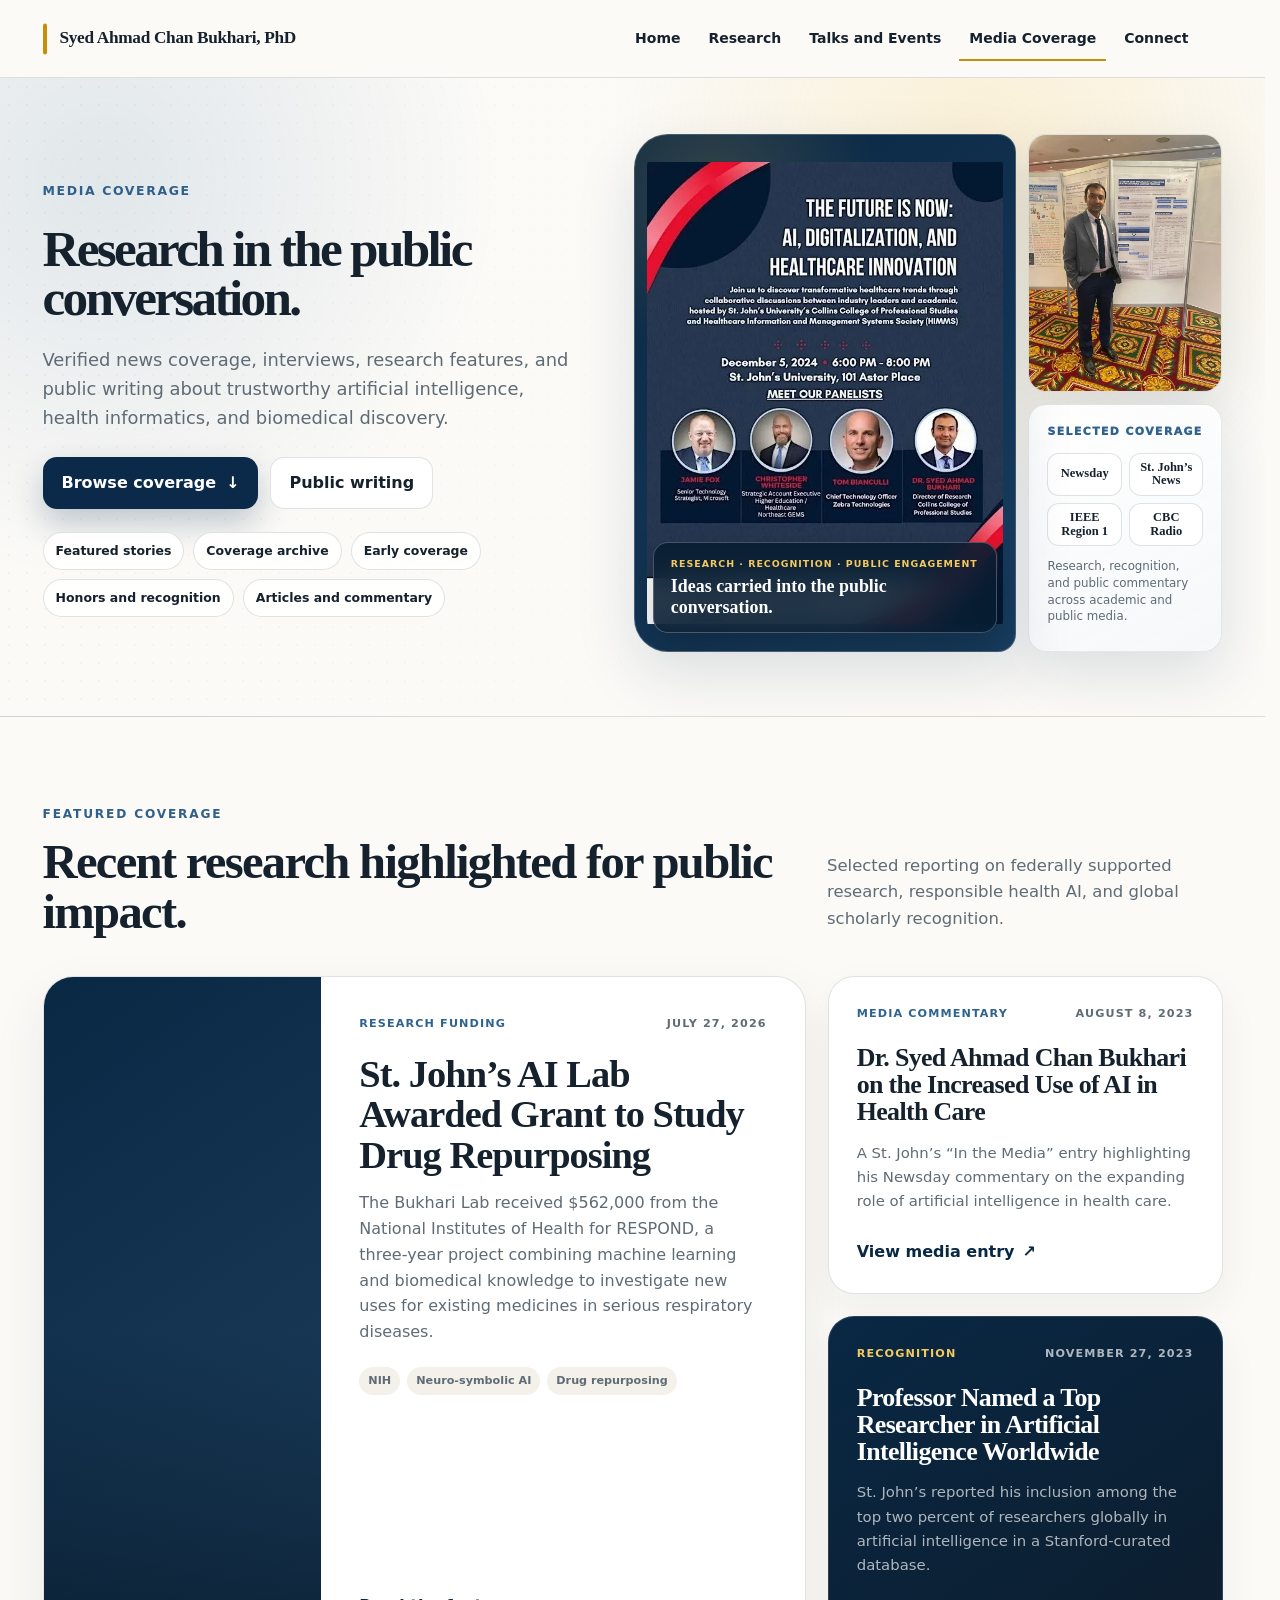
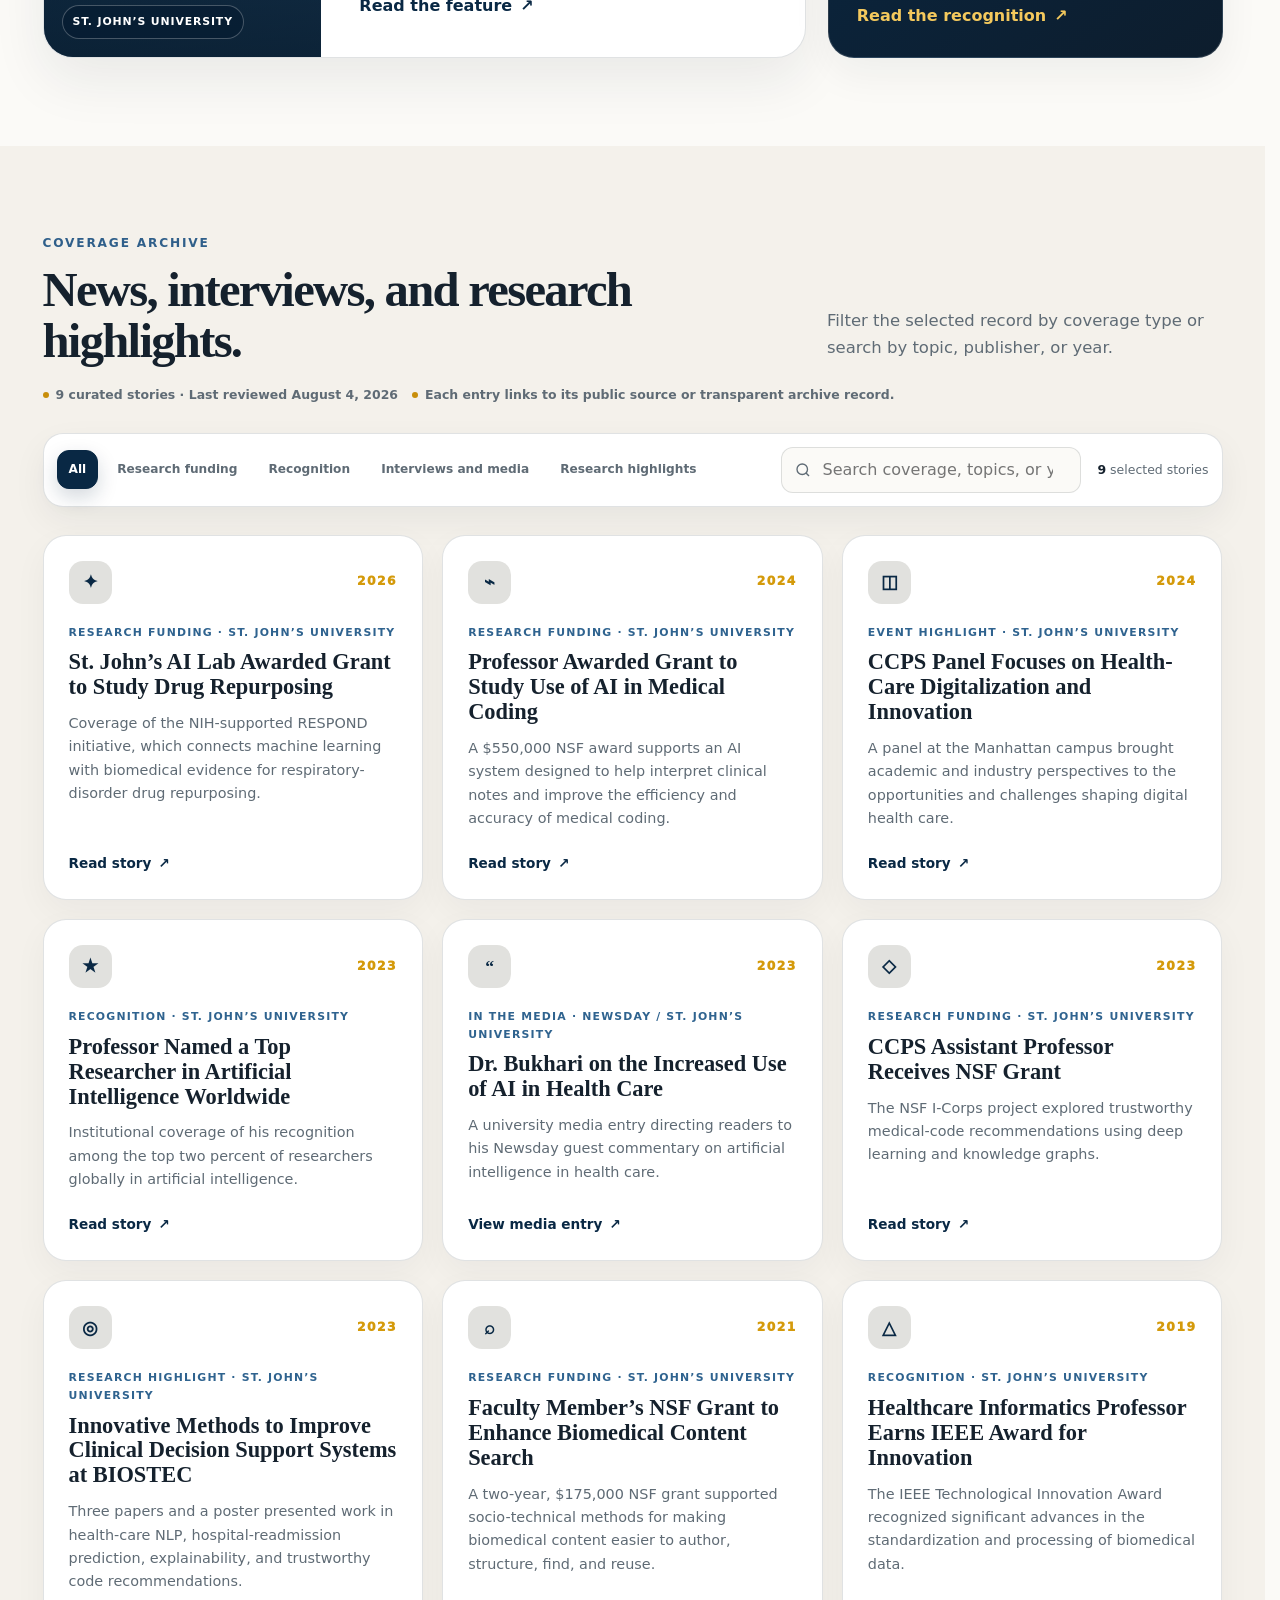
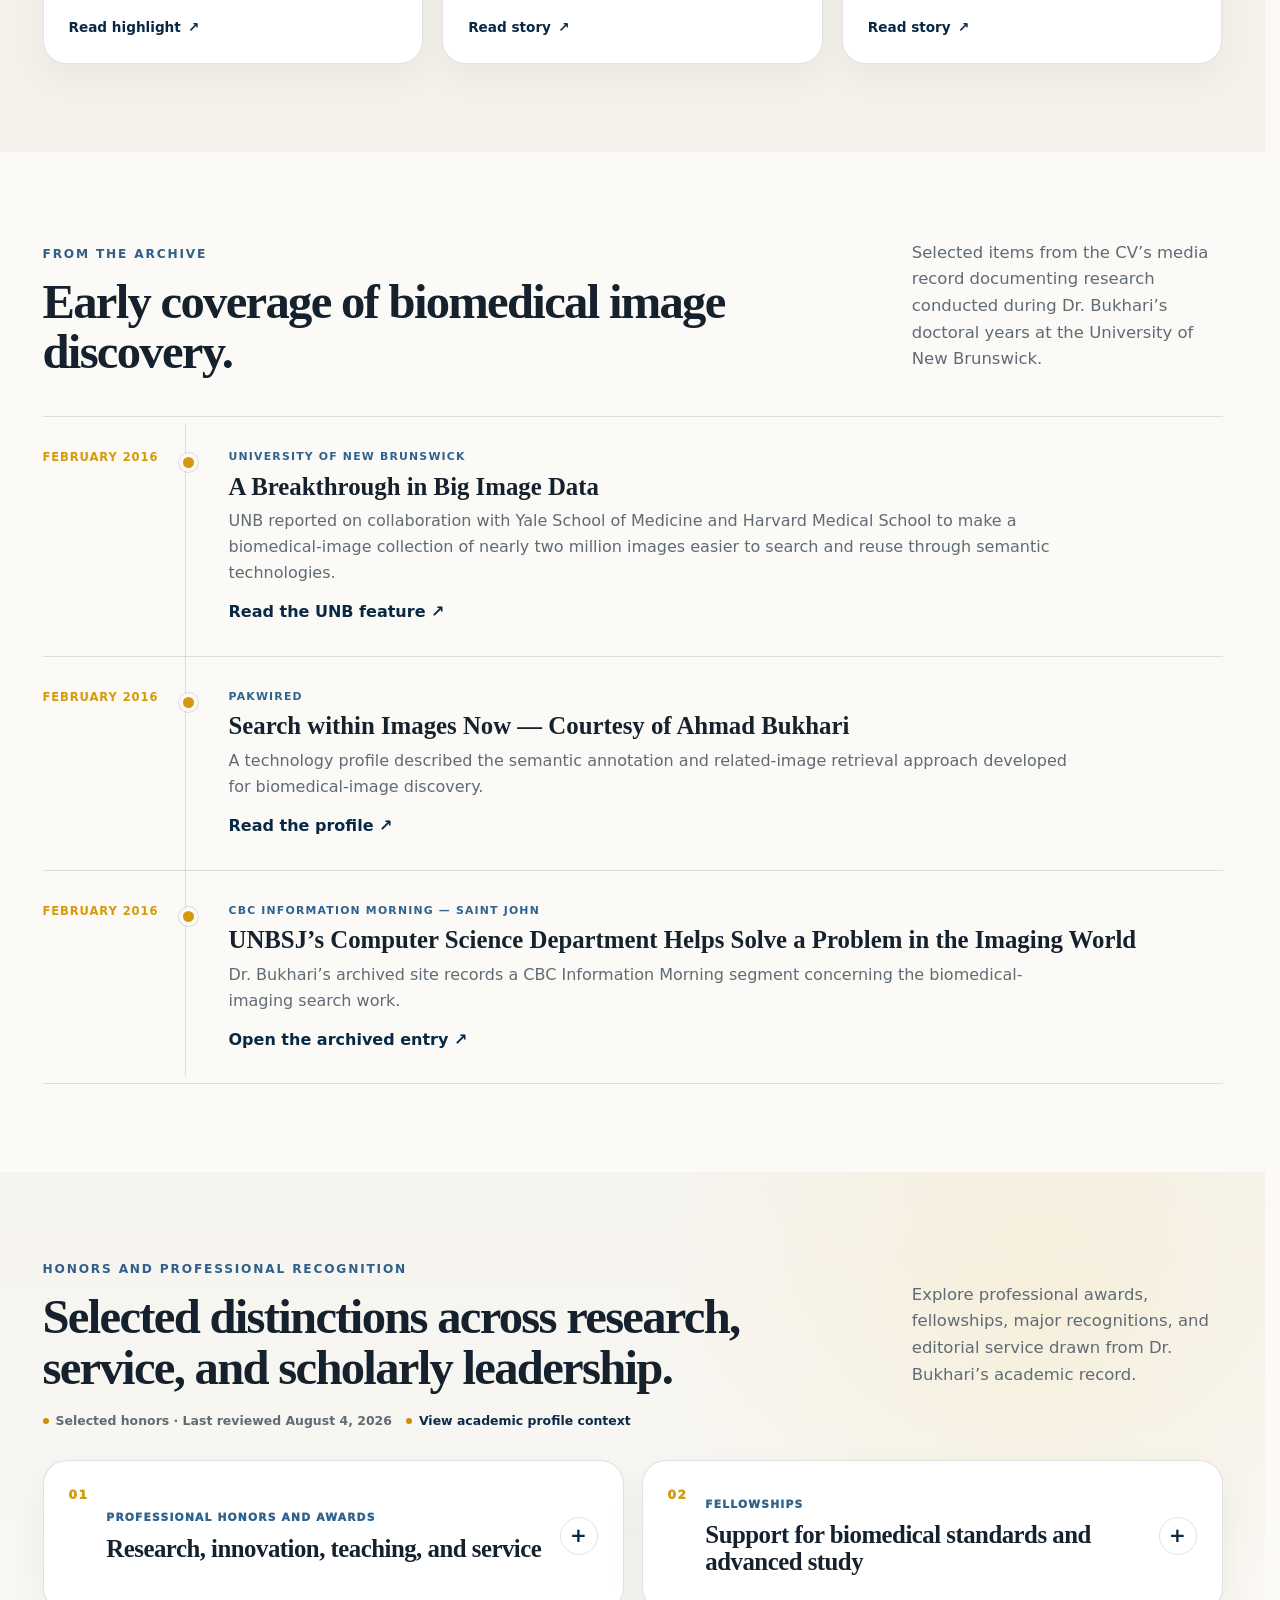
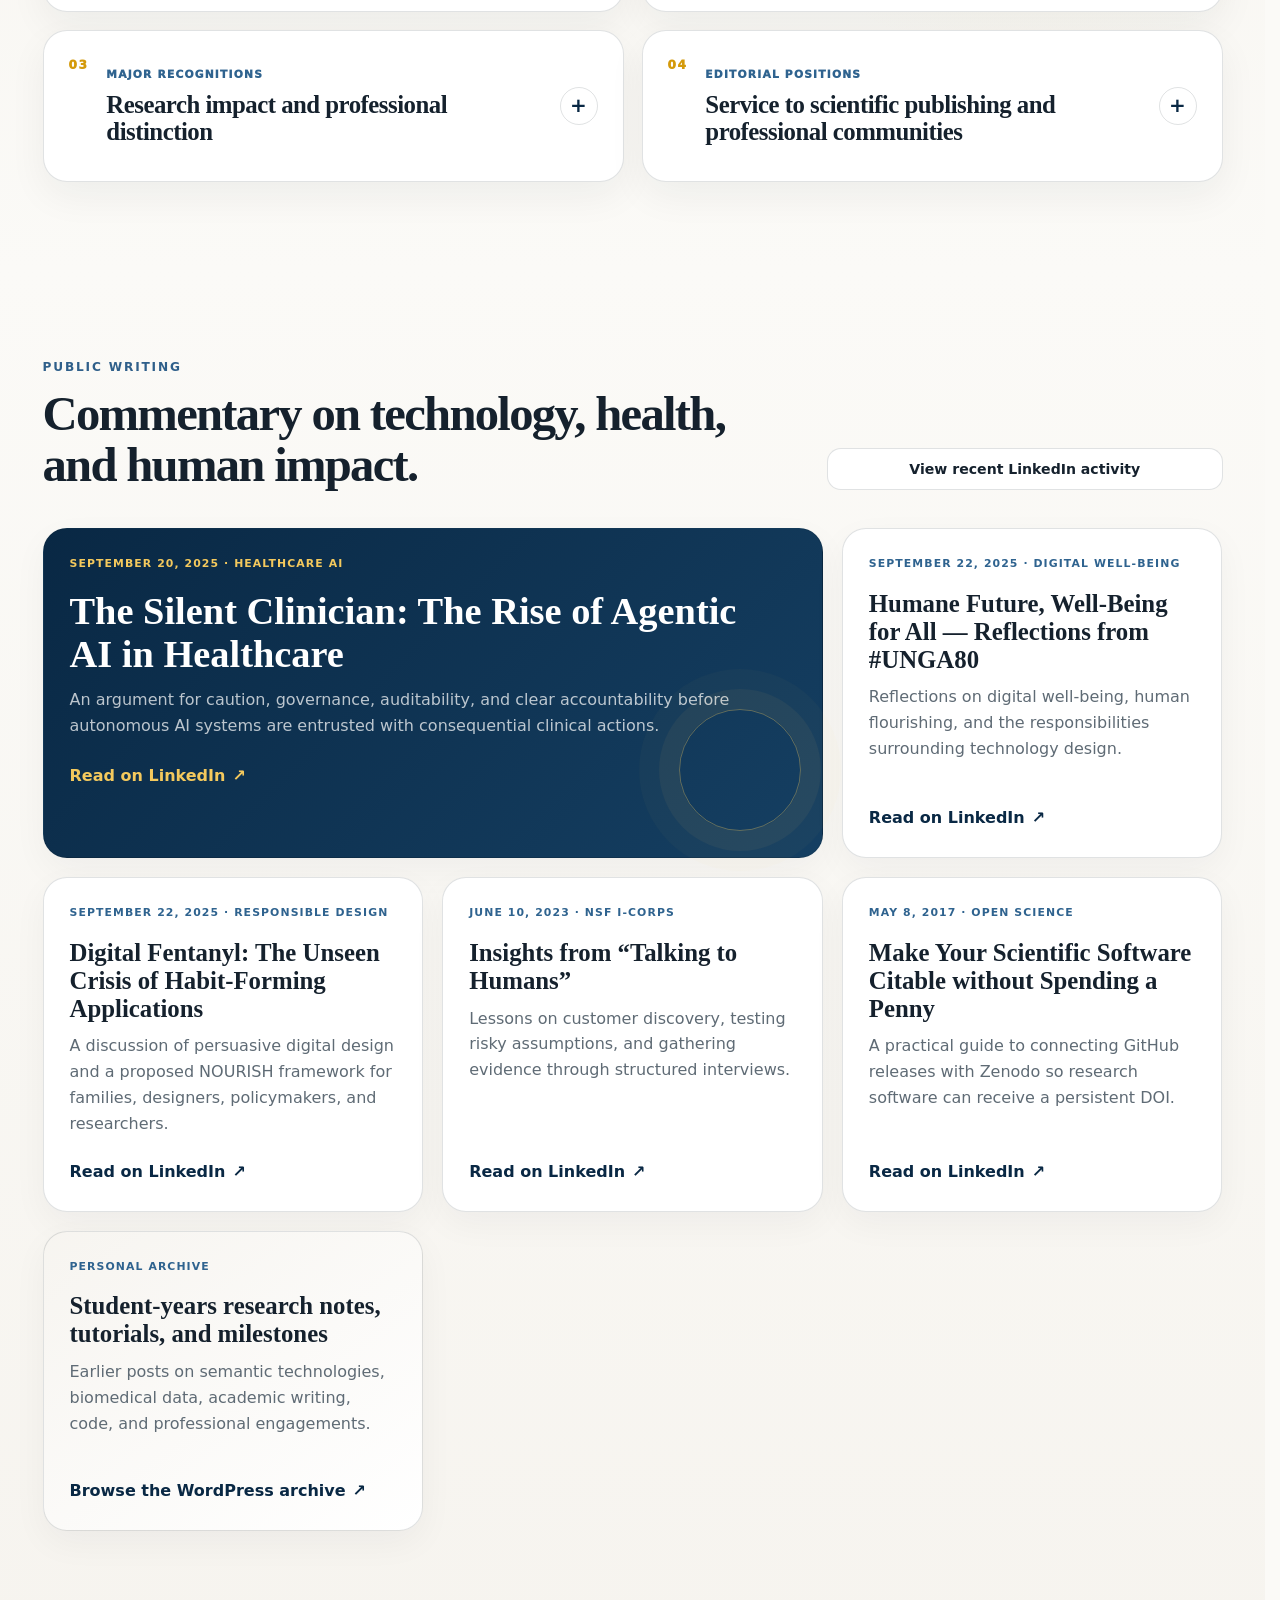
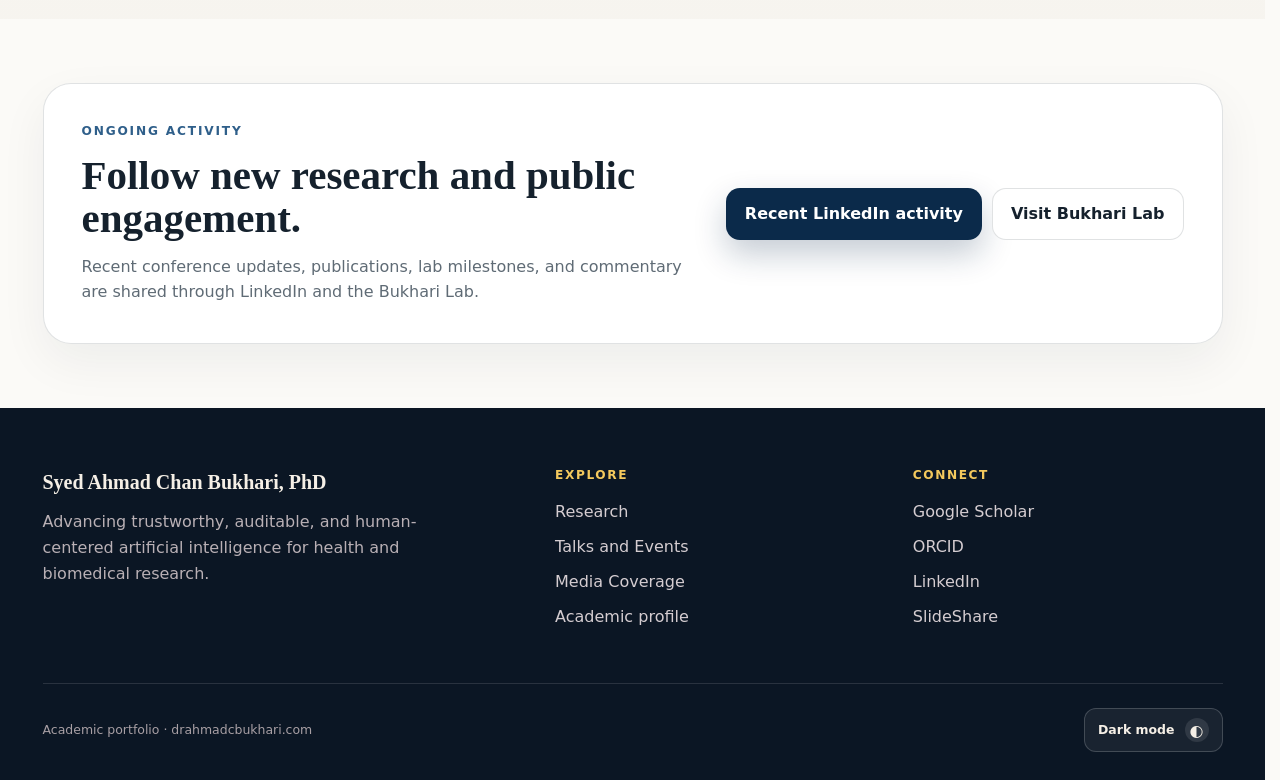
<file: resources.html>
<!DOCTYPE html>
<html lang="en"><head><meta charset="utf-8"/><meta content="width=device-width,initial-scale=1" name="viewport"/><meta content="noindex,follow" name="robots"/><meta content="0; url=media-coverage.html" http-equiv="refresh"/><link href="https://drahmadcbukhari.com/media-coverage.html" rel="canonical"/><title>Redirecting to Media Coverage</title></head><body><p>Public commentary and resources have moved to <a href="media-coverage.html">Media Coverage</a>.</p></body></html>
</file>
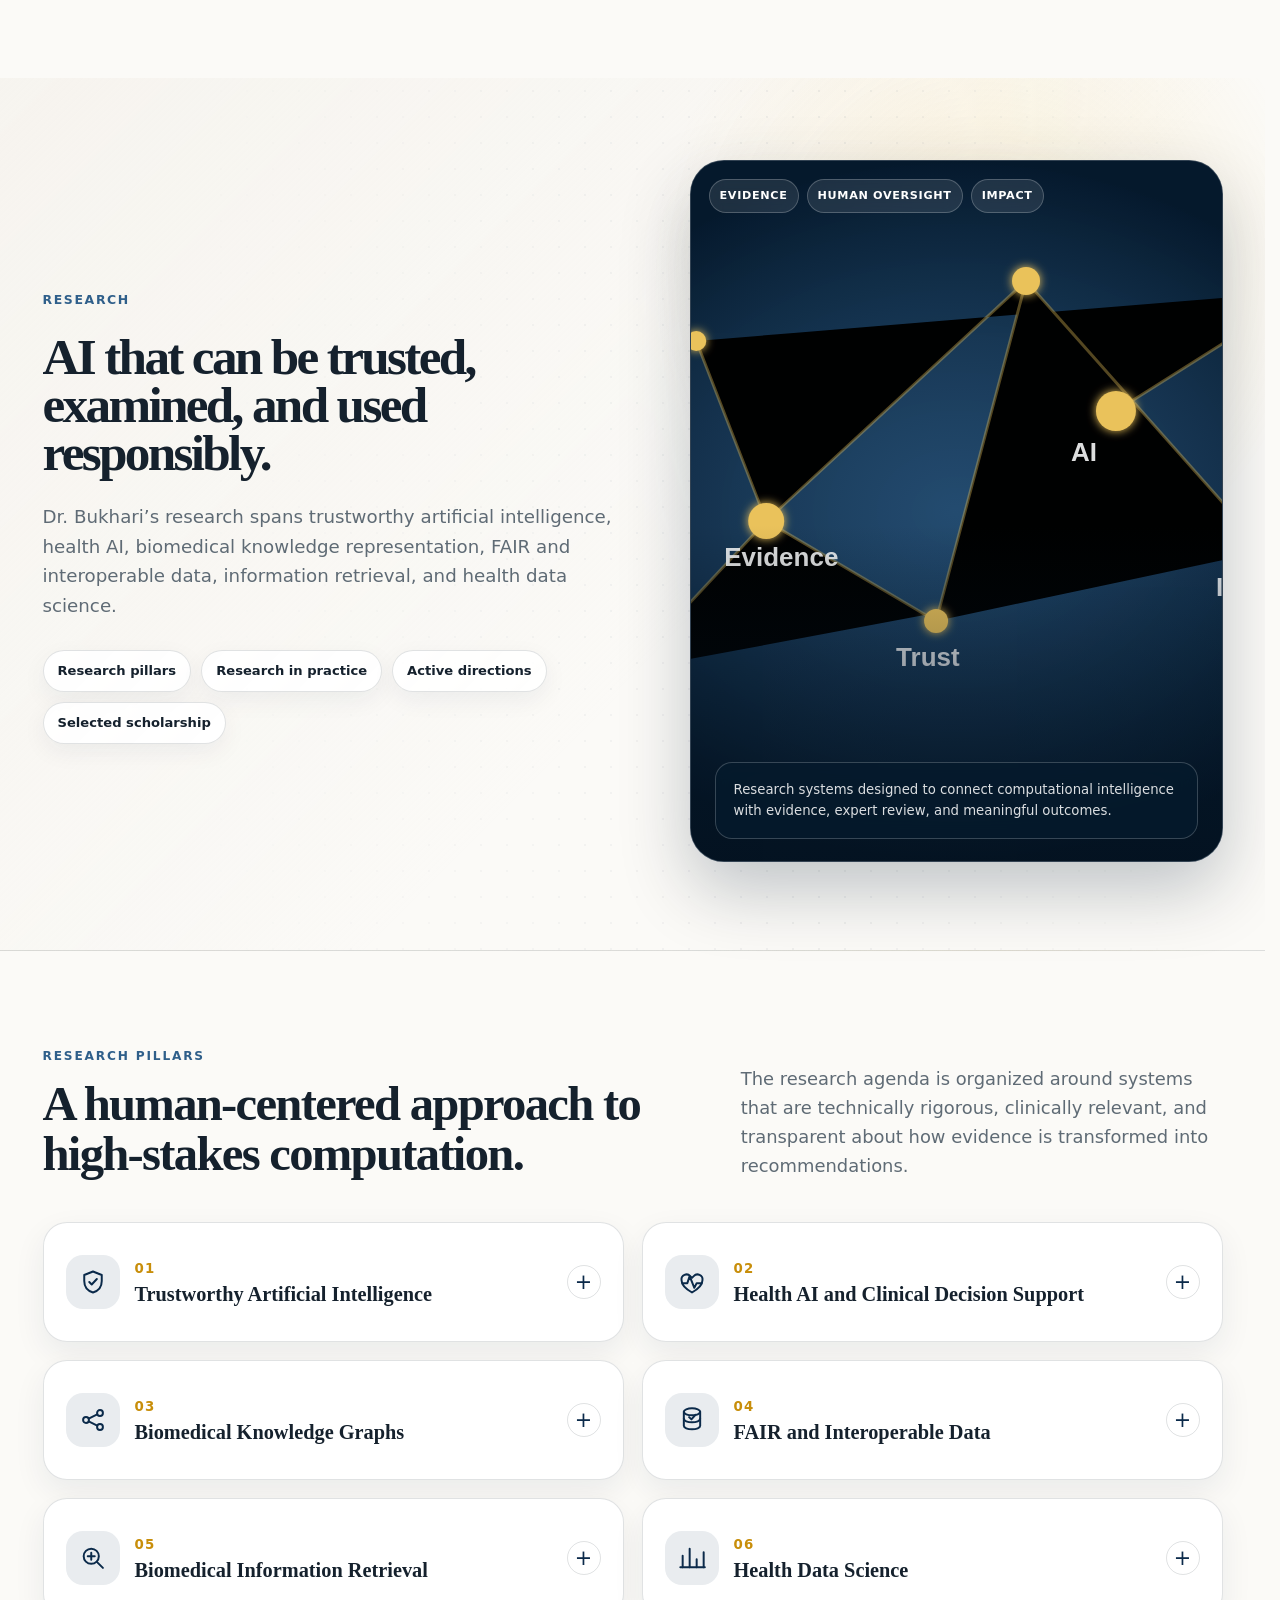
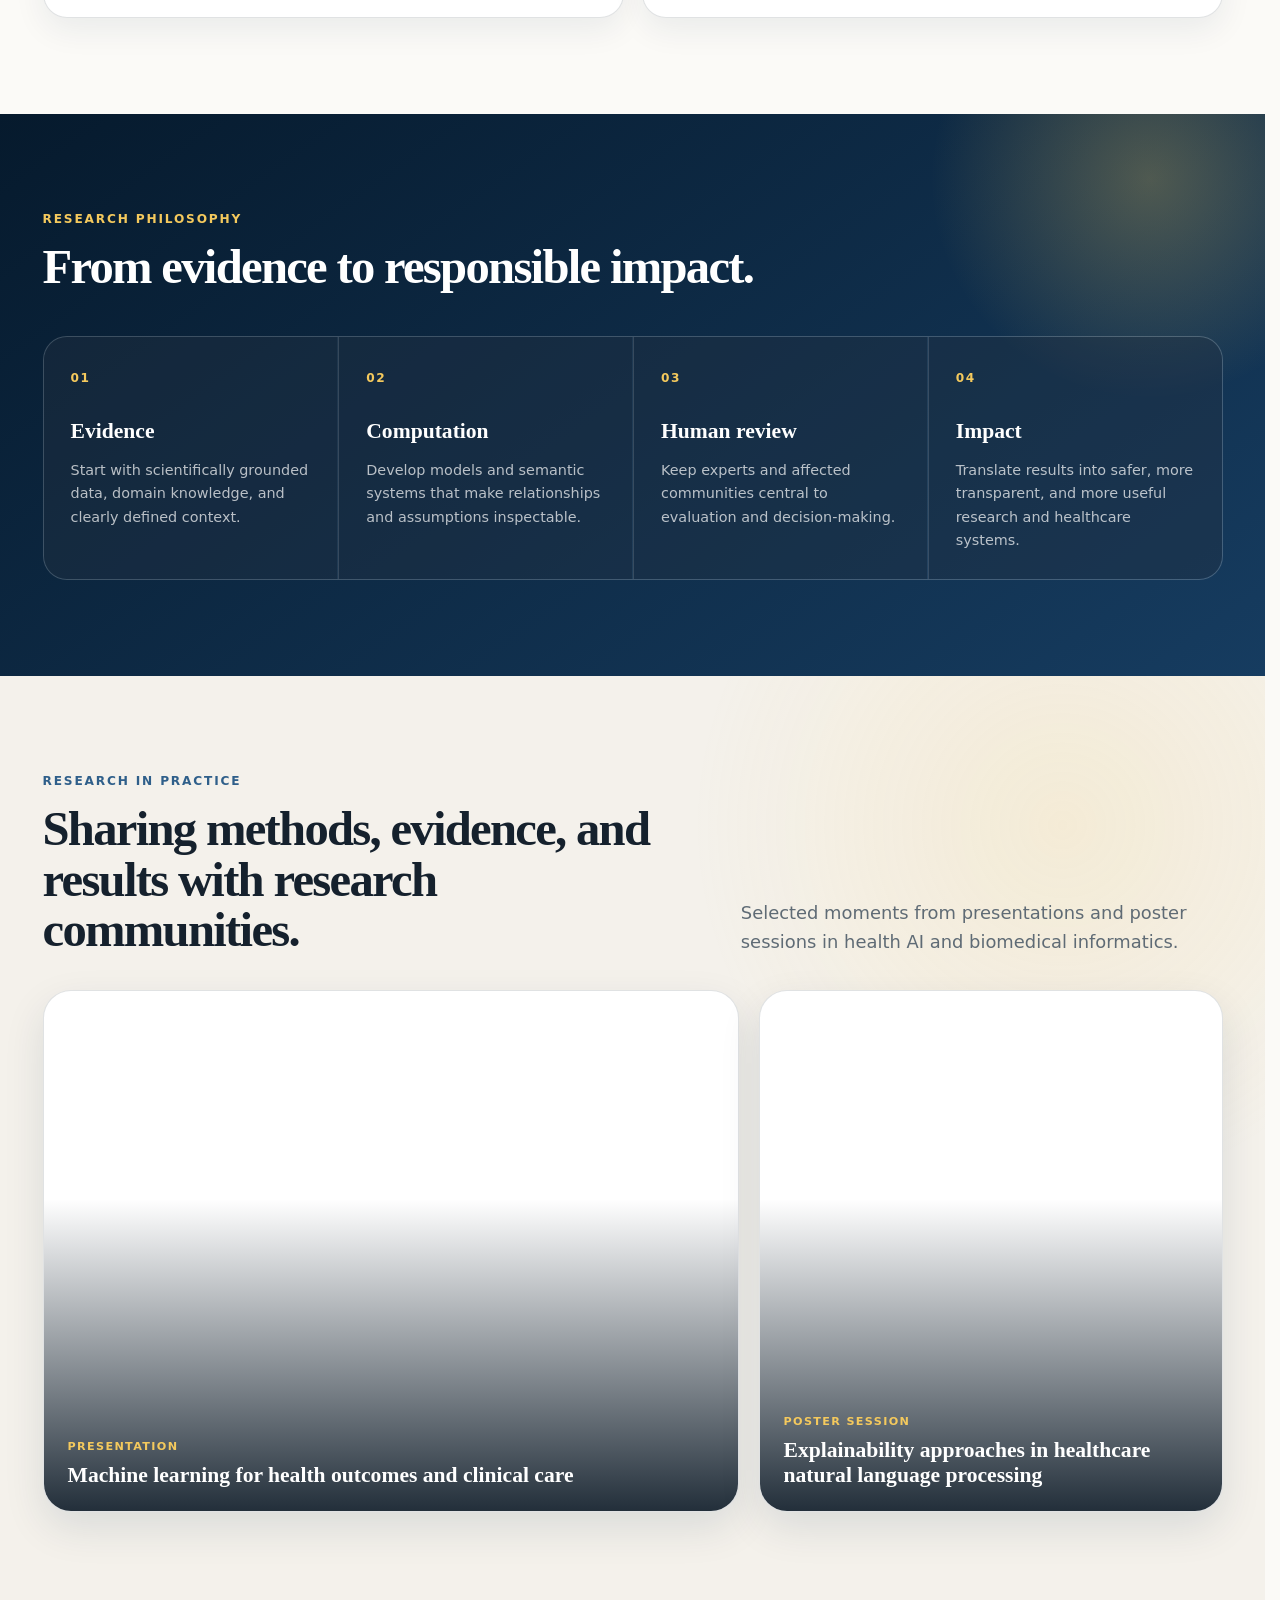
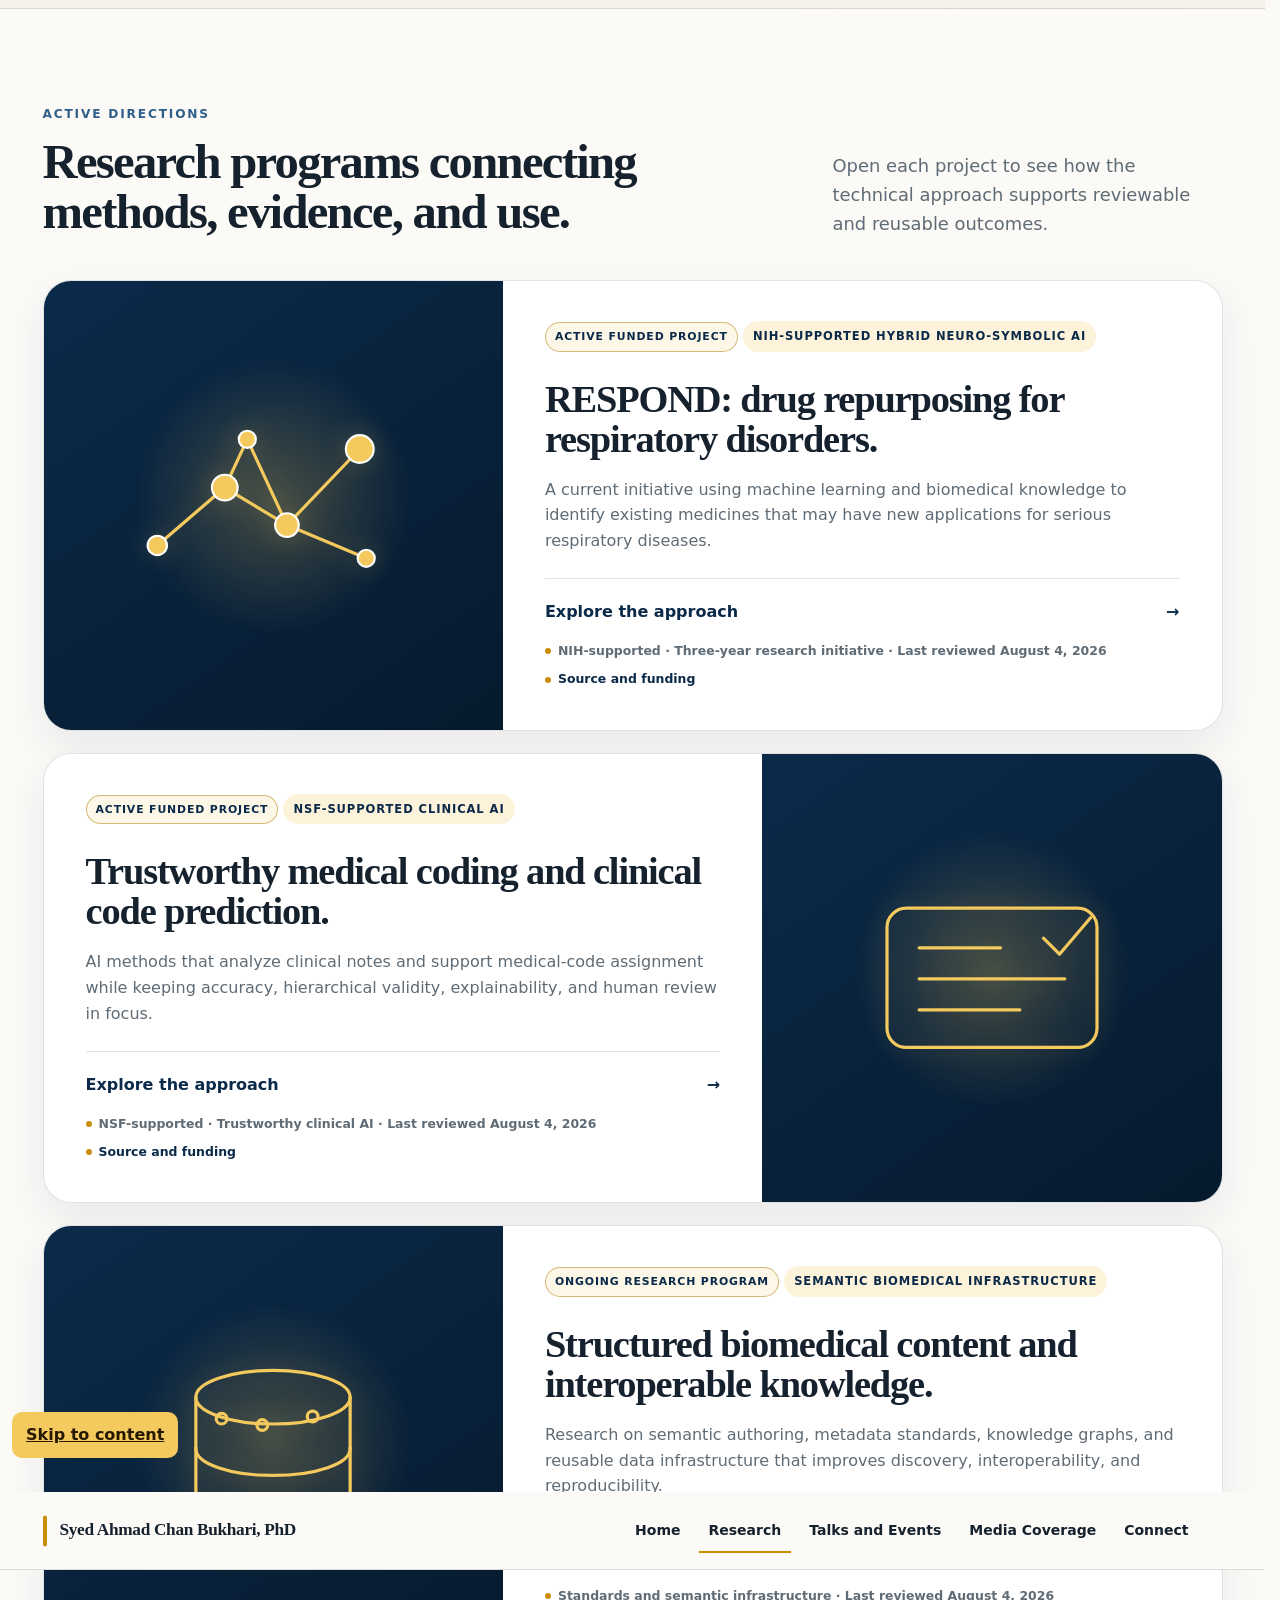
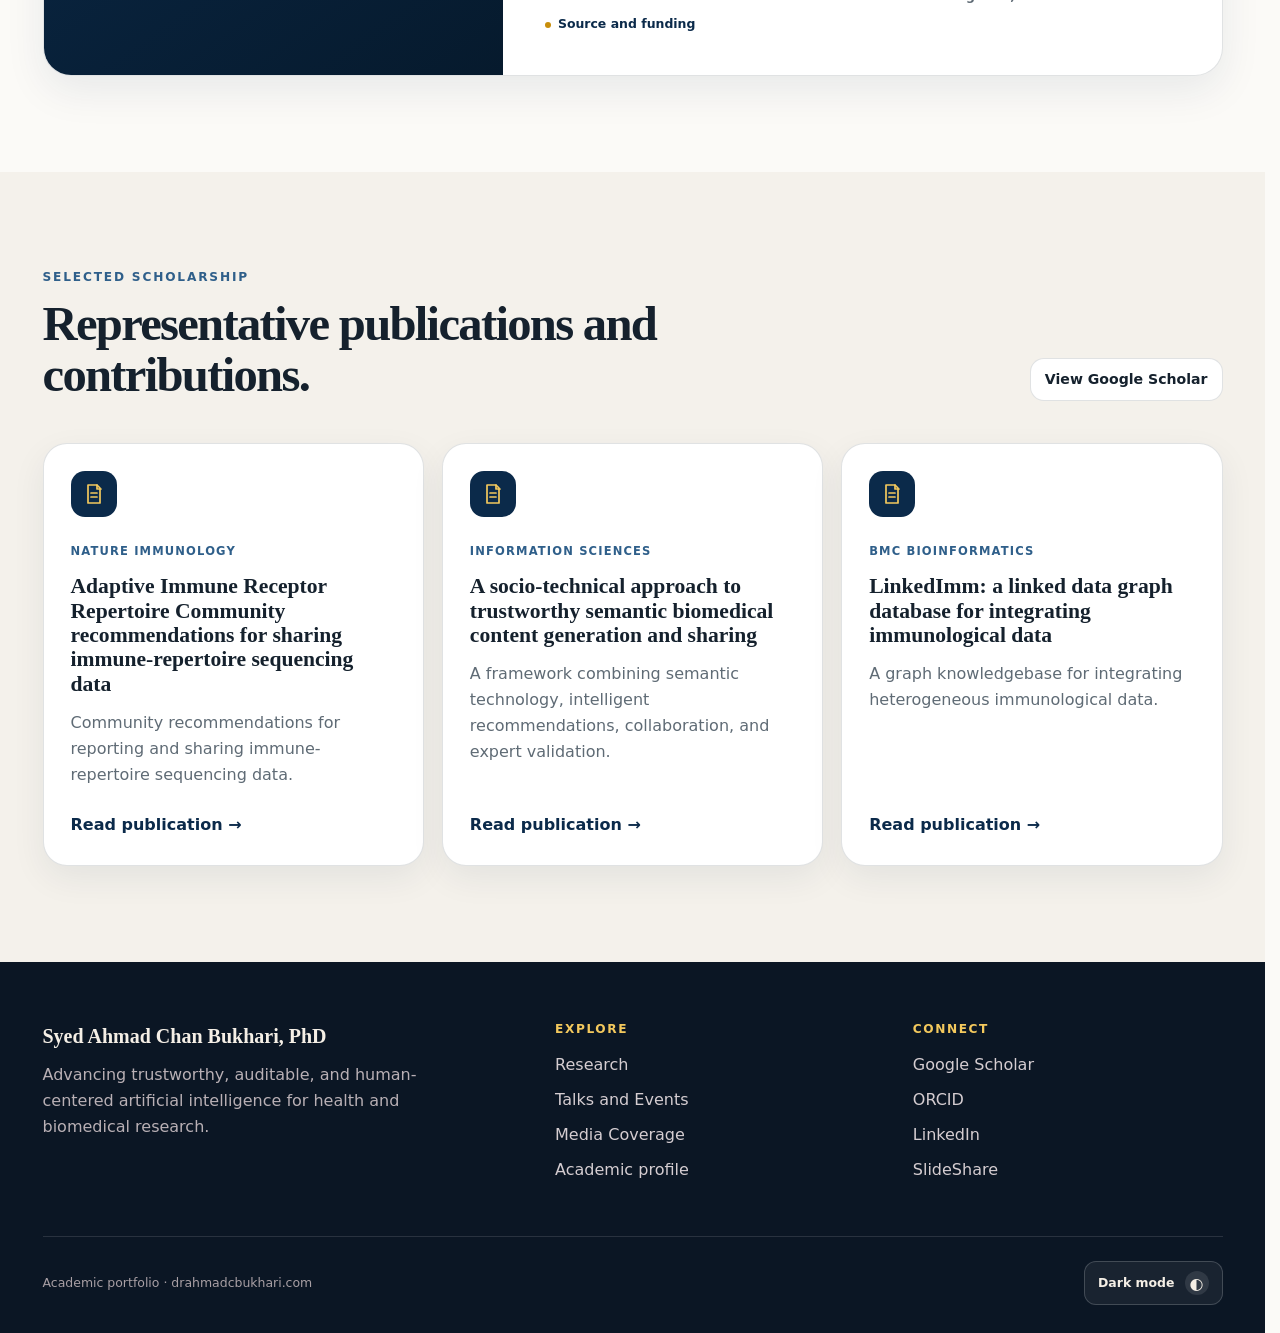
<file: scholarship.html>
<!DOCTYPE html>
<html lang="en"><head><meta charset="utf-8"/><meta content="width=device-width,initial-scale=1" name="viewport"/><meta content="noindex,follow" name="robots"/><meta content="0; url=research.html#selected-publications" http-equiv="refresh"/><link href="https://drahmadcbukhari.com/research.html#selected-publications" rel="canonical"/><title>Redirecting to Research</title></head><body><p>Selected scholarship has moved to <a href="research.html#selected-publications">Research</a>.</p></body></html>
</file>
<file: assets/css/site.css>
:root {
  --brand-navy: #0b2a4a;
  --brand-navy-deep: #061a2d;
  --brand-blue: #2f5f8a;
  --gold: #f4c95d;
  --gold-deep: #c88e0a;
  --ink: #15212d;
  --muted: #5f6b75;
  --paper: #fbfaf7;
  --surface: #ffffff;
  --surface-2: #f4f1eb;
  --line: rgba(21, 33, 45, .13);
  --shadow: 0 22px 60px rgba(29, 24, 27, .12);
  --radius-sm: 14px;
  --radius: 24px;
  --radius-lg: 36px;
  --max: 1180px;
  --header-h: 78px;
}

[data-theme="dark"] {
  --ink: #f6f2eb;
  --muted: #b9c0c7;
  --paper: #10151b;
  --surface: #171e26;
  --surface-2: #202833;
  --line: rgba(255, 255, 255, .13);
  --shadow: 0 22px 60px rgba(0, 0, 0, .38);
}

* { box-sizing: border-box; }
html { scroll-behavior: smooth; overflow-y: scroll; scrollbar-gutter: stable; }
body {
  margin: 0;
  background: var(--paper);
  color: var(--ink);
  font-family: Inter, ui-sans-serif, system-ui, -apple-system, BlinkMacSystemFont, "Segoe UI", sans-serif;
  line-height: 1.62;
  -webkit-font-smoothing: antialiased;
}
a { color: inherit; }
img { max-width: 100%; display: block; }
button, input { font: inherit; }
.skip-link { position: fixed; left: 12px; top: -80px; z-index: 1000; background: var(--gold); color: #271900; padding: 10px 14px; border-radius: 10px; font-weight: 800; }
.skip-link:focus { top: 12px; }

.sr-only { position: absolute !important; width: 1px !important; height: 1px !important; padding: 0 !important; margin: -1px !important; overflow: hidden !important; clip: rect(0, 0, 0, 0) !important; white-space: nowrap !important; border: 0 !important; }

.container { width: min(calc(100% - 40px), var(--max)); margin-inline: auto; }
.section { padding: 96px 0; }
.section-sm { padding: 64px 0; }
.section-alt { background: var(--surface-2); }
.eyebrow { margin: 0 0 12px; color: var(--brand-blue); font-size: .76rem; font-weight: 900; letter-spacing: .15em; text-transform: uppercase; }
[data-theme="dark"] .eyebrow { color: var(--gold); }
.section-title { margin: 0; max-width: 820px; font-family: Georgia, "Times New Roman", serif; font-size: clamp(1.9rem, 3.8vw, 3.35rem); line-height: 1.04; letter-spacing: -.035em; }
.section-lede { max-width: 760px; margin: 22px 0 0; color: var(--muted); font-size: 1.12rem; }
.section-head { display: flex; align-items: end; justify-content: space-between; gap: 28px; margin-bottom: 42px; }

.site-header { position: sticky; top: 0; z-index: 100; height: var(--header-h); display: flex; align-items: center; border-bottom: 1px solid var(--line); background: var(--paper); }
.nav-wrap { display: grid; grid-template-columns: auto 1fr auto; align-items: center; gap: 24px; height: var(--header-h); }
.brand { display: inline-flex; align-items: center; gap: 12px; min-width: 0; text-decoration: none; }
.brand img { width: 44px; height: 44px; border-radius: 12px; box-shadow: 0 8px 20px rgba(11, 42, 74, .22); }
.brand-text { display: grid; line-height: 1.08; }
.brand-text strong { font-family: Georgia, serif; font-size: 1rem; }
.brand-text span { margin-top: 5px; color: var(--muted); font-size: .72rem; font-weight: 700; letter-spacing: .06em; text-transform: uppercase; }
.site-nav { justify-self: end; display: flex; align-items: center; gap: 8px; margin: 0; }
.site-nav a { position: relative; display: inline-flex; align-items: center; justify-content: center; height: 44px; padding: 0 10px; border-bottom: 2px solid transparent; color: var(--ink); text-decoration: none; white-space: nowrap; font-size: 14px; font-weight: 800; line-height: 1; }
.site-nav a:hover { border-bottom-color: color-mix(in srgb, var(--gold-deep) 45%, transparent); }
.site-nav a[aria-current="page"] { border-bottom-color: var(--gold-deep); }
.site-nav a:focus-visible { outline: 2px solid var(--gold-deep); outline-offset: 3px; border-radius: 6px; }
.nav-actions { justify-self: end; display: flex; align-items: center; gap: 8px; margin: 0; }
.icon-button { width: 42px; height: 42px; display: grid; place-items: center; border: 1px solid var(--line); border-radius: 13px; background: var(--surface); color: var(--ink); cursor: pointer; }
.icon-button:hover { transform: translateY(-1px); border-color: color-mix(in srgb, var(--gold-deep) 55%, var(--line)); }
.menu-button { display: none; }

.hero { position: relative; overflow: hidden; padding: 70px 0 74px; }
.hero::before { content: ""; position: absolute; inset: 0 0 auto; height: 420px; pointer-events: none; background: radial-gradient(circle at 75% 15%, rgba(244, 201, 93, .22), transparent 34%), radial-gradient(circle at 15% 20%, rgba(11, 42, 74, .14), transparent 32%); }
.hero-grid { position: relative; display: grid; grid-template-columns: 1.12fr .88fr; align-items: center; gap: 58px; }
.hero-copy h1 { margin: 0; font-family: Georgia, "Times New Roman", serif; font-size: clamp(2.75rem, 4.55vw, 4.85rem); line-height: .96; letter-spacing: -.047em; }
.hero-name-line { display: block; white-space: nowrap; }
.hero-name-accent { color: var(--brand-navy); }
[data-theme="dark"] .hero-name-accent { color: var(--gold); }
.hero-role { margin: 26px 0 0; font-size: 1.08rem; font-weight: 800; letter-spacing: .015em; }
.hero-summary { max-width: 660px; margin: 20px 0 0; color: var(--muted); font-size: 1.16rem; }
.hero-actions { display: flex; flex-wrap: wrap; gap: 12px; margin-top: 30px; }
.button { display: inline-flex; align-items: center; justify-content: center; gap: 10px; min-height: 48px; padding: 12px 18px; border: 1px solid transparent; border-radius: 14px; text-decoration: none; font-weight: 900; transition: transform .2s ease, box-shadow .2s ease, border-color .2s ease; }
.button:hover { transform: translateY(-2px); }
.button-primary { background: var(--brand-navy); color: white; box-shadow: 0 14px 32px rgba(11, 42, 74, .24); }
.button-primary:hover { box-shadow: 0 18px 36px rgba(11, 42, 74, .3); }
.button-secondary { background: var(--surface); border-color: var(--line); color: var(--ink); }
.button-small { min-height: 42px; padding: 9px 14px; font-size: .88rem; }
.hero-visual { position: relative; min-height: 590px; }
.portrait-shell { position: absolute; inset: 0 0 0 60px; overflow: hidden; border-radius: 42px; background: linear-gradient(145deg, var(--brand-navy), #222b37); box-shadow: var(--shadow); }
.portrait-shell::before { content: ""; position: absolute; inset: 0; z-index: 1; background: linear-gradient(180deg, transparent 54%, rgba(4, 18, 31, .72)); }
.portrait-shell img { width: 100%; height: 100%; object-fit: cover; object-position: 50% 18%; }
.hero-badge { position: absolute; z-index: 3; left: 0; bottom: 34px; width: min(330px, 75%); padding: 20px; border: 1px solid rgba(255, 255, 255, .26); border-radius: 22px; background: rgba(255, 255, 255, .9); color: #16212c; box-shadow: var(--shadow); backdrop-filter: blur(12px); }
.hero-badge strong { display: block; font-family: Georgia, serif; font-size: 1.24rem; line-height: 1.2; }
.hero-badge span { display: block; margin-top: 6px; color: #56616d; font-size: .88rem; }
.hero-badge::before { content: ""; display: block; width: 50px; height: 5px; margin-bottom: 13px; background: var(--gold-deep); border-radius: 999px; }

.trust-strip { border-block: 1px solid var(--line); background: var(--surface); }
.trust-grid { display: grid; grid-template-columns: repeat(4, 1fr); }
.trust-item { min-height: 112px; padding: 25px 28px; border-right: 1px solid var(--line); }
.trust-item:last-child { border-right: 0; }
.trust-item strong { display: block; font-family: Georgia, serif; font-size: 1.75rem; line-height: 1; }
.trust-item span { display: block; margin-top: 9px; color: var(--muted); font-size: .82rem; font-weight: 800; letter-spacing: .04em; text-transform: uppercase; }

.grid-2 { display: grid; grid-template-columns: repeat(2, minmax(0, 1fr)); gap: 24px; }
.grid-3 { display: grid; grid-template-columns: repeat(3, minmax(0, 1fr)); gap: 24px; }
.grid-4 { display: grid; grid-template-columns: repeat(4, minmax(0, 1fr)); gap: 20px; }
.card { position: relative; overflow: hidden; padding: 28px; border: 1px solid var(--line); border-radius: var(--radius); background: var(--surface); box-shadow: 0 10px 34px rgba(22, 25, 30, .045); }
.card:hover { border-color: color-mix(in srgb, var(--gold-deep) 42%, var(--line)); }
.card-number { display: inline-grid; place-items: center; width: 38px; height: 38px; border-radius: 12px; background: rgba(244, 201, 93, .2); color: var(--brand-navy); font-weight: 950; }
[data-theme="dark"] .card-number { color: var(--gold); }
.card h3 { margin: 20px 0 10px; font-family: Georgia, serif; font-size: 1.42rem; line-height: 1.18; }
.card p { margin: 0; color: var(--muted); }
.card-link { display: inline-flex; align-items: center; gap: 8px; margin-top: 22px; color: var(--brand-navy); font-weight: 900; text-decoration: none; }
[data-theme="dark"] .card-link { color: var(--gold); }
.card-link:hover { text-decoration: underline; text-underline-offset: 4px; }
.tag-row { display: flex; flex-wrap: wrap; gap: 8px; margin-top: 20px; }
.tag { display: inline-flex; align-items: center; min-height: 30px; padding: 5px 10px; border-radius: 999px; background: var(--surface-2); color: var(--muted); font-size: .75rem; font-weight: 850; }

.feature-card { min-height: 360px; display: flex; flex-direction: column; justify-content: end; padding: 34px; color: white; background: linear-gradient(145deg, var(--brand-navy), #242c36); }
.feature-card::after { content: ""; position: absolute; width: 210px; height: 210px; right: -70px; top: -70px; border: 1px solid rgba(244, 201, 93, .48); border-radius: 50%; box-shadow: 0 0 0 24px rgba(244, 201, 93, .07), 0 0 0 48px rgba(244, 201, 93, .04); }
.feature-card h3 { position: relative; z-index: 2; margin: 0; font-size: 2rem; }
.feature-card p { position: relative; z-index: 2; color: rgba(255,255,255,.74); }
.feature-card .tag { position: relative; z-index: 2; background: rgba(255,255,255,.11); color: white; }
.feature-card .card-link { position: relative; z-index: 2; color: var(--gold); }

.statement { position: relative; overflow: hidden; border-radius: var(--radius-lg); background: var(--ink); color: var(--paper); }
.statement-grid { display: grid; grid-template-columns: 1fr .8fr; align-items: stretch; }
.statement-copy { padding: 58px; }
.statement-copy blockquote { margin: 0; font-family: Georgia, serif; font-size: clamp(2.2rem, 5vw, 4.8rem); line-height: .98; letter-spacing: -.045em; }
.statement-copy blockquote em { color: var(--gold); font-style: normal; }
.statement-copy p { max-width: 620px; margin: 26px 0 0; color: color-mix(in srgb, var(--paper) 70%, transparent); }
.statement-art { min-height: 430px; background: url('../images/research-network.svg') center/cover no-repeat; }

.paper-card { display: flex; flex-direction: column; min-height: 360px; }
.paper-card .venue { color: var(--brand-blue); font-size: .76rem; font-weight: 900; letter-spacing: .1em; text-transform: uppercase; }
.paper-card h3 { font-size: 1.36rem; }
.paper-card .paper-meta { display: flex; flex-wrap: wrap; gap: 8px; margin-top: auto; padding-top: 24px; }

.article-card { display: flex; flex-direction: column; min-height: 310px; }
.article-card .article-kicker { color: var(--brand-blue); font-size: .76rem; font-weight: 900; letter-spacing: .1em; text-transform: uppercase; }
.article-card h3 { font-size: 1.58rem; }
.article-card .card-link { margin-top: auto; padding-top: 22px; }

.page-hero { position: relative; overflow: hidden; padding: 88px 0 72px; border-bottom: 1px solid var(--line); }
.page-hero::after { content: ""; position: absolute; width: 480px; height: 480px; right: -170px; top: -230px; border-radius: 50%; background: radial-gradient(circle, rgba(244, 201, 93, .25), transparent 70%); }
.page-hero h1 { margin: 0; max-width: 900px; font-family: Georgia, serif; font-size: clamp(2.8rem, 5.7vw, 5.2rem); line-height: .94; letter-spacing: -.05em; }
.page-hero p { max-width: 760px; margin: 24px 0 0; color: var(--muted); font-size: 1.18rem; }
.breadcrumb { margin-bottom: 22px; color: var(--brand-blue); font-size: .78rem; font-weight: 900; letter-spacing: .13em; text-transform: uppercase; }

.project-row { display: grid; grid-template-columns: 160px 1fr auto; align-items: start; gap: 28px; padding: 30px 0; border-top: 1px solid var(--line); }
.project-row:last-child { border-bottom: 1px solid var(--line); }
.project-index { font-family: Georgia, serif; font-size: 3.2rem; line-height: 1; color: var(--gold-deep); }
.project-row h3 { margin: 0; font-family: Georgia, serif; font-size: 1.65rem; }
.project-row p { max-width: 720px; margin: 9px 0 0; color: var(--muted); }
.project-funder { display: inline-flex; padding: 7px 11px; border-radius: 999px; background: var(--surface-2); color: var(--muted); font-size: .74rem; font-weight: 900; text-transform: uppercase; letter-spacing: .08em; white-space: nowrap; }

.timeline { position: relative; display: grid; gap: 18px; }
.timeline::before { content: ""; position: absolute; left: 20px; top: 18px; bottom: 18px; width: 2px; background: var(--line); }
.timeline-item { position: relative; padding: 24px 24px 24px 64px; border: 1px solid var(--line); border-radius: var(--radius); background: var(--surface); }
.timeline-item::before { content: ""; position: absolute; left: 13px; top: 29px; width: 16px; height: 16px; border: 4px solid var(--paper); border-radius: 50%; background: var(--gold-deep); box-shadow: 0 0 0 1px var(--line); }
.timeline-item h3 { margin: 0; font-family: Georgia, serif; font-size: 1.4rem; }
.timeline-item p { margin: 7px 0 0; color: var(--muted); }

.split-panel { display: grid; grid-template-columns: .85fr 1.15fr; gap: 50px; align-items: start; }
.sticky-intro { position: sticky; top: calc(var(--header-h) + 28px); }
.list-clean { list-style: none; margin: 0; padding: 0; }
.list-clean li { padding: 17px 0; border-top: 1px solid var(--line); }
.list-clean li:last-child { border-bottom: 1px solid var(--line); }
.list-clean strong { display: block; }
.list-clean span { color: var(--muted); }

.filter-bar { display: flex; align-items: center; justify-content: space-between; gap: 20px; margin-bottom: 30px; }
.filter-group { display: flex; flex-wrap: wrap; gap: 8px; }
.filter-button { min-height: 40px; padding: 8px 13px; border: 1px solid var(--line); border-radius: 999px; background: var(--surface); color: var(--muted); cursor: pointer; font-weight: 850; }
.filter-button[aria-pressed="true"] { border-color: var(--brand-navy); background: var(--brand-navy); color: white; }
.publication-search { position: relative; display: flex; align-items: center; flex: 0 0 285px; }
.publication-search svg { position: absolute; left: 14px; width: 18px; height: 18px; color: var(--muted); pointer-events: none; }
.search-box { width: 100%; min-width: 0; min-height: 46px; padding: 10px 14px 10px 43px; border: 1px solid var(--line); border-radius: 13px; background: var(--surface); color: var(--ink); box-shadow: 0 8px 24px rgba(22, 25, 30, .04); }
.search-box::placeholder { color: color-mix(in srgb, var(--muted) 82%, transparent); }
.search-box:focus { outline: 3px solid rgba(244, 201, 93, .28); border-color: var(--gold-deep); }
[data-hidden="true"] { display: none !important; }

.resource-banner { display: grid; grid-template-columns: 1.15fr .85fr; overflow: hidden; border-radius: var(--radius-lg); background: linear-gradient(145deg, var(--brand-navy), #101c2a); color: white; }
.resource-copy { padding: 52px; }
.resource-copy h2 { margin: 0; font-family: Georgia, serif; font-size: clamp(2.4rem, 5vw, 4.5rem); line-height: .95; }
.resource-copy p { max-width: 610px; color: rgba(255,255,255,.75); }
.resource-copy .button-secondary { background: #ffffff; border-color: #ffffff; color: var(--brand-navy-deep); box-shadow: 0 14px 30px rgba(0,0,0,.2); }
.resource-copy .button-secondary:hover { background: #f7f4ee; border-color: #f7f4ee; }
.resource-visual { display: grid; place-items: center; min-height: 370px; padding: 42px; background: radial-gradient(circle at center, rgba(244, 201, 93, .35), transparent 60%); }
.play-button { width: 150px; height: 150px; display: grid; place-items: center; border: 2px solid rgba(255,255,255,.7); border-radius: 50%; color: var(--gold); font-size: 3.2rem; box-shadow: 0 0 0 24px rgba(255,255,255,.05), 0 0 0 48px rgba(255,255,255,.025); }

.contact-grid { display: grid; grid-template-columns: 1fr 1fr; gap: 24px; }
.contact-card { min-height: 280px; display: grid; grid-template-columns: 1fr auto; grid-template-rows: auto 1fr; column-gap: 24px; padding: 32px; isolation: isolate; }
.contact-card::after { content: ""; position: absolute; right: -52px; bottom: -64px; width: 180px; height: 180px; border-radius: 50%; background: radial-gradient(circle, rgba(11, 42, 74, .1), transparent 68%); z-index: -1; }
.contact-card-content { display: flex; min-width: 0; flex-direction: column; grid-row: 1 / -1; }
.contact-card strong { font-family: Georgia, serif; font-size: 1.72rem; line-height: 1.08; }
.contact-card p:not(.eyebrow) { max-width: 480px; margin: 12px 0 0; }
.contact-card .card-link { margin-top: auto; padding-top: 26px; word-break: break-word; }
.contact-icon { grid-column: 2; grid-row: 1; width: 64px; height: 64px; display: grid; place-items: center; border: 1px solid color-mix(in srgb, var(--brand-navy) 20%, var(--line)); border-radius: 20px; background: color-mix(in srgb, var(--brand-navy) 8%, var(--surface)); color: var(--brand-navy); box-shadow: 0 14px 28px rgba(11, 42, 74, .1); }
.contact-icon svg { width: 30px; height: 30px; stroke: currentColor; }
.contact-icon .icon-text { font-family: Inter, sans-serif; font-size: 1.05rem; font-weight: 950; letter-spacing: -.04em; }
.contact-card:hover .contact-icon { transform: translateY(-3px); border-color: color-mix(in srgb, var(--gold-deep) 52%, var(--line)); }
[data-theme="dark"] .contact-card::after { background: radial-gradient(circle, rgba(244, 201, 93, .08), transparent 68%); }
[data-theme="dark"] .contact-icon { color: var(--gold); background: rgba(244, 201, 93, .08); }

.site-footer { padding: 58px 0 28px; background: #0b1624; color: #f5efe6; }
.footer-grid { display: grid; grid-template-columns: 1.2fr .8fr .8fr; gap: 48px; }
.footer-brand { display: flex; gap: 15px; align-items: flex-start; }
.footer-brand img { width: 52px; height: 52px; }
.footer-brand strong { display: block; font-family: Georgia, serif; font-size: 1.25rem; }
.footer-brand p { max-width: 420px; margin: 10px 0 0; color: #b9b0b5; }
.footer-links h2 { margin: 0 0 13px; font-size: .76rem; letter-spacing: .13em; text-transform: uppercase; color: var(--gold); }
.footer-links a { display: block; margin: 9px 0; color: #d5cdd1; text-decoration: none; }
.footer-links a:hover { color: white; }
.footer-bottom { display: flex; align-items: center; justify-content: space-between; gap: 20px; margin-top: 44px; padding-top: 24px; border-top: 1px solid rgba(255,255,255,.12); color: #a89fa4; font-size: .78rem; }
.footer-theme-button { display: inline-flex; align-items: center; gap: 10px; min-height: 42px; padding: 9px 13px; border: 1px solid rgba(255,255,255,.18); border-radius: 12px; background: rgba(255,255,255,.06); color: #f5efe6; cursor: pointer; font-weight: 800; }
.footer-theme-button:hover { background: rgba(255,255,255,.11); border-color: rgba(244,201,93,.48); }
.footer-theme-button [data-theme-icon] { display: grid; place-items: center; width: 24px; height: 24px; border-radius: 50%; background: rgba(255,255,255,.1); font-size: 1rem; }

.reveal, .reveal.is-visible { opacity: 1; transform: none; transition: none; }

@media (max-width: 1020px) {
  .site-nav { position: fixed; inset: var(--header-h) 16px auto; display: none; flex-direction: column; align-items: stretch; padding: 14px; border: 1px solid var(--line); border-radius: 20px; background: var(--surface); box-shadow: var(--shadow); }
  .site-nav.is-open { display: flex; }
  .site-nav a { padding: 13px 14px; }
  .menu-button { display: grid; }
  .brand { min-width: auto; }
  .hero-grid, .statement-grid, .resource-banner { grid-template-columns: 1fr; }
  .hero-visual { min-height: 520px; max-width: 620px; width: 100%; margin-inline: auto; }
  .portrait-shell { left: 42px; }
  .statement-art { min-height: 330px; }
  .grid-4 { grid-template-columns: repeat(2, 1fr); }
  .grid-3 { grid-template-columns: repeat(2, 1fr); }
  .split-panel { grid-template-columns: 1fr; }
  .sticky-intro { position: static; }
  .footer-grid { grid-template-columns: 1fr 1fr; }
  .footer-grid > :first-child { grid-column: 1 / -1; }
}

@media (max-width: 720px) {
  :root { --header-h: 70px; }
  .container { width: min(calc(100% - 28px), var(--max)); }
  .brand-text span { display: none; }
  .section { padding: 74px 0; }
  .section-sm { padding: 48px 0; }
  .section-head { display: block; }
  .hero { padding-top: 48px; }
  .hero-grid { gap: 44px; }
  .hero-copy h1 { font-size: clamp(2.9rem, 14vw, 4.6rem); }
  .hero-visual { min-height: 480px; }
  .portrait-shell { left: 24px; border-radius: 30px; }
  .hero-badge { bottom: 20px; padding: 17px; }
  .trust-grid { grid-template-columns: repeat(2, 1fr); }
  .trust-item:nth-child(2) { border-right: 0; }
  .trust-item:nth-child(-n+2) { border-bottom: 1px solid var(--line); }
  .grid-2, .grid-3, .grid-4, .contact-grid { grid-template-columns: 1fr; }
  .contact-card { min-height: 250px; padding: 26px; }
  .contact-icon { width: 56px; height: 56px; border-radius: 17px; }
  .statement-copy, .resource-copy { padding: 34px 26px; }
  .project-row { grid-template-columns: 64px 1fr; gap: 18px; }
  .project-index { font-size: 2.4rem; }
  .project-funder { grid-column: 2; justify-self: start; }
  .filter-bar { align-items: stretch; flex-direction: column; }
  .publication-search { flex-basis: auto; width: 100%; }
  .search-box { min-width: 0; width: 100%; }
  .footer-grid { grid-template-columns: 1fr; }
  .footer-grid > :first-child { grid-column: auto; }
  .footer-bottom { flex-direction: column; }
  .page-hero { padding: 62px 0 54px; }
}

@media (prefers-reduced-motion: reduce) {
  *, *::before, *::after { scroll-behavior: auto !important; transition-duration: .01ms !important; animation-duration: .01ms !important; animation-iteration-count: 1 !important; }
  .reveal { opacity: 1; transform: none; }
}

/* Education cards with official institution marks */
.education-card { min-height: 285px; }
.education-card-top { display: flex; align-items: flex-start; justify-content: space-between; gap: 20px; min-height: 76px; }
.education-logo-link {
  flex: 0 0 auto;
  display: grid;
  place-items: center;
  min-width: 118px;
  min-height: 70px;
  padding: 10px 14px;
  border: 1px solid var(--line);
  border-radius: 16px;
  background: #fff;
  box-shadow: 0 8px 24px rgba(21, 33, 45, .06);
  transition: transform .2s ease, border-color .2s ease, box-shadow .2s ease;
}
.education-logo-link:hover {
  transform: translateY(-2px);
  border-color: color-mix(in srgb, var(--gold-deep) 45%, var(--line));
  box-shadow: 0 12px 28px rgba(21, 33, 45, .1);
}
.education-logo { display: block; width: auto; object-fit: contain; }
.education-logo-wide { max-width: 150px; max-height: 50px; }
.education-logo-crest { max-width: 50px; max-height: 58px; }
.education-card h3 { margin-top: 18px; }

@media (max-width: 560px) {
  .education-card-top { gap: 12px; }
  .education-logo-link { min-width: 96px; min-height: 62px; padding: 8px 10px; }
  .education-logo-wide { max-width: 118px; max-height: 42px; }
  .education-logo-crest { max-height: 50px; }
}

/* Final navigation stability rules */
@media (min-width: 1021px) {
  .site-nav { justify-self: end; }
  .site-nav a { background: transparent; transform: none; transition: border-color .16s ease; }
}

@media (max-width: 1020px) {
  .site-nav a { height: auto; border-bottom: 0; border-left: 3px solid transparent; border-radius: 10px; }
  .site-nav a:hover { background: var(--surface-2); border-left-color: color-mix(in srgb, var(--gold-deep) 45%, transparent); }
  .site-nav a[aria-current="page"] { background: var(--surface-2); border-left-color: var(--gold-deep); }
}

/* Portfolio revision: personal profile, event gallery, achievements, and metrics */
.profile-under-photo {
  position: absolute;
  z-index: 4;
  right: 18px;
  bottom: 22px;
  width: min(310px, 72%);
  padding: 16px 18px;
  border: 1px solid rgba(255,255,255,.3);
  border-radius: 18px;
  background: rgba(6, 26, 45, .9);
  color: #fff;
  text-decoration: none;
  box-shadow: var(--shadow);
  backdrop-filter: blur(12px);
}
.profile-under-photo span { display: block; color: rgba(255,255,255,.72); font-size: .76rem; font-weight: 800; letter-spacing: .05em; text-transform: uppercase; }
.profile-under-photo strong { display: block; margin-top: 5px; color: var(--gold); font-family: Georgia, serif; font-size: 1.05rem; }
.profile-under-photo:hover strong { text-decoration: underline; text-underline-offset: 4px; }
.metrics-note { display: flex; justify-content: space-between; align-items: center; gap: 18px; padding-block: 12px; color: var(--muted); font-size: .78rem; }
.metrics-note a { color: var(--brand-navy); font-weight: 850; text-decoration: none; }
[data-theme="dark"] .metrics-note a { color: var(--gold); }
.event-gallery { display: grid; grid-template-columns: 1.35fr 1fr; grid-template-rows: repeat(2, minmax(230px, 1fr)); gap: 20px; }
.event-photo { position: relative; min-height: 260px; overflow: hidden; border: 1px solid var(--line); border-radius: var(--radius); background: var(--brand-navy); box-shadow: 0 14px 38px rgba(15, 26, 38, .13); color: #fff; text-decoration: none; }
.event-photo-large { grid-row: 1 / 3; min-height: 540px; }
.event-photo img { width: 100%; height: 100%; object-fit: cover; transition: transform .35s ease; }
.event-photo::after { content: ""; position: absolute; inset: 0; background: linear-gradient(180deg, transparent 46%, rgba(3, 17, 31, .88)); }
.event-photo span { position: absolute; z-index: 2; left: 24px; right: 24px; bottom: 22px; }
.event-photo strong { display: block; font-family: Georgia, serif; font-size: 1.35rem; line-height: 1.12; }
.event-photo small { display: block; margin-top: 7px; color: rgba(255,255,255,.72); font-size: .84rem; }
.event-photo:hover img { transform: scale(1.025); }
.gallery-note { margin: 22px 0 0; padding: 14px 17px; border-left: 4px solid var(--gold-deep); background: var(--surface); color: var(--muted); border-radius: 0 12px 12px 0; font-size: .86rem; }
.gallery-note code { color: var(--ink); font-weight: 800; }
.achievement-card { min-height: 250px; }
.achievement-mark { display: inline-grid; place-items: center; width: 44px; height: 44px; border-radius: 50%; background: var(--brand-navy); color: var(--gold); font-family: Georgia, serif; font-weight: 900; }
.button-row { display: flex; flex-wrap: wrap; gap: 12px; }
.project-detail { display: grid; grid-template-columns: 1.05fr .95fr; align-items: start; gap: 58px; }
.project-panel { min-height: 280px; }
.project-panel h3 { margin-top: 0; }
.event-type { display: inline-flex; padding: 5px 10px; border-radius: 999px; background: rgba(244,201,93,.2); color: var(--brand-navy); font-size: .72rem; font-weight: 900; letter-spacing: .08em; text-transform: uppercase; }
[data-theme="dark"] .event-type { color: var(--gold); }
.talk-timeline .timeline-item h3 { margin-top: 12px; }
.slide-card { min-height: 250px; display: flex; flex-direction: column; }
.slide-card .card-link { margin-top: auto; padding-top: 22px; }
.media-card { min-height: 330px; display: flex; flex-direction: column; }
.media-card .card-link { margin-top: auto; padding-top: 24px; }
.featured-media { background: linear-gradient(145deg, var(--brand-navy), #202d3a); color: #fff; }
.featured-media p { color: rgba(255,255,255,.72); }
.featured-media .article-kicker, .featured-media .card-link { color: var(--gold); }
.obfuscated-email { margin-top: 22px !important; color: var(--brand-navy) !important; font-weight: 900; letter-spacing: .02em; }
[data-theme="dark"] .obfuscated-email { color: var(--gold) !important; }
.contact-icon.icon-text { font-family: Inter, sans-serif; font-weight: 950; }

@media (max-width: 1020px) {
  .profile-under-photo { right: 8px; }
  .project-detail { grid-template-columns: 1fr; gap: 30px; }
  .achievement-grid { grid-template-columns: repeat(2, 1fr); }
}
@media (max-width: 720px) {
  .profile-under-photo { left: 0; right: auto; bottom: 18px; width: min(330px, 82%); }
  .metrics-note { align-items: flex-start; flex-direction: column; }
  .event-gallery { grid-template-columns: 1fr; grid-template-rows: auto; }
  .event-photo, .event-photo-large { grid-row: auto; min-height: 310px; }
  .achievement-grid { grid-template-columns: 1fr; }
  .button-row { margin-top: 24px; }
}


/* Homepage refinement: cleaner header and controlled two-line name */
body[data-page="home"] .brand-text span {
  display: none;
}

@media (max-width: 760px) {
  .hero-name-line {
    white-space: normal;
  }
}

/* Homepage refinement: text-first identity and larger portrait treatment */
body[data-page="home"] .brand-text-only {
  position: relative;
  gap: 0;
  padding-left: 17px;
}

body[data-page="home"] .brand-text-only::before {
  content: "";
  position: absolute;
  left: 0;
  top: 50%;
  width: 4px;
  height: 31px;
  border-radius: 999px;
  background: var(--gold-deep);
  transform: translateY(-50%);
}

body[data-page="home"] .brand-text-only .brand-text strong {
  font-size: 1.08rem;
  letter-spacing: -.018em;
}

body[data-page="home"] .hero-grid {
  grid-template-columns: 1.04fr .96fr;
  gap: 48px;
}

body[data-page="home"] .hero-copy h1 {
  font-size: clamp(3.15rem, 4.25vw, 4.55rem);
  line-height: .95;
}

body[data-page="home"] .hero-name-line {
  display: block;
  white-space: nowrap;
}

body[data-page="home"] .hero-visual {
  min-height: 640px;
}

body[data-page="home"] .portrait-shell {
  inset: 0 0 0 18px;
}

body[data-page="home"] .profile-under-photo {
  left: -38px;
  right: auto;
  bottom: 36px;
  width: min(350px, 78%);
  padding: 20px 22px;
  border: 1px solid rgba(16, 39, 62, .12);
  background: rgba(255, 255, 255, .96);
  color: #142231;
  box-shadow: 0 20px 50px rgba(11, 42, 74, .18);
  backdrop-filter: blur(14px);
}

body[data-page="home"] .profile-under-photo span {
  color: #5d6974;
}

body[data-page="home"] .profile-under-photo strong {
  color: var(--brand-navy);
}

body[data-page="home"] .metrics-note-source {
  justify-content: flex-end;
}

body[data-page="home"] .footer-brand-text-only {
  display: block;
}

@media (max-width: 1020px) {
  body[data-page="home"] .hero-visual {
    min-height: 580px;
    max-width: 670px;
  }

  body[data-page="home"] .portrait-shell {
    left: 26px;
  }

  body[data-page="home"] .profile-under-photo {
    left: 0;
    bottom: 28px;
  }
}

@media (max-width: 720px) {
  body[data-page="home"] .brand-text-only {
    padding-left: 13px;
  }

  body[data-page="home"] .brand-text-only::before {
    width: 3px;
    height: 26px;
  }

  body[data-page="home"] .brand-text-only .brand-text strong {
    font-size: .94rem;
  }

  body[data-page="home"] .hero-copy h1 {
    font-size: clamp(2.75rem, 12vw, 4rem);
  }

  body[data-page="home"] .hero-name-line {
    white-space: normal;
  }

  body[data-page="home"] .hero-visual {
    min-height: 520px;
  }

  body[data-page="home"] .portrait-shell {
    left: 0;
  }

  body[data-page="home"] .profile-under-photo {
    left: 14px;
    bottom: 18px;
    width: min(330px, calc(100% - 28px));
  }
}

/* Global text-first header identity: keep navigation visually identical on every page. */
.brand-text-only {
  position: relative;
  gap: 0;
  padding-left: 17px;
}

.brand-text-only::before {
  content: "";
  position: absolute;
  left: 0;
  top: 50%;
  width: 4px;
  height: 31px;
  border-radius: 999px;
  background: var(--gold-deep);
  transform: translateY(-50%);
}

.brand-text-only .brand-text strong {
  font-size: 1.08rem;
  letter-spacing: -.018em;
}

@media (max-width: 720px) {
  .brand-text-only {
    padding-left: 13px;
  }

  .brand-text-only::before {
    width: 3px;
    height: 26px;
  }

  .brand-text-only .brand-text strong {
    font-size: .94rem;
  }
}
</file>
<file: assets/css/components.css>
/* Shared interaction and content-maintenance components. */

@view-transition {
  navigation: auto;
}

.site-header { view-transition-name: site-header; }
main { view-transition-name: page-content; }
.site-footer { view-transition-name: site-footer; }

::view-transition-old(page-content) {
  animation: page-out 140ms ease both;
}

::view-transition-new(page-content) {
  animation: page-in 220ms ease both;
}

@keyframes page-out {
  to { opacity: 0; transform: translateY(-4px); }
}

@keyframes page-in {
  from { opacity: 0; transform: translateY(8px); }
}

.content-status-row {
  display: flex;
  flex-wrap: wrap;
  align-items: center;
  gap: 8px 14px;
  margin: 16px 0 0;
  color: var(--muted);
  font-size: .78rem;
  font-weight: 750;
}

.content-status-row span,
.content-status-row a {
  display: inline-flex;
  align-items: center;
  gap: 7px;
}

.content-status-row span::before,
.content-status-row a::before {
  content: "";
  width: 6px;
  height: 6px;
  border-radius: 50%;
  background: var(--gold-deep);
}

.content-status-row a {
  color: var(--brand-navy);
  text-decoration: none;
}

[data-theme="dark"] .content-status-row a { color: var(--gold); }
.content-status-row a:hover { text-decoration: underline; text-underline-offset: 3px; }

.project-status-badge {
  display: inline-flex;
  align-items: center;
  width: fit-content;
  margin-bottom: 10px;
  padding: 5px 9px;
  border: 1px solid color-mix(in srgb, var(--gold-deep) 45%, var(--line));
  border-radius: 999px;
  background: color-mix(in srgb, var(--gold) 14%, var(--surface));
  color: var(--brand-navy);
  font-size: .68rem;
  font-weight: 900;
  letter-spacing: .08em;
  text-transform: uppercase;
}

[data-theme="dark"] .project-status-badge { color: var(--gold); }

.scholar-update-note {
  margin: 8px 0 0;
  color: var(--muted);
  font-size: .76rem;
}

.talks-lightbox-nav {
  position: absolute;
  z-index: 3;
  inset: 50% 14px auto;
  display: flex;
  justify-content: space-between;
  pointer-events: none;
  transform: translateY(-50%);
}

.talks-lightbox-nav button {
  width: 46px;
  height: 46px;
  display: grid;
  place-items: center;
  border: 1px solid rgba(255, 255, 255, .25);
  border-radius: 50%;
  background: rgba(6, 26, 45, .82);
  color: white;
  cursor: pointer;
  pointer-events: auto;
  font-size: 1.4rem;
}

.talks-lightbox-nav button:hover,
.talks-lightbox-nav button:focus-visible,
.talks-lightbox-close:focus-visible {
  outline: 2px solid var(--gold);
  outline-offset: 3px;
  background: rgba(11, 42, 74, .96);
}

.talks-lightbox-meta {
  display: flex;
  align-items: center;
  justify-content: space-between;
  gap: 18px;
  padding: 14px 22px 18px;
}

.talks-lightbox-meta p { padding: 0; }
.talks-lightbox-counter { flex: 0 0 auto; color: rgba(255,255,255,.66); font-size: .78rem; font-weight: 800; }

@media (max-width: 1020px) {
  body.menu-open { overflow: hidden; }
  body.menu-open::after {
    content: "";
    position: fixed;
    inset: var(--header-h) 0 0;
    z-index: 89;
    background: rgba(4, 15, 25, .42);
    backdrop-filter: blur(2px);
  }
  .site-nav { z-index: 90; }
}

@media (max-width: 560px) {
  .talks-lightbox-nav { inset-inline: 8px; }
  .talks-lightbox-nav button { width: 40px; height: 40px; }
  .talks-lightbox-meta { align-items: flex-start; padding: 12px 16px 16px; }
}

@media (prefers-reduced-motion: reduce) {
  ::view-transition-old(page-content),
  ::view-transition-new(page-content) { animation: none; }
}

/* Review-date rows that sit between section introductions and interactive content. */
.talks-section-head + .content-status-row,
.media-archive-intro + .content-status-row,
.media-section-head + .content-status-row {
  margin-top: -20px;
  margin-bottom: 28px;
}

.page-hero .content-status-row {
  margin-top: 22px;
}
</file>
<file: assets/css/connect.css>
.connect-page {
  overflow: hidden;
}

.connect-hero {
  position: relative;
  padding: 70px 0 78px;
  border-bottom: 1px solid var(--line);
  background:
    radial-gradient(circle at 78% 18%, rgba(244, 201, 93, .22), transparent 31%),
    radial-gradient(circle at 13% 28%, rgba(47, 95, 138, .12), transparent 28%),
    var(--paper);
}

.connect-hero::before {
  content: "";
  position: absolute;
  inset: 0;
  pointer-events: none;
  opacity: .28;
  background-image: radial-gradient(circle, color-mix(in srgb, var(--ink) 18%, transparent) 1px, transparent 1px);
  background-size: 24px 24px;
  mask-image: linear-gradient(to bottom, black, transparent 80%);
}

.connect-hero-grid {
  position: relative;
  z-index: 1;
  display: grid;
  grid-template-columns: minmax(0, .96fr) minmax(480px, 1.04fr);
  align-items: center;
  gap: 64px;
}

.connect-hero-copy h1 {
  max-width: 700px;
  margin: 0;
  font-family: Georgia, "Times New Roman", serif;
  font-size: clamp(2.65rem, 4vw, 4.25rem);
  line-height: .98;
  letter-spacing: -.047em;
}

.connect-hero-copy > p:not(.breadcrumb) {
  max-width: 650px;
  margin: 24px 0 0;
  color: var(--muted);
  font-size: 1.12rem;
}

.connect-hero-actions {
  display: flex;
  flex-wrap: wrap;
  gap: 12px;
  margin-top: 30px;
}

.connect-focus-list {
  display: flex;
  flex-wrap: wrap;
  gap: 9px;
  margin-top: 28px;
}

.connect-focus-list span {
  display: inline-flex;
  align-items: center;
  min-height: 34px;
  padding: 7px 12px;
  border: 1px solid var(--line);
  border-radius: 999px;
  background: color-mix(in srgb, var(--surface) 86%, transparent);
  color: var(--muted);
  font-size: .76rem;
  font-weight: 850;
  letter-spacing: .025em;
}

.connect-focus-list span::before {
  content: "";
  width: 6px;
  height: 6px;
  margin-right: 8px;
  border-radius: 50%;
  background: var(--gold-deep);
}

.connect-hero-visual {
  position: relative;
  min-height: 560px;
  margin: 0;
}

.connect-photo {
  position: absolute;
  overflow: hidden;
  border: 1px solid color-mix(in srgb, var(--line) 80%, transparent);
  background: var(--surface);
  box-shadow: var(--shadow);
}

.connect-photo img {
  width: 100%;
  height: 100%;
  object-fit: cover;
}

.connect-photo-main {
  inset: 0 0 44px 46px;
  border-radius: 40px;
  transform: rotate(1.2deg);
}

.connect-photo-main::after {
  content: "";
  position: absolute;
  inset: 0;
  background: linear-gradient(180deg, transparent 52%, rgba(6, 26, 45, .42));
}

.connect-photo-secondary {
  z-index: 3;
  width: 190px;
  height: 235px;
  left: 0;
  bottom: 2px;
  border: 9px solid var(--paper);
  border-radius: 28px;
  transform: rotate(-4deg);
}

.connect-photo-secondary img {
  object-position: 24% 50%;
}

.connect-visual-card {
  position: absolute;
  z-index: 4;
  right: -12px;
  bottom: 16px;
  width: min(350px, 64%);
  padding: 20px 22px;
  border: 1px solid rgba(255, 255, 255, .36);
  border-radius: 22px;
  background: rgba(255, 255, 255, .92);
  color: #15212d;
  box-shadow: 0 22px 52px rgba(6, 26, 45, .22);
  backdrop-filter: blur(14px);
}

.connect-visual-card span {
  display: block;
  color: #2f5f8a;
  font-size: .7rem;
  font-weight: 900;
  letter-spacing: .12em;
  text-transform: uppercase;
}

.connect-visual-card strong {
  display: block;
  margin-top: 8px;
  font-family: Georgia, serif;
  font-size: 1.28rem;
  line-height: 1.18;
}

.connect-orbit {
  position: absolute;
  z-index: -1;
  border: 1px solid color-mix(in srgb, var(--gold-deep) 40%, transparent);
  border-radius: 50%;
}

.connect-orbit-one {
  width: 310px;
  height: 310px;
  right: -110px;
  top: -52px;
}

.connect-orbit-two {
  width: 160px;
  height: 160px;
  right: -34px;
  top: 24px;
}

.connect-channels-section {
  position: relative;
}

.connect-section-head {
  display: grid;
  grid-template-columns: minmax(0, 1.1fr) minmax(300px, .7fr);
  align-items: end;
  gap: 54px;
  margin-bottom: 42px;
}

.connect-section-head > p {
  margin: 0 0 4px;
  color: var(--muted);
  font-size: 1.02rem;
}

.connect-channel-grid {
  display: grid;
  grid-template-columns: repeat(3, minmax(0, 1fr));
  gap: 20px;
}

.connect-primary-card,
.connect-link-card {
  position: relative;
  overflow: hidden;
  min-height: 275px;
  border: 1px solid var(--line);
  border-radius: 26px;
  box-shadow: 0 14px 38px rgba(21, 33, 45, .065);
}

.connect-primary-card {
  grid-column: span 2;
  display: grid;
  grid-template-columns: auto 1fr;
  gap: 24px;
  padding: 34px;
  background:
    radial-gradient(circle at 92% 12%, rgba(244, 201, 93, .26), transparent 28%),
    linear-gradient(145deg, var(--brand-navy), var(--brand-navy-deep));
  color: white;
}

.connect-primary-card::after {
  content: "";
  position: absolute;
  width: 240px;
  height: 240px;
  right: -84px;
  bottom: -112px;
  border: 1px solid rgba(244, 201, 93, .32);
  border-radius: 50%;
  box-shadow: 0 0 0 28px rgba(244, 201, 93, .045), 0 0 0 56px rgba(244, 201, 93, .022);
}

.connect-primary-copy {
  position: relative;
  z-index: 1;
}

.connect-primary-copy .eyebrow {
  color: var(--gold);
}

.connect-primary-copy h3 {
  margin: 0;
  font-family: Georgia, serif;
  font-size: 2rem;
  line-height: 1.05;
}

.connect-primary-copy p:not(.eyebrow) {
  margin: 14px 0 0;
  color: rgba(255, 255, 255, .73);
}

.connect-email-block {
  position: relative;
  z-index: 1;
  grid-column: 1 / -1;
  align-self: end;
  display: flex;
  align-items: center;
  justify-content: space-between;
  gap: 24px;
  margin-top: 18px;
  padding-top: 22px;
  border-top: 1px solid rgba(255, 255, 255, .18);
}

.connect-email-block span {
  color: rgba(255, 255, 255, .58);
  font-size: .72rem;
  font-weight: 900;
  letter-spacing: .12em;
  text-transform: uppercase;
}

.connect-email-block strong {
  color: var(--gold);
  font-size: 1.05rem;
  text-align: right;
}

.connect-link-card {
  display: flex;
  flex-direction: column;
  padding: 26px;
  background: var(--surface);
  color: var(--ink);
  text-decoration: none;
  transition: transform .22s ease, box-shadow .22s ease, border-color .22s ease;
}

.connect-link-card::after {
  content: "";
  position: absolute;
  width: 150px;
  height: 150px;
  right: -60px;
  bottom: -72px;
  border-radius: 50%;
  background: radial-gradient(circle, rgba(47, 95, 138, .12), transparent 68%);
}

.connect-link-card:hover,
.connect-link-card:focus-visible {
  transform: translateY(-6px);
  border-color: color-mix(in srgb, var(--gold-deep) 58%, var(--line));
  box-shadow: 0 24px 52px rgba(21, 33, 45, .12);
}

.connect-link-card:focus-visible {
  outline: 3px solid rgba(244, 201, 93, .33);
  outline-offset: 3px;
}

.connect-card-topline {
  display: flex;
  align-items: center;
  justify-content: space-between;
  gap: 14px;
  color: var(--muted);
  font-size: .72rem;
  font-weight: 900;
  letter-spacing: .08em;
  text-transform: uppercase;
}

.connect-card-topline span:last-child {
  color: var(--gold-deep);
  font-size: 1rem;
  transition: transform .2s ease;
}

.connect-link-card:hover .connect-card-topline span:last-child {
  transform: translate(3px, -3px);
}

.connect-card-icon {
  position: relative;
  z-index: 1;
  width: 58px;
  height: 58px;
  display: grid;
  place-items: center;
  margin-top: 26px;
  border: 1px solid color-mix(in srgb, var(--brand-navy) 18%, var(--line));
  border-radius: 18px;
  background: color-mix(in srgb, var(--brand-navy) 8%, var(--surface));
  color: var(--brand-navy);
}

.connect-card-icon svg {
  width: 28px;
  height: 28px;
}

.connect-card-icon-text {
  font-size: 1.1rem;
  font-weight: 950;
  letter-spacing: -.04em;
}

.connect-card-icon-light {
  margin: 0;
  border-color: rgba(255, 255, 255, .2);
  background: rgba(255, 255, 255, .11);
  color: var(--gold);
}

.connect-link-card h3 {
  position: relative;
  z-index: 1;
  margin: 24px 0 0;
  font-family: Georgia, serif;
  font-size: 1.62rem;
  line-height: 1.08;
}

.connect-link-card p {
  position: relative;
  z-index: 1;
  margin: 12px 0 0;
  color: var(--muted);
}

.connect-link-card-dark {
  background:
    radial-gradient(circle at 100% 0%, rgba(244, 201, 93, .16), transparent 34%),
    linear-gradient(145deg, var(--brand-navy), var(--brand-navy-deep));
  color: white;
}

.connect-link-card-dark .connect-card-topline,
.connect-link-card-dark p {
  color: rgba(255, 255, 255, .7);
}

.connect-link-card-dark .connect-card-icon {
  border-color: rgba(255, 255, 255, .18);
  background: rgba(255, 255, 255, .1);
  color: var(--gold);
}

.connect-link-card-wide {
  grid-column: span 2;
  display: grid;
  grid-template-columns: auto minmax(0, 1fr) auto;
  align-items: center;
  column-gap: 24px;
  min-height: 210px;
}

.connect-link-card-wide .connect-card-topline {
  grid-column: 1 / -1;
}

.connect-link-card-wide .connect-card-icon {
  margin-top: 18px;
}

.connect-link-card-wide h3 {
  margin-top: 18px;
}

.connect-wide-accent {
  align-self: end;
  display: inline-flex;
  padding: 8px 12px;
  border-radius: 999px;
  background: var(--surface-2);
  color: var(--muted);
  font-size: .72rem;
  font-weight: 850;
  white-space: nowrap;
}

.connect-guide-grid {
  display: grid;
  grid-template-columns: minmax(0, .75fr) minmax(0, 1.25fr);
  gap: 70px;
  align-items: start;
}

.connect-guide-intro {
  position: sticky;
  top: calc(var(--header-h) + 30px);
}

.connect-guide-intro > p:last-child {
  max-width: 470px;
  margin: 22px 0 0;
  color: var(--muted);
  font-size: 1.05rem;
}

.connect-guide-list {
  display: grid;
  gap: 14px;
}

.connect-guide-item {
  overflow: hidden;
  border: 1px solid var(--line);
  border-radius: 20px;
  background: var(--surface);
  box-shadow: 0 10px 28px rgba(21, 33, 45, .045);
}

.connect-guide-item summary {
  display: grid;
  grid-template-columns: auto 1fr auto;
  align-items: center;
  gap: 18px;
  min-height: 86px;
  padding: 20px 22px;
  cursor: pointer;
  list-style: none;
}

.connect-guide-item summary::-webkit-details-marker {
  display: none;
}

.connect-guide-item summary span {
  display: grid;
  place-items: center;
  width: 40px;
  height: 40px;
  border-radius: 12px;
  background: rgba(244, 201, 93, .18);
  color: var(--brand-navy);
  font-weight: 950;
}

.connect-guide-item summary strong {
  font-family: Georgia, serif;
  font-size: 1.18rem;
  line-height: 1.18;
}

.connect-guide-item summary em {
  color: var(--gold-deep);
  font-size: 1.55rem;
  font-style: normal;
  line-height: 1;
  transition: transform .2s ease;
}

.connect-guide-item[open] summary em {
  transform: rotate(45deg);
}

.connect-guide-item > div {
  padding: 0 22px 22px 80px;
}

.connect-guide-item > div p {
  margin: 0;
  color: var(--muted);
}

[data-theme="dark"] .connect-visual-card {
  border-color: rgba(255, 255, 255, .12);
  background: rgba(23, 30, 38, .93);
  color: var(--ink);
}

[data-theme="dark"] .connect-photo-secondary {
  border-color: var(--paper);
}

[data-theme="dark"] .connect-card-icon,
[data-theme="dark"] .connect-guide-item summary span {
  color: var(--gold);
}

[data-theme="dark"] .connect-link-card::after {
  background: radial-gradient(circle, rgba(244, 201, 93, .08), transparent 68%);
}

@media (max-width: 1080px) {
  .connect-hero-grid {
    grid-template-columns: 1fr 1fr;
    gap: 42px;
  }

  .connect-hero-visual {
    min-height: 500px;
  }

  .connect-channel-grid {
    grid-template-columns: repeat(2, minmax(0, 1fr));
  }

  .connect-primary-card,
  .connect-link-card-wide {
    grid-column: span 2;
  }
}

@media (max-width: 820px) {
  .connect-hero {
    padding: 54px 0 62px;
  }

  .connect-hero-grid,
  .connect-section-head,
  .connect-guide-grid {
    grid-template-columns: 1fr;
  }

  .connect-hero-visual {
    min-height: 520px;
  }

  .connect-section-head {
    gap: 20px;
  }

  .connect-guide-intro {
    position: static;
  }
}

@media (max-width: 640px) {
  .connect-hero-copy h1 {
    font-size: clamp(2.45rem, 12vw, 3.35rem);
  }

  .connect-hero-visual {
    min-height: 430px;
  }

  .connect-photo-main {
    inset: 0 0 46px 18px;
    border-radius: 28px;
  }

  .connect-photo-secondary {
    width: 130px;
    height: 170px;
    border-width: 6px;
    border-radius: 20px;
  }

  .connect-visual-card {
    right: 0;
    bottom: 8px;
    width: min(285px, 78%);
    padding: 16px 17px;
  }

  .connect-visual-card strong {
    font-size: 1.08rem;
  }

  .connect-channel-grid {
    grid-template-columns: 1fr;
  }

  .connect-primary-card,
  .connect-link-card-wide {
    grid-column: auto;
  }

  .connect-primary-card {
    grid-template-columns: 1fr;
    padding: 28px;
  }

  .connect-email-block {
    align-items: flex-start;
    flex-direction: column;
    gap: 8px;
  }

  .connect-email-block strong {
    text-align: left;
  }

  .connect-link-card-wide {
    display: flex;
    align-items: stretch;
  }

  .connect-wide-accent {
    align-self: flex-start;
    white-space: normal;
  }

  .connect-guide-item summary {
    grid-template-columns: auto 1fr auto;
    gap: 12px;
    padding: 18px;
  }

  .connect-guide-item > div {
    padding: 0 18px 20px 18px;
  }
}

/* Verified institutional role and official faculty profile. */
.connect-current-role {
  margin: 5px 0 10px !important;
  color: color-mix(in srgb, white 82%, transparent) !important;
  font-weight: 800;
}

.connect-primary-profile {
  grid-column: 1 / -1;
  justify-self: start;
  display: inline-flex;
  align-items: center;
  min-height: 38px;
  padding: 8px 12px;
  border: 1px solid rgba(255, 255, 255, .24);
  border-radius: 10px;
  color: white;
  text-decoration: none;
  font-size: .82rem;
  font-weight: 850;
}

.connect-primary-profile:hover,
.connect-primary-profile:focus-visible {
  border-color: var(--gold);
  color: var(--gold);
  outline: none;
}

.connect-primary-profile {
  position: relative;
  z-index: 1;
}
</file>
<file: assets/css/leadership.css>
.profile-page {
  overflow: hidden;
}

.profile-hero {
  position: relative;
  overflow: hidden;
  padding: 70px 0 78px;
  border-bottom: 1px solid var(--line);
  background:
    radial-gradient(circle at 82% 16%, rgba(244, 201, 93, .22), transparent 30%),
    radial-gradient(circle at 12% 20%, rgba(47, 95, 138, .12), transparent 28%),
    var(--paper);
}

.profile-hero::before {
  content: "";
  position: absolute;
  inset: 0;
  pointer-events: none;
  opacity: .28;
  background-image: radial-gradient(circle, color-mix(in srgb, var(--ink) 18%, transparent) 1px, transparent 1px);
  background-size: 24px 24px;
  mask-image: linear-gradient(to bottom, black, transparent 82%);
}

.profile-hero-grid {
  position: relative;
  z-index: 1;
  display: grid;
  grid-template-columns: minmax(0, .96fr) minmax(480px, 1.04fr);
  align-items: center;
  gap: 64px;
}

.profile-hero-copy h1 {
  max-width: 720px;
  margin: 0;
  font-family: Georgia, "Times New Roman", serif;
  font-size: clamp(2.65rem, 4vw, 4.25rem);
  line-height: .98;
  letter-spacing: -.047em;
}

.profile-hero-copy > p:not(.breadcrumb) {
  max-width: 660px;
  margin: 24px 0 0;
  color: var(--muted);
  font-size: 1.12rem;
}

.profile-hero-actions {
  display: flex;
  flex-wrap: wrap;
  gap: 12px;
  margin-top: 30px;
}

.profile-identity-list {
  display: flex;
  flex-wrap: wrap;
  gap: 9px;
  margin-top: 28px;
}

.profile-identity-list span {
  display: inline-flex;
  align-items: center;
  min-height: 34px;
  padding: 7px 12px;
  border: 1px solid var(--line);
  border-radius: 999px;
  background: color-mix(in srgb, var(--surface) 86%, transparent);
  color: var(--muted);
  font-size: .76rem;
  font-weight: 850;
  letter-spacing: .025em;
}

.profile-identity-list span::before {
  content: "";
  width: 6px;
  height: 6px;
  margin-right: 8px;
  border-radius: 50%;
  background: var(--gold-deep);
}

.profile-hero-visual {
  position: relative;
  min-height: 560px;
  margin: 0;
}

.profile-hero-photo-main {
  position: absolute;
  inset: 0 0 54px 54px;
  overflow: hidden;
  border: 1px solid var(--line);
  border-radius: 36px;
  background: var(--brand-navy-deep);
  box-shadow: 0 28px 72px rgba(6, 26, 45, .22);
  transform: rotate(1deg);
}

.profile-hero-photo-main::after {
  content: "";
  position: absolute;
  inset: 0;
  background: linear-gradient(180deg, transparent 60%, rgba(6, 26, 45, .42));
  pointer-events: none;
}

.profile-hero-photo-main img {
  width: 100%;
  height: 100%;
  object-fit: cover;
  object-position: center;
}

.profile-hero-photo-secondary {
  position: absolute;
  z-index: 2;
  left: 0;
  bottom: 12px;
  width: 170px;
  height: 218px;
  overflow: hidden;
  border: 8px solid var(--paper);
  border-radius: 28px;
  background: var(--brand-navy);
  box-shadow: 0 22px 56px rgba(6, 26, 45, .24);
  transform: rotate(-4deg);
}

.profile-hero-photo-secondary img {
  width: 100%;
  height: 100%;
  object-fit: cover;
  object-position: 50% 16%;
}

.profile-visual-card {
  position: absolute;
  z-index: 3;
  right: -10px;
  bottom: 14px;
  width: min(350px, 72%);
  padding: 20px 22px;
  border: 1px solid rgba(11, 42, 74, .12);
  border-radius: 22px;
  background: rgba(255, 255, 255, .96);
  color: #15212d;
  box-shadow: 0 22px 58px rgba(6, 26, 45, .18);
  backdrop-filter: blur(14px);
}

.profile-visual-card span {
  display: block;
  color: var(--brand-blue);
  font-size: .68rem;
  font-weight: 900;
  letter-spacing: .14em;
  text-transform: uppercase;
}

.profile-visual-card strong {
  display: block;
  margin-top: 9px;
  font-family: Georgia, "Times New Roman", serif;
  font-size: 1.28rem;
  line-height: 1.15;
}

.profile-orbit {
  position: absolute;
  z-index: -1;
  top: -38px;
  right: -42px;
  width: 230px;
  height: 230px;
  border: 1px solid rgba(200, 142, 10, .45);
  border-radius: 50%;
}

.profile-overview {
  padding: 28px 0;
  border-bottom: 1px solid var(--line);
  background: var(--surface);
}

.profile-overview-grid {
  display: grid;
  grid-template-columns: repeat(3, minmax(0, 1fr));
}

.profile-overview-item {
  padding: 22px 28px;
  border-right: 1px solid var(--line);
}

.profile-overview-item:last-child {
  border-right: 0;
}

.profile-overview-item span {
  display: inline-grid;
  place-items: center;
  width: 36px;
  height: 36px;
  border-radius: 12px;
  background: color-mix(in srgb, var(--gold) 20%, var(--surface));
  color: var(--brand-navy);
  font-weight: 950;
}

[data-theme="dark"] .profile-overview-item span {
  color: var(--gold);
}

.profile-overview-item h2 {
  margin: 16px 0 7px;
  font-family: Georgia, "Times New Roman", serif;
  font-size: 1.35rem;
  line-height: 1.15;
}

.profile-overview-item p {
  margin: 0;
  color: var(--muted);
  font-size: .93rem;
}

.profile-section-head {
  display: grid;
  grid-template-columns: minmax(0, 1.25fr) minmax(280px, .75fr);
  align-items: end;
  gap: 42px;
  margin-bottom: 42px;
}

.profile-section-head > p {
  max-width: 560px;
  margin: 0;
  color: var(--muted);
}

.profile-journey-layout {
  display: grid;
  grid-template-columns: minmax(260px, .72fr) minmax(0, 1.28fr);
  align-items: start;
  gap: 48px;
}

.profile-journey-intro {
  position: sticky;
  top: calc(var(--header-h) + 28px);
}

.profile-journey-intro .section-lede {
  font-size: 1.02rem;
}

.profile-contribution-list {
  display: grid;
  gap: 14px;
}

.profile-contribution-card {
  overflow: hidden;
  border: 1px solid var(--line);
  border-radius: 22px;
  background: var(--surface);
  box-shadow: 0 12px 34px rgba(21, 33, 45, .045);
}

.profile-contribution-card[open] {
  border-color: color-mix(in srgb, var(--gold-deep) 48%, var(--line));
  box-shadow: 0 18px 44px rgba(11, 42, 74, .08);
}

.profile-contribution-card summary {
  display: grid;
  grid-template-columns: auto 1fr auto;
  align-items: center;
  gap: 16px;
  padding: 22px;
  cursor: pointer;
  list-style: none;
}

.profile-contribution-card summary::-webkit-details-marker {
  display: none;
}

.profile-contribution-number {
  display: grid;
  place-items: center;
  width: 42px;
  height: 42px;
  border-radius: 14px;
  background: var(--brand-navy);
  color: white;
  font-size: .75rem;
  font-weight: 950;
}

.profile-contribution-heading small {
  display: block;
  color: var(--brand-blue);
  font-size: .66rem;
  font-weight: 900;
  letter-spacing: .12em;
  text-transform: uppercase;
}

[data-theme="dark"] .profile-contribution-heading small {
  color: var(--gold);
}

.profile-contribution-heading strong {
  display: block;
  margin-top: 4px;
  font-family: Georgia, "Times New Roman", serif;
  font-size: 1.28rem;
  line-height: 1.15;
}

.profile-contribution-toggle {
  display: grid;
  place-items: center;
  width: 34px;
  height: 34px;
  border: 1px solid var(--line);
  border-radius: 50%;
  color: var(--brand-navy);
  font-size: 1.3rem;
  line-height: 1;
  transition: transform .2s ease;
}

[data-theme="dark"] .profile-contribution-toggle {
  color: var(--gold);
}

.profile-contribution-card[open] .profile-contribution-toggle {
  transform: rotate(45deg);
}

.profile-contribution-body {
  padding: 0 22px 24px 80px;
}

.profile-contribution-body p {
  margin: 0;
  color: var(--muted);
}

.profile-contribution-body ul {
  margin: 14px 0 0;
  padding-left: 20px;
  color: var(--muted);
}

.profile-contribution-body li + li {
  margin-top: 8px;
}

.profile-education-grid {
  display: grid;
  grid-template-columns: 1.18fr .82fr .82fr;
  gap: 20px;
}

.profile-education-card {
  position: relative;
  overflow: hidden;
  min-height: 330px;
  display: flex;
  flex-direction: column;
  padding: 28px;
  border: 1px solid var(--line);
  border-radius: 26px;
  background: var(--surface);
  box-shadow: 0 12px 36px rgba(21, 33, 45, .05);
}

.profile-education-card-featured {
  background:
    radial-gradient(circle at 86% 12%, rgba(244, 201, 93, .25), transparent 34%),
    linear-gradient(145deg, var(--brand-navy), var(--brand-navy-deep));
  color: white;
}

.profile-education-card-featured .eyebrow,
.profile-education-card-featured p {
  color: rgba(255, 255, 255, .72);
}

.profile-education-logo {
  width: fit-content;
  min-height: 78px;
  display: grid;
  place-items: center;
  margin-bottom: auto;
  padding: 12px 16px;
  border: 1px solid var(--line);
  border-radius: 18px;
  background: rgba(255, 255, 255, .94);
}

.profile-education-logo img {
  max-width: 165px;
  max-height: 62px;
  object-fit: contain;
}

.profile-education-card h3 {
  margin: 26px 0 10px;
  font-family: Georgia, "Times New Roman", serif;
  font-size: 1.55rem;
  line-height: 1.12;
}

.profile-education-card p {
  margin: 0;
  color: var(--muted);
}

.profile-education-card a {
  display: inline-flex;
  width: fit-content;
  margin-top: 20px;
  color: inherit;
  font-weight: 900;
  text-decoration: none;
}

.profile-recognition-grid {
  display: grid;
  grid-template-columns: repeat(2, minmax(0, 1fr));
  gap: 20px;
}

.profile-recognition-card {
  position: relative;
  overflow: hidden;
  min-height: 280px;
  padding: 30px;
  border: 1px solid var(--line);
  border-radius: 26px;
  background: var(--surface);
  box-shadow: 0 12px 36px rgba(21, 33, 45, .05);
  transition: transform .2s ease, border-color .2s ease, box-shadow .2s ease;
}

.profile-recognition-card:hover {
  transform: translateY(-4px);
  border-color: color-mix(in srgb, var(--gold-deep) 48%, var(--line));
  box-shadow: 0 20px 48px rgba(11, 42, 74, .09);
}

.profile-recognition-card-dark {
  background: linear-gradient(145deg, var(--brand-navy), var(--brand-navy-deep));
  color: white;
}

.profile-recognition-card-dark p {
  color: rgba(255, 255, 255, .72) !important;
}

.profile-recognition-mark {
  display: inline-grid;
  place-items: center;
  width: 46px;
  height: 46px;
  border-radius: 15px;
  background: color-mix(in srgb, var(--gold) 22%, var(--surface));
  color: var(--brand-navy);
  font-weight: 950;
}

.profile-recognition-card-dark .profile-recognition-mark {
  background: rgba(244, 201, 93, .18);
  color: var(--gold);
}

.profile-recognition-card h3 {
  margin: 24px 0 10px;
  font-family: Georgia, "Times New Roman", serif;
  font-size: 1.55rem;
  line-height: 1.12;
}

.profile-recognition-card p {
  margin: 0;
  color: var(--muted);
}

.profile-recognition-links {
  display: flex;
  flex-wrap: wrap;
  gap: 12px;
  margin-top: 22px;
}

.profile-recognition-links a {
  color: inherit;
  font-size: .82rem;
  font-weight: 900;
  text-decoration: none;
}

.profile-cta {
  display: grid;
  grid-template-columns: minmax(0, 1.2fr) minmax(300px, .8fr);
  align-items: center;
  gap: 42px;
  padding: 48px;
  border-radius: 32px;
  background:
    radial-gradient(circle at 88% 12%, rgba(244, 201, 93, .22), transparent 32%),
    linear-gradient(145deg, var(--brand-navy), var(--brand-navy-deep));
  color: white;
  box-shadow: 0 26px 64px rgba(6, 26, 45, .22);
}

.profile-cta h2 {
  margin: 0;
  font-family: Georgia, "Times New Roman", serif;
  font-size: clamp(2rem, 4vw, 3.55rem);
  line-height: 1;
  letter-spacing: -.04em;
}

.profile-cta p {
  max-width: 680px;
  margin: 18px 0 0;
  color: rgba(255, 255, 255, .72);
}

.profile-cta-links {
  display: grid;
  grid-template-columns: repeat(2, minmax(0, 1fr));
  gap: 10px;
}

.profile-cta-links a {
  display: flex;
  align-items: center;
  justify-content: space-between;
  min-height: 54px;
  padding: 13px 15px;
  border: 1px solid rgba(255, 255, 255, .18);
  border-radius: 15px;
  background: rgba(255, 255, 255, .07);
  color: white;
  text-decoration: none;
  font-size: .86rem;
  font-weight: 850;
}

.profile-cta-links a:hover {
  border-color: rgba(244, 201, 93, .6);
  background: rgba(255, 255, 255, .12);
}

[data-theme="dark"] .profile-hero-photo-secondary {
  border-color: var(--paper);
}

[data-theme="dark"] .profile-visual-card {
  border-color: rgba(255, 255, 255, .12);
  background: rgba(23, 30, 38, .96);
  color: var(--ink);
}

@media (max-width: 1060px) {
  .profile-hero-grid {
    grid-template-columns: 1fr;
  }

  .profile-hero-visual {
    width: min(720px, 100%);
    min-height: 540px;
  }

  .profile-education-grid {
    grid-template-columns: 1fr 1fr;
  }

  .profile-education-card-featured {
    grid-column: span 2;
  }

  .profile-cta {
    grid-template-columns: 1fr;
  }
}

@media (max-width: 820px) {
  .profile-hero {
    padding: 54px 0 62px;
  }

  .profile-section-head,
  .profile-journey-layout {
    grid-template-columns: 1fr;
  }

  .profile-journey-intro {
    position: static;
  }

  .profile-overview-grid {
    grid-template-columns: 1fr;
  }

  .profile-overview-item {
    border-right: 0;
    border-bottom: 1px solid var(--line);
  }

  .profile-overview-item:last-child {
    border-bottom: 0;
  }
}

@media (max-width: 640px) {
  .profile-hero-copy h1 {
    font-size: clamp(2.45rem, 12vw, 3.35rem);
  }

  .profile-hero-visual {
    min-height: 430px;
  }

  .profile-hero-photo-main {
    inset: 0 0 50px 18px;
    border-radius: 28px;
  }

  .profile-hero-photo-secondary {
    width: 124px;
    height: 166px;
    border-width: 6px;
    border-radius: 20px;
  }

  .profile-visual-card {
    right: 0;
    bottom: 8px;
    width: min(286px, 78%);
    padding: 16px 17px;
  }

  .profile-visual-card strong {
    font-size: 1.08rem;
  }

  .profile-contribution-card summary {
    grid-template-columns: auto 1fr auto;
    padding: 18px;
  }

  .profile-contribution-body {
    padding: 0 18px 20px;
  }

  .profile-education-grid,
  .profile-recognition-grid,
  .profile-cta-links {
    grid-template-columns: 1fr;
  }

  .profile-education-card-featured {
    grid-column: auto;
  }

  .profile-cta {
    padding: 30px 24px;
    border-radius: 25px;
  }
}

@media (prefers-reduced-motion: reduce) {
  .profile-recognition-card,
  .profile-contribution-toggle {
    transition: none;
  }
}
</file>
<file: assets/css/media-coverage.css>
/* Media Coverage page — scoped to preserve every other page. */
.media-page {
  --media-navy: #092844;
  --media-blue: #2f638f;
  --media-gold: #d49a0b;
  --media-wash: color-mix(in srgb, var(--surface-2) 74%, var(--surface));
}

.media-page .section { padding-block: 88px; }

.media-hero {
  position: relative;
  overflow: hidden;
  padding: 68px 0 74px;
  border-bottom: 1px solid var(--line);
  background:
    radial-gradient(circle at 78% 12%, rgba(244, 201, 93, .22), transparent 33%),
    radial-gradient(circle at 8% 16%, rgba(47, 99, 143, .13), transparent 31%),
    linear-gradient(180deg, color-mix(in srgb, var(--paper) 94%, white), var(--paper));
}

.media-hero::after {
  content: "";
  position: absolute;
  inset: 0;
  pointer-events: none;
  opacity: .24;
  background-image: radial-gradient(circle, color-mix(in srgb, var(--ink) 18%, transparent) .7px, transparent .8px);
  background-size: 18px 18px;
  mask-image: linear-gradient(90deg, #000, transparent 66%);
}

.media-hero-grid {
  position: relative;
  z-index: 1;
  display: grid;
  grid-template-columns: .93fr 1.07fr;
  align-items: center;
  gap: 62px;
}

.media-hero-copy h1 {
  max-width: 650px;
  margin: 0;
  font-family: Georgia, "Times New Roman", serif;
  font-size: clamp(2.65rem, 4vw, 4.25rem);
  line-height: .95;
  letter-spacing: -.052em;
}

.media-hero-copy > p:not(.breadcrumb) {
  max-width: 650px;
  margin: 25px 0 0;
  color: var(--muted);
  font-size: 1.12rem;
}

.media-hero-actions {
  display: flex;
  flex-wrap: wrap;
  gap: 12px;
  margin-top: 29px;
}

.media-jump-links {
  display: flex;
  flex-wrap: wrap;
  gap: 9px;
  margin-top: 28px;
}

.media-jump-links a {
  min-height: 38px;
  display: inline-flex;
  align-items: center;
  padding: 7px 12px;
  border: 1px solid var(--line);
  border-radius: 999px;
  background: color-mix(in srgb, var(--surface) 88%, transparent);
  color: var(--ink);
  text-decoration: none;
  font-size: .78rem;
  font-weight: 850;
}

.media-jump-links a:hover {
  border-color: color-mix(in srgb, var(--media-gold) 62%, var(--line));
  transform: translateY(-1px);
}

.media-hero-collage {
  position: relative;
  display: grid;
  grid-template-columns: 1.38fr .74fr;
  gap: 12px;
  min-height: 520px;
  margin: 0;
}

.media-collage-main,
.media-collage-side img {
  overflow: hidden;
  border: 1px solid color-mix(in srgb, var(--line) 80%, white);
  background: var(--surface-2);
  box-shadow: 0 22px 60px rgba(11, 42, 74, .13);
}

.media-collage-main { border-radius: 34px 18px 18px 34px; }
.media-collage-main img { width: 100%; height: 100%; object-fit: cover; object-position: center; }
.media-collage-side { display: grid; grid-template-rows: 1fr 1fr; gap: 12px; }
.media-collage-side img { width: 100%; height: 100%; object-fit: cover; border-radius: 18px; }
.media-collage-side img:first-child { object-position: 50% 25%; }
.media-collage-side img:last-child { object-position: 50% 36%; }

.media-hero-collage figcaption {
  position: absolute;
  left: 24px;
  right: 24px;
  bottom: 22px;
  max-width: 420px;
  padding: 17px 19px;
  border: 1px solid rgba(255,255,255,.24);
  border-radius: 17px;
  background: rgba(7, 29, 50, .88);
  color: white;
  box-shadow: 0 18px 40px rgba(0,0,0,.22);
  backdrop-filter: blur(14px);
}

.media-hero-collage figcaption span {
  display: block;
  color: var(--gold);
  font-size: .68rem;
  font-weight: 900;
  letter-spacing: .13em;
  text-transform: uppercase;
}

.media-hero-collage figcaption strong {
  display: block;
  margin-top: 6px;
  font-family: Georgia, serif;
  font-size: 1.22rem;
  line-height: 1.15;
}

.media-section-head,
.media-archive-intro {
  display: grid;
  grid-template-columns: minmax(0, 1.3fr) minmax(280px, .7fr);
  align-items: end;
  gap: 50px;
  margin-bottom: 38px;
}

.media-section-head > p,
.media-archive-intro > p {
  margin: 0 0 5px;
  color: var(--muted);
  font-size: 1.03rem;
}

.media-section-head-narrow { grid-template-columns: minmax(0, 1.45fr) minmax(290px, .55fr); }

.media-feature-grid {
  display: grid;
  grid-template-columns: 1.45fr .75fr;
  gap: 22px;
}

.media-lead-story {
  min-height: 540px;
  display: grid;
  grid-template-columns: .73fr 1.27fr;
  overflow: hidden;
  border: 1px solid var(--line);
  border-radius: 30px;
  background: var(--surface);
  box-shadow: 0 22px 54px rgba(21, 33, 45, .08);
}

.media-lead-visual {
  position: relative;
  min-height: 100%;
  overflow: hidden;
  background: linear-gradient(145deg, var(--media-navy), #1e3f5d);
}

.media-lead-visual::after {
  content: "";
  position: absolute;
  inset: 0;
  background: linear-gradient(180deg, transparent 52%, rgba(3, 20, 35, .65));
}

.media-lead-visual img { width: 100%; height: 100%; object-fit: cover; object-position: 50% 18%; }
.media-source-pill {
  position: absolute;
  z-index: 2;
  left: 18px;
  bottom: 18px;
  padding: 7px 10px;
  border: 1px solid rgba(255,255,255,.25);
  border-radius: 999px;
  background: rgba(7,29,50,.78);
  color: white;
  font-size: .68rem;
  font-weight: 900;
  letter-spacing: .08em;
  text-transform: uppercase;
}

.media-lead-copy {
  display: flex;
  flex-direction: column;
  padding: 38px;
}

.media-story-meta {
  display: flex;
  align-items: center;
  justify-content: space-between;
  gap: 16px;
  color: var(--media-blue);
  font-size: .7rem;
  font-weight: 900;
  letter-spacing: .1em;
  text-transform: uppercase;
}

.media-story-meta time { color: var(--muted); white-space: nowrap; }
.media-lead-copy h3,
.media-feature-story h3 {
  margin: 21px 0 15px;
  font-family: Georgia, serif;
  line-height: 1.05;
  letter-spacing: -.025em;
}
.media-lead-copy h3 { font-size: clamp(2rem, 3vw, 3.05rem); }
.media-lead-copy > p { margin: 0; color: var(--muted); }

.media-topic-row { display: flex; flex-wrap: wrap; gap: 7px; margin-top: 22px; }
.media-topic-row span {
  padding: 5px 9px;
  border-radius: 999px;
  background: var(--surface-2);
  color: var(--muted);
  font-size: .7rem;
  font-weight: 850;
}

.media-read-link {
  display: inline-flex;
  align-items: center;
  gap: 8px;
  margin-top: auto;
  padding-top: 26px;
  color: var(--media-navy);
  text-decoration: none;
  font-weight: 900;
}
[data-theme="dark"] .media-read-link { color: var(--gold); }
.media-read-link:hover { text-decoration: underline; text-underline-offset: 4px; }

.media-feature-stack { display: grid; gap: 22px; }
.media-feature-story {
  min-height: 259px;
  display: flex;
  flex-direction: column;
  padding: 28px;
  border: 1px solid var(--line);
  border-radius: 26px;
  background: var(--surface);
  box-shadow: 0 16px 40px rgba(21, 33, 45, .055);
}
.media-feature-story h3 { font-size: 1.62rem; }
.media-feature-story > p { margin: 0; color: var(--muted); font-size: .93rem; }
.media-feature-story-dark { border-color: rgba(255,255,255,.14); background: linear-gradient(145deg, #092844, #0d1d2d); color: white; }
.media-feature-story-dark .media-story-meta span { color: var(--gold); }
.media-feature-story-dark .media-story-meta time,
.media-feature-story-dark > p { color: rgba(255,255,255,.67); }
.media-feature-story-dark .media-read-link { color: var(--gold); }

.media-filter-shell {
  display: grid;
  grid-template-columns: minmax(0, 1fr) 300px auto;
  align-items: center;
  gap: 16px;
  margin-bottom: 28px;
  padding: 13px;
  border: 1px solid var(--line);
  border-radius: 20px;
  background: var(--surface);
  box-shadow: 0 13px 34px rgba(21, 33, 45, .06);
}

.media-filter-buttons { display: flex; flex-wrap: wrap; gap: 7px; }
.media-filter-buttons button {
  min-height: 39px;
  padding: 7px 11px;
  border: 1px solid transparent;
  border-radius: 12px;
  background: transparent;
  color: var(--muted);
  cursor: pointer;
  font-size: .76rem;
  font-weight: 850;
}
.media-filter-buttons button:hover { background: var(--surface-2); color: var(--ink); }
.media-filter-buttons button[aria-pressed="true"] { border-color: var(--media-navy); background: var(--media-navy); color: white; box-shadow: 0 8px 20px rgba(9, 40, 68, .18); }

.media-search { position: relative; display: flex; align-items: center; }
.media-search svg { position: absolute; left: 13px; width: 18px; height: 18px; fill: none; stroke: var(--muted); stroke-width: 1.8; pointer-events: none; }
.media-search input {
  width: 100%;
  min-width: 0;
  min-height: 43px;
  padding: 9px 12px 9px 40px;
  border: 1px solid var(--line);
  border-radius: 12px;
  background: var(--paper);
  color: var(--ink);
}
.media-search input:focus { outline: 3px solid rgba(244,201,93,.24); border-color: var(--media-gold); }
.media-result-count { margin: 0; color: var(--muted); font-size: .78rem; white-space: nowrap; }
.media-result-count strong { color: var(--ink); }

.media-archive-grid {
  display: grid;
  grid-template-columns: repeat(3, minmax(0, 1fr));
  gap: 19px;
}

.media-archive-card {
  min-height: 335px;
  display: flex;
  flex-direction: column;
  padding: 25px;
  border: 1px solid var(--line);
  border-radius: 23px;
  background: var(--surface);
  box-shadow: 0 12px 34px rgba(21, 33, 45, .045);
  transition: transform .2s ease, box-shadow .2s ease, border-color .2s ease;
}
.media-archive-card:hover { transform: translateY(-4px); border-color: color-mix(in srgb, var(--media-gold) 48%, var(--line)); box-shadow: 0 18px 42px rgba(21, 33, 45, .085); }
.media-archive-card[hidden] { display: none; }

.media-card-top { display: flex; align-items: center; justify-content: space-between; }
.media-card-icon { width: 43px; height: 43px; display: grid; place-items: center; border-radius: 14px; background: color-mix(in srgb, var(--media-navy) 8%, var(--surface-2)); color: var(--media-navy); font-family: Georgia, serif; font-size: 1.1rem; font-weight: 900; }
[data-theme="dark"] .media-card-icon { background: rgba(244,201,93,.09); color: var(--gold); }
.media-card-top time { color: var(--media-gold); font-size: .77rem; font-weight: 950; letter-spacing: .12em; }
.media-card-kicker { margin: 20px 0 0; color: var(--media-blue); font-size: .68rem; font-weight: 900; letter-spacing: .11em; text-transform: uppercase; }
.media-archive-card h3 { margin: 9px 0 12px; font-family: Georgia, serif; font-size: 1.4rem; line-height: 1.11; }
.media-archive-card > p:not(.media-card-kicker) { margin: 0; color: var(--muted); font-size: .9rem; }
.media-archive-card > a { display: inline-flex; gap: 7px; margin-top: auto; padding-top: 22px; color: var(--media-navy); text-decoration: none; font-size: .85rem; font-weight: 900; }
[data-theme="dark"] .media-archive-card > a { color: var(--gold); }
.media-archive-card > a:hover { text-decoration: underline; text-underline-offset: 4px; }

.media-empty-state { padding: 70px 20px; text-align: center; }
.media-empty-state > span { font-size: 2rem; color: var(--media-gold); }
.media-empty-state h3 { margin: 12px 0 4px; font-family: Georgia, serif; font-size: 1.7rem; }
.media-empty-state p { margin: 0; color: var(--muted); }
.media-empty-state button { margin-top: 18px; min-height: 42px; padding: 8px 14px; border: 0; border-radius: 12px; background: var(--media-navy); color: white; cursor: pointer; font-weight: 850; }

.media-timeline { position: relative; display: grid; gap: 0; }
.media-timeline::before { content: ""; position: absolute; left: 142px; top: 8px; bottom: 8px; width: 1px; background: var(--line); }
.media-timeline-item { display: grid; grid-template-columns: 118px minmax(0, 1fr); gap: 48px; padding: 31px 0; border-top: 1px solid var(--line); }
.media-timeline-item:last-child { border-bottom: 1px solid var(--line); }
.media-timeline-item > time { color: var(--media-gold); font-size: .72rem; font-weight: 900; letter-spacing: .08em; text-transform: uppercase; }
.media-timeline-item > div { position: relative; padding-left: 20px; }
.media-timeline-item > div::before { content: ""; position: absolute; left: -30px; top: 5px; width: 11px; height: 11px; border: 4px solid var(--paper); border-radius: 50%; background: var(--media-gold); box-shadow: 0 0 0 1px var(--line); }
.media-timeline-item p { margin: 0; color: var(--media-blue); font-size: .68rem; font-weight: 900; letter-spacing: .11em; text-transform: uppercase; }
.media-timeline-item h3 { margin: 7px 0 7px; font-family: Georgia, serif; font-size: 1.55rem; line-height: 1.15; }
.media-timeline-item span { display: block; max-width: 840px; color: var(--muted); }
.media-timeline-item a { display: inline-flex; margin-top: 13px; color: var(--media-navy); text-decoration: none; font-weight: 900; }
[data-theme="dark"] .media-timeline-item a { color: var(--gold); }
.media-timeline-item a:hover { text-decoration: underline; text-underline-offset: 4px; }

.media-writing-section { background: linear-gradient(180deg, var(--paper), color-mix(in srgb, var(--surface-2) 66%, var(--paper))); }
.media-writing-grid { display: grid; grid-template-columns: repeat(3, minmax(0, 1fr)); gap: 19px; }
.media-writing-card {
  min-height: 300px;
  display: flex;
  flex-direction: column;
  padding: 26px;
  border: 1px solid var(--line);
  border-radius: 24px;
  background: var(--surface);
  box-shadow: 0 12px 35px rgba(21,33,45,.045);
}
.media-writing-card-featured { grid-column: span 2; min-height: 330px; color: white; background: linear-gradient(135deg, var(--media-navy), #153f62); }
.media-writing-card-featured::after { content: ""; align-self: flex-end; width: 120px; height: 120px; margin: -80px -5px 0 0; border: 1px solid rgba(244,201,93,.35); border-radius: 50%; box-shadow: 0 0 0 20px rgba(244,201,93,.05), 0 0 0 40px rgba(244,201,93,.025); pointer-events: none; }
.media-writing-card-archive { background: linear-gradient(145deg, color-mix(in srgb, var(--surface-2) 75%, var(--surface)), var(--surface)); }
.media-writing-date { margin: 0; color: var(--media-blue); font-size: .68rem; font-weight: 900; letter-spacing: .1em; text-transform: uppercase; }
.media-writing-card-featured .media-writing-date { color: var(--gold); }
.media-writing-card h3 { margin: 17px 0 11px; font-family: Georgia, serif; font-size: 1.55rem; line-height: 1.12; }
.media-writing-card-featured h3 { max-width: 680px; font-size: clamp(2rem, 3vw, 3.15rem); }
.media-writing-card > p:not(.media-writing-date) { margin: 0; color: var(--muted); }
.media-writing-card-featured > p:not(.media-writing-date) { max-width: 680px; color: rgba(255,255,255,.72); }
.media-writing-card > a { display: inline-flex; gap: 7px; margin-top: auto; padding-top: 22px; color: var(--media-navy); text-decoration: none; font-weight: 900; }
.media-writing-card-featured > a { position: relative; z-index: 2; color: var(--gold); }
[data-theme="dark"] .media-writing-card:not(.media-writing-card-featured) > a { color: var(--gold); }
.media-writing-card > a:hover { text-decoration: underline; text-underline-offset: 4px; }

.media-follow-card {
  display: flex;
  align-items: center;
  justify-content: space-between;
  gap: 36px;
  padding: 38px;
  border: 1px solid var(--line);
  border-radius: 28px;
  background: var(--surface);
  box-shadow: 0 18px 48px rgba(21,33,45,.06);
}
.media-follow-card h2 { margin: 0; font-family: Georgia, serif; font-size: clamp(1.9rem, 3.2vw, 3rem); line-height: 1.05; }
.media-follow-card > div:first-child > p:not(.eyebrow) { max-width: 700px; margin: 14px 0 0; color: var(--muted); }
.media-follow-actions { flex: 0 0 auto; display: flex; flex-wrap: wrap; gap: 10px; }

@media (max-width: 1120px) {
  .media-hero-grid { grid-template-columns: .88fr 1.12fr; gap: 38px; }
  .media-hero-collage { min-height: 460px; }
  .media-filter-shell { grid-template-columns: 1fr 260px; }
  .media-result-count { grid-column: 1 / -1; padding: 0 4px 2px; }
  .media-archive-grid { grid-template-columns: repeat(2, minmax(0, 1fr)); }
}

@media (max-width: 860px) {
  .media-page .section { padding-block: 72px; }
  .media-hero { padding-top: 54px; }
  .media-hero-grid,
  .media-section-head,
  .media-archive-intro,
  .media-feature-grid { grid-template-columns: 1fr; }
  .media-hero-collage { min-height: 500px; }
  .media-section-head,
  .media-archive-intro { gap: 18px; }
  .media-section-head > p,
  .media-archive-intro > p { max-width: 650px; }
  .media-lead-story { grid-template-columns: .72fr 1.28fr; min-height: 470px; }
  .media-feature-stack { grid-template-columns: repeat(2, minmax(0, 1fr)); }
  .media-feature-story { min-height: 275px; }
  .media-filter-shell { grid-template-columns: 1fr; }
  .media-search { max-width: none; }
  .media-writing-grid { grid-template-columns: repeat(2, minmax(0, 1fr)); }
  .media-writing-card-featured { grid-column: span 2; }
  .media-follow-card { align-items: flex-start; flex-direction: column; }
}

@media (max-width: 620px) {
  .media-page .section { padding-block: 58px; }
  .media-hero { padding: 44px 0 56px; }
  .media-hero-copy h1 { font-size: clamp(2.45rem, 12vw, 3.35rem); }
  .media-hero-copy > p:not(.breadcrumb) { font-size: 1rem; }
  .media-hero-collage { grid-template-columns: 1fr; min-height: auto; }
  .media-collage-main { height: 360px; border-radius: 28px; }
  .media-collage-side { grid-template-columns: 1fr 1fr; grid-template-rows: none; }
  .media-collage-side img { height: 190px; }
  .media-hero-collage figcaption { left: 14px; right: 14px; bottom: 214px; }
  .media-lead-story { grid-template-columns: 1fr; min-height: 0; }
  .media-lead-visual { min-height: 350px; }
  .media-lead-copy { padding: 28px; }
  .media-feature-stack,
  .media-archive-grid,
  .media-writing-grid { grid-template-columns: 1fr; }
  .media-writing-card-featured { grid-column: span 1; }
  .media-filter-buttons { flex-wrap: nowrap; overflow-x: auto; padding-bottom: 4px; scrollbar-width: thin; }
  .media-filter-buttons button { flex: 0 0 auto; }
  .media-timeline::before { left: 8px; }
  .media-timeline-item { grid-template-columns: 1fr; gap: 9px; padding-left: 28px; }
  .media-timeline-item > div { padding-left: 0; }
  .media-timeline-item > div::before { left: -26px; top: -28px; }
  .media-follow-card { padding: 28px; }
  .media-follow-actions { width: 100%; }
  .media-follow-actions .button { width: 100%; }
}

/* Media-specific hero visual: avoids reusing the Talks and Events keynote image. */
.media-collage-main-poster {
  display: grid;
  place-items: center;
  padding: 14px;
  background:
    radial-gradient(circle at 20% 10%, rgba(244, 201, 93, .16), transparent 30%),
    linear-gradient(145deg, #0a2742, #173d5f);
}

.media-collage-main-poster img {
  width: 100%;
  height: 100%;
  object-fit: contain;
  object-position: center;
  border-radius: 22px;
}

.media-press-board {
  min-height: 0;
  display: flex;
  flex-direction: column;
  justify-content: center;
  padding: 22px;
  border: 1px solid color-mix(in srgb, var(--line) 80%, white);
  border-radius: 18px;
  background:
    linear-gradient(150deg, rgba(255,255,255,.96), rgba(245,247,249,.92));
  box-shadow: 0 22px 60px rgba(11, 42, 74, .13);
}

[data-theme="dark"] .media-press-board {
  background: linear-gradient(150deg, #112a40, #0a1f31);
}

.media-press-label {
  color: var(--media-blue);
  font-size: .68rem;
  font-weight: 950;
  letter-spacing: .13em;
  text-transform: uppercase;
}

[data-theme="dark"] .media-press-label { color: var(--gold); }

.media-press-source-grid {
  display: grid;
  grid-template-columns: repeat(2, minmax(0, 1fr));
  gap: 8px;
  margin-top: 15px;
}

.media-press-source-grid span {
  min-height: 50px;
  display: grid;
  place-items: center;
  padding: 8px;
  border: 1px solid var(--line);
  border-radius: 12px;
  background: var(--surface);
  color: var(--ink);
  text-align: center;
  font-family: Georgia, "Times New Roman", serif;
  font-size: .9rem;
  font-weight: 800;
  line-height: 1.1;
}

.media-press-board p {
  margin: 16px 0 0;
  color: var(--muted);
  font-size: .82rem;
  line-height: 1.45;
}

/* Honors and recognition section. */
.media-honors-section {
  background:
    radial-gradient(circle at 82% 18%, rgba(244, 201, 93, .14), transparent 31%),
    linear-gradient(180deg, color-mix(in srgb, var(--surface-2) 66%, var(--paper)), var(--paper));
}

.media-honors-grid {
  display: grid;
  grid-template-columns: repeat(2, minmax(0, 1fr));
  gap: 18px;
}

.media-honor-card {
  overflow: hidden;
  border: 1px solid var(--line);
  border-radius: 24px;
  background: var(--surface);
  box-shadow: 0 14px 38px rgba(21, 33, 45, .055);
  transition: border-color .2s ease, box-shadow .2s ease, transform .2s ease;
}

.media-honor-card:hover {
  border-color: color-mix(in srgb, var(--media-gold) 42%, var(--line));
  box-shadow: 0 19px 44px rgba(21, 33, 45, .08);
  transform: translateY(-2px);
}

.media-honor-card summary {
  min-height: 150px;
  display: grid;
  grid-template-columns: auto minmax(0, 1fr) auto;
  align-items: center;
  gap: 18px;
  padding: 25px;
  cursor: pointer;
  list-style: none;
}

.media-honor-card summary::-webkit-details-marker { display: none; }

.media-honor-number {
  align-self: start;
  color: var(--media-gold);
  font-size: .76rem;
  font-weight: 950;
  letter-spacing: .12em;
}

.media-honor-heading small {
  display: block;
  color: var(--media-blue);
  font-size: .67rem;
  font-weight: 950;
  letter-spacing: .11em;
  text-transform: uppercase;
}

[data-theme="dark"] .media-honor-heading small { color: var(--gold); }

.media-honor-heading strong {
  display: block;
  margin-top: 8px;
  font-family: Georgia, "Times New Roman", serif;
  font-size: 1.55rem;
  line-height: 1.1;
  letter-spacing: -.02em;
}

.media-honor-toggle {
  width: 38px;
  height: 38px;
  display: grid;
  place-items: center;
  border: 1px solid var(--line);
  border-radius: 50%;
  color: var(--media-navy);
  font-size: 1.25rem;
  font-weight: 800;
  transition: transform .2s ease, background-color .2s ease, color .2s ease;
}

[data-theme="dark"] .media-honor-toggle { color: var(--gold); }

.media-honor-card[open] .media-honor-toggle {
  transform: rotate(45deg);
  border-color: var(--media-navy);
  background: var(--media-navy);
  color: white;
}

.media-honor-body {
  padding: 0 25px 26px 67px;
  border-top: 1px solid var(--line);
}

.media-honor-body ul {
  margin: 22px 0 0;
  padding-left: 20px;
  color: var(--muted);
}

.media-honor-body li + li { margin-top: 11px; }
.media-honor-body strong { color: var(--ink); }

.media-honor-body > a,
.media-honor-links a {
  display: inline-flex;
  gap: 7px;
  margin-top: 19px;
  color: var(--media-navy);
  text-decoration: none;
  font-size: .84rem;
  font-weight: 900;
}

[data-theme="dark"] .media-honor-body > a,
[data-theme="dark"] .media-honor-links a { color: var(--gold); }

.media-honor-body > a:hover,
.media-honor-links a:hover {
  text-decoration: underline;
  text-underline-offset: 4px;
}

.media-honor-links {
  display: flex;
  flex-wrap: wrap;
  gap: 8px 18px;
}

@media (max-width: 860px) {
  .media-honors-grid { grid-template-columns: 1fr; }
  .media-honor-card summary { min-height: 130px; }
}

@media (max-width: 620px) {
  .media-press-board { min-height: 190px; padding: 18px; }
  .media-press-source-grid span { min-height: 44px; font-size: .82rem; }
  .media-honor-card summary {
    min-height: 0;
    grid-template-columns: auto minmax(0, 1fr) auto;
    gap: 12px;
    padding: 21px;
  }
  .media-honor-heading strong { font-size: 1.3rem; }
  .media-honor-body { padding: 0 21px 23px 47px; }
}


/* Media hero formatting refinement — scoped to this page only. */
.media-hero {
  padding: 56px 0 64px;
}

.media-hero-grid {
  grid-template-columns: minmax(0, .96fr) minmax(560px, 1.04fr);
  gap: 48px;
}

.media-hero-copy h1 {
  max-width: 590px;
  font-size: clamp(2.65rem, 4vw, 4.25rem);
  line-height: .97;
}

.media-hero-copy > p:not(.breadcrumb) {
  max-width: 600px;
  margin-top: 22px;
}

.media-hero-actions {
  margin-top: 25px;
}

.media-jump-links {
  max-width: 600px;
  margin-top: 23px;
}

.media-hero-collage {
  grid-template-columns: minmax(0, 1.42fr) minmax(190px, .72fr);
  gap: 12px;
  min-height: 470px;
}

.media-collage-main {
  position: relative;
  min-width: 0;
}

.media-collage-main-poster {
  padding: 12px;
}

.media-collage-main-poster img {
  border-radius: 20px;
}

.media-collage-side {
  grid-template-rows: minmax(0, 1.02fr) minmax(0, .98fr);
}

.media-collage-side > img {
  min-height: 0;
}

.media-hero-collage figcaption {
  left: 18px;
  right: 18px;
  bottom: 18px;
  max-width: none;
  padding: 15px 17px;
  border-radius: 15px;
}

.media-hero-collage figcaption span {
  max-width: 100%;
  font-size: .59rem;
  line-height: 1.35;
  letter-spacing: .105em;
}

.media-hero-collage figcaption strong {
  max-width: 340px;
  font-size: 1.12rem;
  line-height: 1.13;
}

.media-press-board {
  justify-content: flex-start;
  padding: 18px;
}

.media-press-source-grid {
  gap: 7px;
  margin-top: 12px;
}

.media-press-source-grid span {
  min-height: 43px;
  padding: 7px;
  font-size: .78rem;
}

.media-press-board p {
  margin-top: 12px;
  font-size: .74rem;
  line-height: 1.4;
}

@media (max-width: 1180px) {
  .media-hero-grid {
    grid-template-columns: minmax(0, .9fr) minmax(500px, 1.1fr);
    gap: 34px;
  }

  .media-hero-collage {
    min-height: 440px;
  }

  .media-hero-copy h1 {
    font-size: clamp(2.65rem, 4vw, 4.25rem);
  }
}

@media (max-width: 980px) {
  .media-hero-grid {
    grid-template-columns: 1fr;
    gap: 38px;
  }

  .media-hero-copy h1,
  .media-hero-copy > p:not(.breadcrumb),
  .media-jump-links {
    max-width: 720px;
  }

  .media-hero-collage {
    min-height: 500px;
  }
}

@media (max-width: 620px) {
  .media-hero {
    padding: 42px 0 50px;
  }

  .media-hero-copy h1 {
    font-size: clamp(2.45rem, 12vw, 3.35rem);
  }

  .media-hero-collage {
    grid-template-columns: 1fr;
    min-height: auto;
  }

  .media-collage-main {
    height: 390px;
  }

  .media-collage-side {
    grid-template-columns: 1fr;
    grid-template-rows: auto auto;
  }

  .media-collage-side > img {
    height: 235px;
  }

  .media-hero-collage figcaption {
    left: 14px;
    right: 14px;
    bottom: 14px;
  }

  .media-press-board {
    min-height: 0;
  }
}
</file>
<file: assets/css/research.css>
/* Research page enhancement. All rules are scoped to the research page. */
body[data-page="research"] .research-page { overflow: hidden; }

body[data-page="research"] .research-hero {
  position: relative;
  padding: 82px 0 88px;
  border-bottom: 1px solid var(--line);
  background:
    radial-gradient(circle at 78% 22%, rgba(244, 201, 93, .2), transparent 28%),
    linear-gradient(135deg, color-mix(in srgb, var(--surface-2) 70%, transparent), transparent 58%);
}

body[data-page="research"] .research-hero::before {
  content: "";
  position: absolute;
  inset: 0;
  pointer-events: none;
  background-image: radial-gradient(circle, color-mix(in srgb, var(--brand-navy) 18%, transparent) 1px, transparent 1px);
  background-size: 26px 26px;
  mask-image: linear-gradient(90deg, transparent 12%, black 65%, transparent 100%);
  opacity: .3;
}

body[data-page="research"] .research-hero-grid {
  position: relative;
  display: grid;
  grid-template-columns: 1.05fr .95fr;
  align-items: center;
  gap: 58px;
}

body[data-page="research"] .research-hero-copy h1 {
  margin: 0;
  max-width: 720px;
  font-family: Georgia, "Times New Roman", serif;
  font-size: clamp(2.65rem, 4vw, 4.25rem);
  line-height: .94;
  letter-spacing: -.052em;
}

body[data-page="research"] .research-hero-copy > p:not(.breadcrumb) {
  max-width: 680px;
  margin: 25px 0 0;
  color: var(--muted);
  font-size: 1.14rem;
}

body[data-page="research"] .research-jump-links {
  display: flex;
  flex-wrap: wrap;
  gap: 10px;
  margin-top: 30px;
}

body[data-page="research"] .research-jump-links a {
  display: inline-flex;
  align-items: center;
  min-height: 42px;
  padding: 9px 14px;
  border: 1px solid var(--line);
  border-radius: 999px;
  background: color-mix(in srgb, var(--surface) 88%, transparent);
  color: var(--ink);
  text-decoration: none;
  font-size: .82rem;
  font-weight: 850;
  box-shadow: 0 8px 24px rgba(11, 42, 74, .06);
}

body[data-page="research"] .research-jump-links a:hover {
  border-color: var(--gold-deep);
  transform: translateY(-2px);
}

body[data-page="research"] .research-network-card {
  position: relative;
  overflow: hidden;
  margin: 0;
  border: 1px solid rgba(255,255,255,.18);
  border-radius: 34px;
  background: var(--brand-navy-deep);
  box-shadow: 0 28px 70px rgba(6, 26, 45, .24);
}

body[data-page="research"] .research-network-card img {
  width: 100%;
  aspect-ratio: 1.22;
  object-fit: cover;
  opacity: .96;
  transition: transform .55s ease;
}

body[data-page="research"] .research-network-card:hover img { transform: scale(1.025); }

body[data-page="research"] .research-network-card figcaption {
  position: absolute;
  z-index: 3;
  left: 24px;
  right: 24px;
  bottom: 22px;
  padding: 16px 18px;
  border: 1px solid rgba(255,255,255,.2);
  border-radius: 17px;
  background: rgba(6, 26, 45, .82);
  color: rgba(255,255,255,.86);
  font-size: .83rem;
  backdrop-filter: blur(10px);
}

body[data-page="research"] .research-network-card::after {
  content: "";
  position: absolute;
  inset: 0;
  background: linear-gradient(180deg, transparent 52%, rgba(3, 16, 29, .72));
  pointer-events: none;
}

body[data-page="research"] .research-network-overlay {
  position: absolute;
  z-index: 2;
  inset: 18px 18px auto;
  display: flex;
  flex-wrap: wrap;
  gap: 8px;
}

body[data-page="research"] .research-network-overlay span {
  padding: 7px 10px;
  border: 1px solid rgba(255,255,255,.22);
  border-radius: 999px;
  background: rgba(255,255,255,.1);
  color: #fff;
  font-size: .7rem;
  font-weight: 850;
  letter-spacing: .06em;
  text-transform: uppercase;
  backdrop-filter: blur(8px);
}

body[data-page="research"] .research-section-head {
  display: grid;
  grid-template-columns: 1fr .75fr;
  align-items: end;
  gap: 56px;
  margin-bottom: 42px;
}

body[data-page="research"] .research-section-head .section-lede { margin: 0; }

body[data-page="research"] .research-pillar-grid {
  display: grid;
  grid-template-columns: repeat(2, minmax(0, 1fr));
  gap: 18px;
}

body[data-page="research"] .research-pillar {
  overflow: clip;
  border: 1px solid var(--line);
  border-radius: 24px;
  background: var(--surface);
  box-shadow: 0 12px 32px rgba(11, 42, 74, .07);
  transition: transform .2s ease, border-color .2s ease, box-shadow .2s ease;
}

body[data-page="research"] .research-pillar:hover,
body[data-page="research"] .research-pillar[open] {
  border-color: color-mix(in srgb, var(--gold-deep) 46%, var(--line));
  box-shadow: 0 18px 42px rgba(11, 42, 74, .11);
  transform: translateY(-3px);
}

body[data-page="research"] .research-pillar summary {
  display: grid;
  grid-template-columns: auto 1fr auto;
  align-items: center;
  gap: 15px;
  min-height: 118px;
  padding: 22px;
  cursor: pointer;
  list-style: none;
}

body[data-page="research"] .research-pillar summary::-webkit-details-marker { display: none; }

body[data-page="research"] .research-icon {
  width: 54px;
  height: 54px;
  display: grid;
  place-items: center;
  border-radius: 17px;
  background: color-mix(in srgb, var(--brand-navy) 9%, var(--surface));
  color: var(--brand-navy);
}

[data-theme="dark"] body[data-page="research"] .research-icon {
  background: rgba(244, 201, 93, .09);
  color: var(--gold);
}

body[data-page="research"] .research-icon svg,
body[data-page="research"] .research-publication-icon svg {
  width: 28px;
  height: 28px;
  fill: none;
  stroke: currentColor;
  stroke-width: 1.7;
  stroke-linecap: round;
  stroke-linejoin: round;
}

body[data-page="research"] .research-pillar-heading { display: grid; gap: 4px; }
body[data-page="research"] .research-pillar-heading small { color: var(--gold-deep); font-weight: 900; letter-spacing: .1em; }
body[data-page="research"] .research-pillar-heading strong { font-family: Georgia, serif; font-size: 1.27rem; line-height: 1.08; }

body[data-page="research"] .research-toggle {
  width: 34px;
  height: 34px;
  display: grid;
  place-items: center;
  border: 1px solid var(--line);
  border-radius: 50%;
  color: var(--brand-navy);
  font-size: 1.3rem;
  font-weight: 500;
  transition: transform .2s ease, background .2s ease;
}

body[data-page="research"] .research-pillar[open] .research-toggle {
  background: var(--brand-navy);
  color: #fff;
  transform: rotate(45deg);
}

body[data-page="research"] .research-pillar-body {
  padding: 0 22px 24px 91px;
  animation: research-reveal .24s ease both;
}

body[data-page="research"] .research-pillar-body p { margin: 0; color: var(--muted); }

body[data-page="research"] .research-chip-row {
  display: flex;
  flex-wrap: wrap;
  gap: 7px;
  margin-top: 17px;
}

body[data-page="research"] .research-chip-row span {
  display: inline-flex;
  padding: 6px 9px;
  border-radius: 999px;
  background: var(--surface-2);
  color: var(--muted);
  font-size: .72rem;
  font-weight: 800;
}

body[data-page="research"] .research-philosophy-band {
  position: relative;
  overflow: hidden;
  background: linear-gradient(145deg, var(--brand-navy-deep), #163c60);
  color: #fff;
}

body[data-page="research"] .research-philosophy-band::after {
  content: "";
  position: absolute;
  right: -120px;
  top: -170px;
  width: 470px;
  height: 470px;
  border-radius: 50%;
  background: radial-gradient(circle, rgba(244,201,93,.28), transparent 66%);
}

body[data-page="research"] .research-philosophy-band .eyebrow { color: var(--gold); }
body[data-page="research"] .research-philosophy-band .section-title { color: #fff; }

body[data-page="research"] .research-process-intro { position: relative; z-index: 2; margin-bottom: 44px; }
body[data-page="research"] .research-process { position: relative; z-index: 2; display: grid; grid-template-columns: repeat(4, 1fr); gap: 1px; margin: 0; padding: 0; list-style: none; border: 1px solid rgba(255,255,255,.14); border-radius: 24px; overflow: hidden; background: rgba(255,255,255,.08); }
body[data-page="research"] .research-process li { min-height: 225px; padding: 27px; background: rgba(5, 22, 39, .36); }
body[data-page="research"] .research-process li + li { border-left: 1px solid rgba(255,255,255,.14); }
body[data-page="research"] .research-process strong { display: block; margin-top: 24px; font-family: Georgia, serif; font-size: 1.35rem; }
body[data-page="research"] .research-process p { margin: 10px 0 0; color: rgba(255,255,255,.7); font-size: .9rem; }
body[data-page="research"] .process-number { color: var(--gold); font-size: .76rem; font-weight: 900; letter-spacing: .12em; }

body[data-page="research"] .research-project-heading .section-lede { max-width: 390px; margin: 0; }
body[data-page="research"] .research-project-grid { display: grid; gap: 22px; }

body[data-page="research"] .research-project-card {
  display: grid;
  grid-template-columns: .78fr 1.22fr;
  overflow: hidden;
  border: 1px solid var(--line);
  border-radius: 28px;
  background: var(--surface);
  box-shadow: 0 15px 40px rgba(11, 42, 74, .08);
}

body[data-page="research"] .research-project-card:nth-child(even) { grid-template-columns: 1.22fr .78fr; }
body[data-page="research"] .research-project-card:nth-child(even) .research-project-visual { order: 2; }

body[data-page="research"] .research-project-visual {
  min-height: 330px;
  display: grid;
  place-items: center;
  padding: 36px;
  background:
    radial-gradient(circle at 50% 48%, rgba(244,201,93,.25), transparent 42%),
    linear-gradient(145deg, var(--brand-navy), var(--brand-navy-deep));
}

body[data-page="research"] .research-project-visual svg {
  width: min(100%, 300px);
  fill: none;
  stroke: var(--gold);
  stroke-width: 3;
  stroke-linecap: round;
  stroke-linejoin: round;
  filter: drop-shadow(0 0 12px rgba(244,201,93,.22));
}

body[data-page="research"] .research-project-visual-network circle { fill: var(--gold); stroke: #fff; stroke-width: 2; }
body[data-page="research"] .research-project-copy { padding: 40px 42px; }
body[data-page="research"] .research-project-kicker { display: inline-flex; padding: 6px 10px; border-radius: 999px; background: color-mix(in srgb, var(--gold) 22%, var(--surface)); color: var(--brand-navy); font-size: .72rem; font-weight: 900; letter-spacing: .08em; text-transform: uppercase; }
[data-theme="dark"] body[data-page="research"] .research-project-kicker { color: var(--gold); }
body[data-page="research"] .research-project-copy h3 { margin: 18px 0 0; font-family: Georgia, serif; font-size: clamp(1.8rem, 3vw, 2.65rem); line-height: 1.04; letter-spacing: -.03em; }
body[data-page="research"] .research-project-copy > p { margin: 17px 0 0; color: var(--muted); }

body[data-page="research"] .research-project-details { margin-top: 24px; padding-top: 20px; border-top: 1px solid var(--line); }
body[data-page="research"] .research-project-details summary { display: flex; align-items: center; justify-content: space-between; gap: 18px; cursor: pointer; list-style: none; color: var(--brand-navy); font-weight: 900; }
[data-theme="dark"] body[data-page="research"] .research-project-details summary { color: var(--gold); }
body[data-page="research"] .research-project-details summary::-webkit-details-marker { display: none; }
body[data-page="research"] .research-project-details summary span { transition: transform .2s ease; }
body[data-page="research"] .research-project-details[open] summary span { transform: rotate(90deg); }
body[data-page="research"] .research-project-details > div { padding-top: 16px; animation: research-reveal .24s ease both; }
body[data-page="research"] .research-project-details p { margin: 0; color: var(--muted); }

body[data-page="research"] .research-publication-grid { display: grid; grid-template-columns: repeat(3, 1fr); gap: 18px; }
body[data-page="research"] .research-publication-card { position: relative; min-height: 410px; display: flex; flex-direction: column; padding: 27px; border: 1px solid var(--line); border-radius: 24px; background: var(--surface); box-shadow: 0 12px 34px rgba(11,42,74,.07); transition: transform .2s ease, box-shadow .2s ease, border-color .2s ease; }
body[data-page="research"] .research-publication-card:hover { transform: translateY(-6px); border-color: color-mix(in srgb, var(--gold-deep) 40%, var(--line)); box-shadow: 0 20px 45px rgba(11,42,74,.12); }
body[data-page="research"] .research-publication-icon { width: 46px; height: 46px; display: grid; place-items: center; margin-bottom: 25px; border-radius: 14px; background: var(--brand-navy); color: var(--gold); }
body[data-page="research"] .research-publication-icon svg { width: 24px; height: 24px; }
body[data-page="research"] .research-publication-card .venue { color: var(--brand-blue); font-size: .72rem; font-weight: 900; letter-spacing: .1em; text-transform: uppercase; }
[data-theme="dark"] body[data-page="research"] .research-publication-card .venue { color: var(--gold); }
body[data-page="research"] .research-publication-card h3 { margin: 14px 0 0; font-family: Georgia, serif; font-size: 1.35rem; line-height: 1.13; }
body[data-page="research"] .research-publication-card p { margin: 14px 0 0; color: var(--muted); }
body[data-page="research"] .research-publication-card .card-link { margin-top: auto; padding-top: 24px; }

@keyframes research-reveal {
  from { opacity: 0; transform: translateY(-5px); }
  to { opacity: 1; transform: translateY(0); }
}

@media (prefers-reduced-motion: reduce) {
  body[data-page="research"] .research-network-card img,
  body[data-page="research"] .research-jump-links a,
  body[data-page="research"] .research-pillar,
  body[data-page="research"] .research-toggle,
  body[data-page="research"] .research-publication-card { transition: none; }
  body[data-page="research"] .research-pillar-body,
  body[data-page="research"] .research-project-details > div { animation: none; }
}

@media (max-width: 1020px) {
  body[data-page="research"] .research-hero-grid,
  body[data-page="research"] .research-section-head { grid-template-columns: 1fr; }
  body[data-page="research"] .research-network-card { max-width: 720px; }
  body[data-page="research"] .research-pillar-grid { grid-template-columns: 1fr; }
  body[data-page="research"] .research-process { grid-template-columns: repeat(2, 1fr); }
  body[data-page="research"] .research-process li:nth-child(3) { border-left: 0; border-top: 1px solid rgba(255,255,255,.14); }
  body[data-page="research"] .research-process li:nth-child(4) { border-top: 1px solid rgba(255,255,255,.14); }
  body[data-page="research"] .research-project-card,
  body[data-page="research"] .research-project-card:nth-child(even) { grid-template-columns: 1fr; }
  body[data-page="research"] .research-project-card:nth-child(even) .research-project-visual { order: 0; }
  body[data-page="research"] .research-project-visual { min-height: 270px; }
  body[data-page="research"] .research-publication-grid { grid-template-columns: repeat(2, 1fr); }
}

@media (max-width: 720px) {
  body[data-page="research"] .research-hero { padding: 58px 0 64px; }
  body[data-page="research"] .research-hero-grid { gap: 38px; }
  body[data-page="research"] .research-hero-copy h1 { font-size: clamp(2.45rem, 12vw, 3.35rem); }
  body[data-page="research"] .research-network-card { border-radius: 25px; }
  body[data-page="research"] .research-network-card figcaption { position: relative; left: auto; right: auto; bottom: auto; margin: -1px 0 0; border: 0; border-radius: 0; background: var(--brand-navy-deep); }
  body[data-page="research"] .research-pillar summary { grid-template-columns: auto 1fr auto; padding: 18px; }
  body[data-page="research"] .research-pillar-body { padding: 0 18px 20px; }
  body[data-page="research"] .research-process { grid-template-columns: 1fr; }
  body[data-page="research"] .research-process li + li,
  body[data-page="research"] .research-process li:nth-child(3),
  body[data-page="research"] .research-process li:nth-child(4) { border-left: 0; border-top: 1px solid rgba(255,255,255,.14); }
  body[data-page="research"] .research-project-copy { padding: 29px 24px; }
  body[data-page="research"] .research-publication-grid { grid-template-columns: 1fr; }
  body[data-page="research"] .research-publication-card { min-height: 0; }
}


/* Research page refinement: verified six-pillar portfolio and documentary imagery. */
body[data-page="research"] .research-pillar-grid {
  grid-template-columns: repeat(2, minmax(0, 1fr));
}

body[data-page="research"] .research-photo-heading {
  margin-bottom: 34px;
}

body[data-page="research"] .research-in-practice {
  background:
    radial-gradient(circle at 84% 16%, rgba(244, 201, 93, .15), transparent 28%),
    var(--surface-2);
  border-bottom: 1px solid var(--line);
}

body[data-page="research"] .research-photo-grid {
  display: grid;
  grid-template-columns: 1.2fr .8fr;
  gap: 20px;
}

body[data-page="research"] .research-photo-card {
  position: relative;
  overflow: hidden;
  min-height: 430px;
  margin: 0;
  border: 1px solid var(--line);
  border-radius: 28px;
  background: var(--surface);
  box-shadow: 0 16px 42px rgba(11, 42, 74, .11);
}

body[data-page="research"] .research-photo-card img {
  width: 100%;
  height: 100%;
  min-height: 430px;
  object-fit: cover;
  transition: transform .5s ease;
}

body[data-page="research"] .research-photo-card:hover img {
  transform: scale(1.025);
}

body[data-page="research"] .research-photo-card::after {
  content: "";
  position: absolute;
  inset: 40% 0 0;
  background: linear-gradient(180deg, transparent, rgba(4, 18, 31, .88));
  pointer-events: none;
}

body[data-page="research"] .research-photo-card figcaption {
  position: absolute;
  z-index: 2;
  left: 24px;
  right: 24px;
  bottom: 23px;
  color: #fff;
}

body[data-page="research"] .research-photo-card figcaption span {
  display: block;
  margin-bottom: 7px;
  color: var(--gold);
  font-size: .7rem;
  font-weight: 900;
  letter-spacing: .12em;
  text-transform: uppercase;
}

body[data-page="research"] .research-photo-card figcaption strong {
  display: block;
  max-width: 580px;
  font-family: Georgia, "Times New Roman", serif;
  font-size: 1.35rem;
  line-height: 1.17;
}

body[data-page="research"] .research-source-link {
  display: inline-flex;
  margin-top: 18px;
  color: var(--brand-navy);
  font-size: .82rem;
  font-weight: 900;
  text-decoration: none;
}

body[data-page="research"] .research-source-link:hover {
  color: var(--gold-deep);
  text-decoration: underline;
  text-underline-offset: 4px;
}

[data-theme="dark"] body[data-page="research"] .research-source-link {
  color: var(--gold);
}

@media (max-width: 900px) {
  body[data-page="research"] .research-photo-grid {
    grid-template-columns: 1fr;
  }

  body[data-page="research"] .research-photo-card,
  body[data-page="research"] .research-photo-card img {
    min-height: 390px;
  }
}

@media (max-width: 720px) {
  body[data-page="research"] .research-hero-copy h1 {
    font-size: clamp(2.45rem, 12vw, 3.35rem);
  }

  body[data-page="research"] .research-pillar-grid {
    grid-template-columns: 1fr;
  }

  body[data-page="research"] .research-photo-card,
  body[data-page="research"] .research-photo-card img {
    min-height: 340px;
  }

  body[data-page="research"] .research-photo-card figcaption {
    left: 18px;
    right: 18px;
    bottom: 18px;
  }
}
</file>
